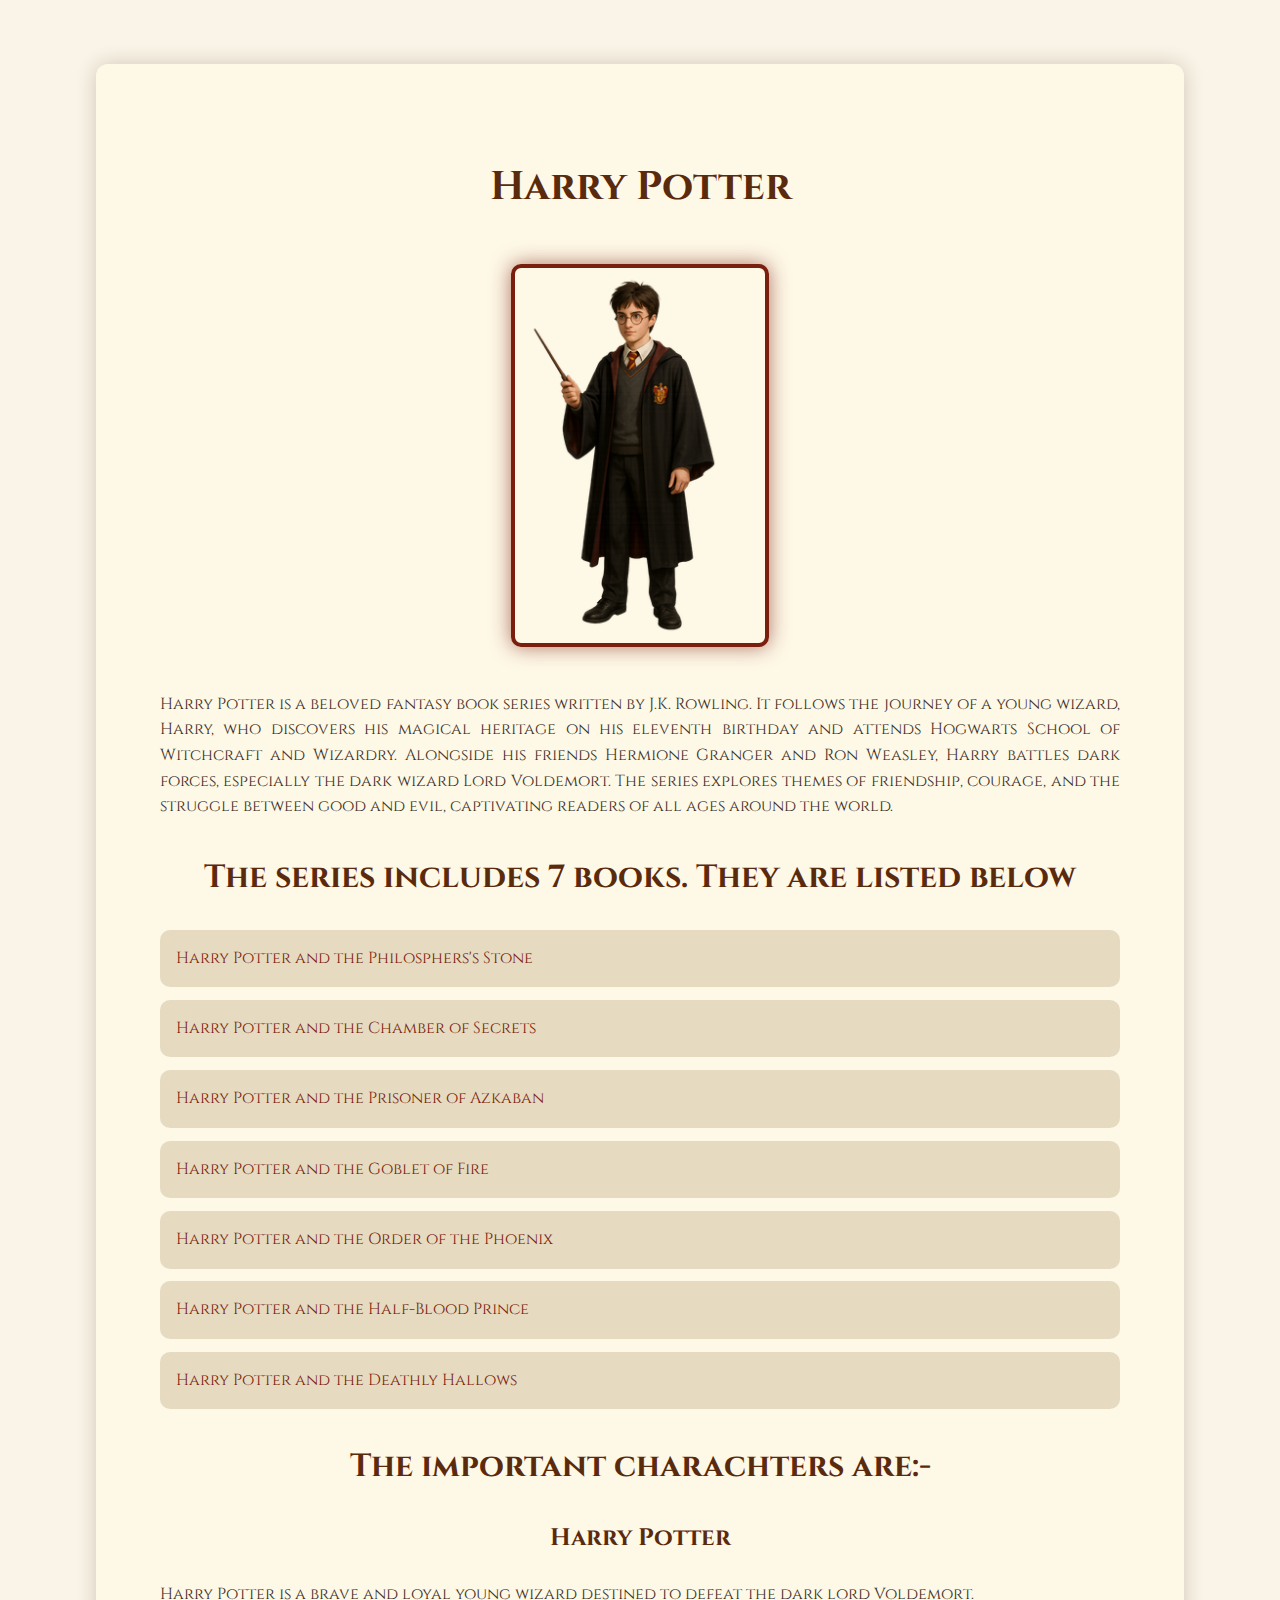
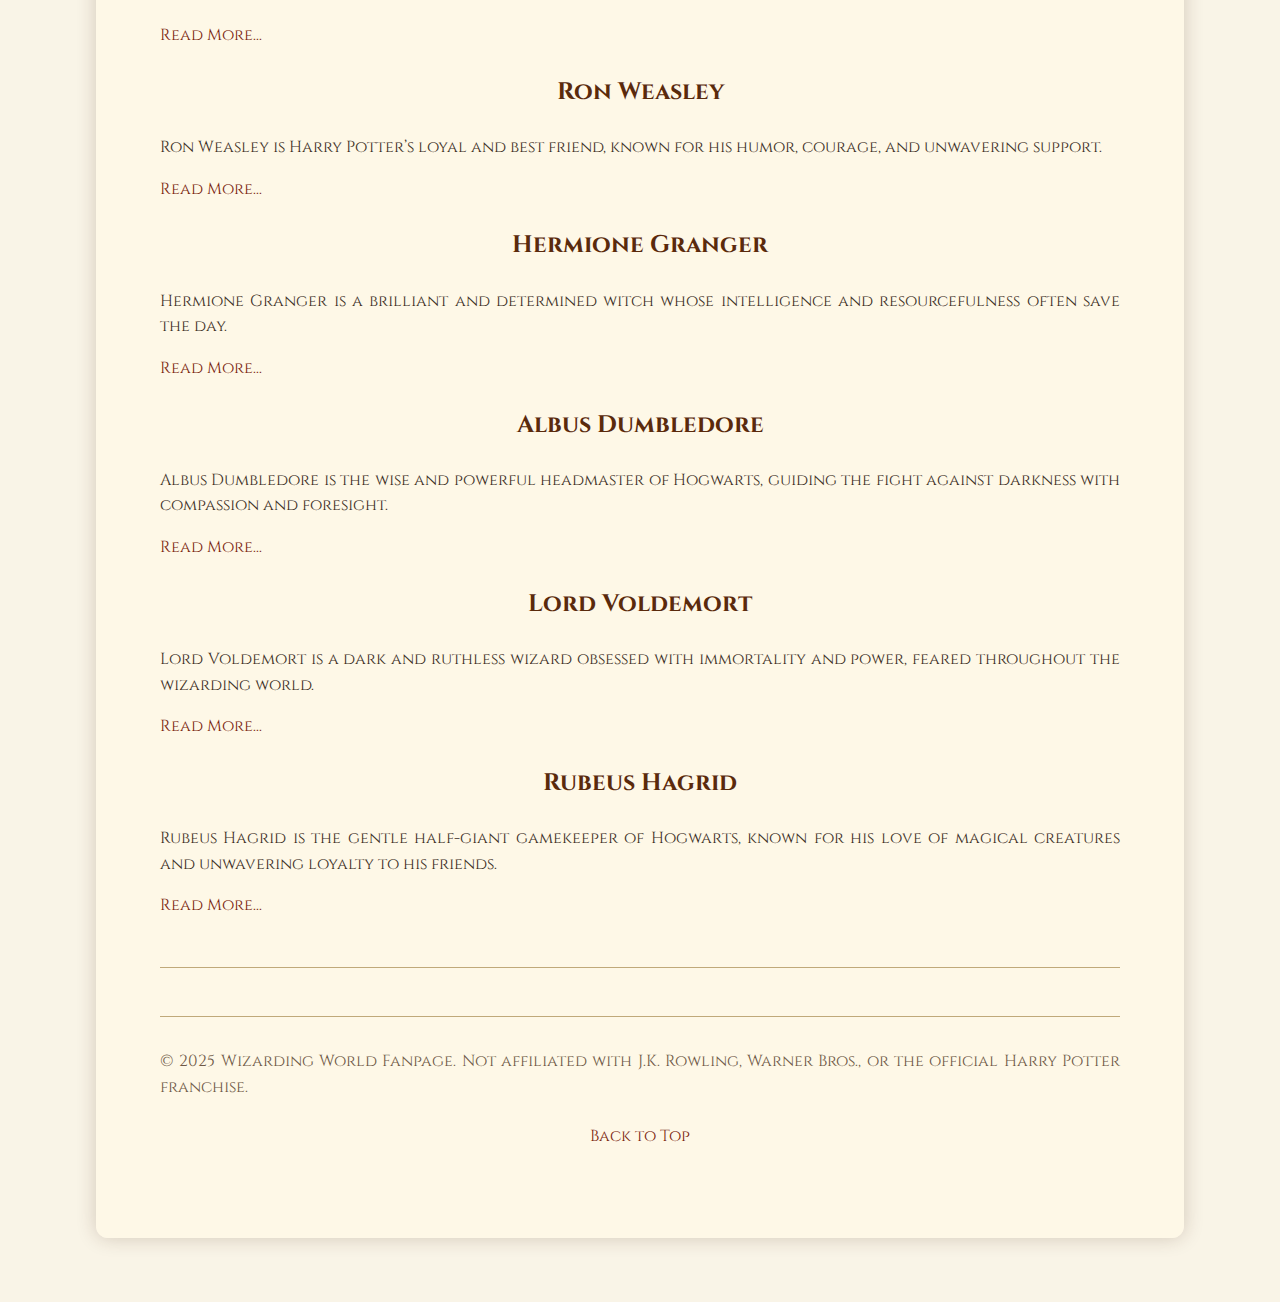
<file: index.html>
<!DOCTYPE>
  <html>
    <head>
      <title>Harry Potter Central</title>
      <link href="https://fonts.googleapis.com/css2?family=Cinzel&display=swap" rel="stylesheet">
      <link rel="stylesheet" href="style.css">
    </head>
    <body>
      <main>
       <header>
        <h1 id="h1">Harry Potter</h1>
        <img src="img/HarryPotter.png" class="profile-pic">
        <p>Harry Potter is a beloved fantasy book series written by J.K. Rowling. It follows the journey of a young wizard, Harry, who discovers his magical heritage on his eleventh birthday and attends Hogwarts School of Witchcraft and Wizardry. Alongside his friends Hermione Granger and Ron Weasley, Harry battles dark forces, especially the dark wizard Lord Voldemort. The series explores themes of friendship, courage, and the struggle between good and evil, captivating readers of all ages around the world.</p>
       </header>
          <h2>The series includes 7 books. They are listed below</h2>
          <ul id="ul">
            <li><a href="PhilosphersStone.html" target="_blank">Harry Potter and the Philosphers's Stone</a></li>
            <li><a href="ChamberofSecrects.html" target="_blank">Harry Potter and the Chamber of Secrets</a></li>
            <li><a href="Prisnor of Azkaban.html" target="_blank">Harry Potter and the Prisoner of Azkaban</a></li>
            <li><a href="Goblet of Fire.html" target="_blank">Harry Potter and the Goblet of Fire</a></li>
            <li><a href="Oder of Pheonix.html" target="_blank">Harry Potter and the Order of the Phoenix</a></li>
            <li><a href="Half-Blood Prince.html" target="_blank">Harry Potter and the Half-Blood Prince</a></li>
            <li><a href="Deathly Hallows.html" target="_blank">Harry Potter and the Deathly Hallows</a></li>
          </ul>
          <h2>The important charachters are:-</h2>
          <h3>Harry Potter</h3>
          <p>Harry Potter is a brave and loyal young wizard destined to defeat the dark lord Voldemort.</p>
          <a href="HarryPotter.html" target="_blank">Read More...</a>
          <h3>Ron Weasley</h3>
          <p>Ron Weasley is Harry Potter’s loyal and best friend, known for his humor, courage, and unwavering support.</p>
          <a href="RonWeasly.html" target="_blank">Read More...</a>
          <h3>Hermione Granger</h3>
          <p>Hermione Granger is a brilliant and determined witch whose intelligence and resourcefulness often save the day.</p>
          <a href="Hermione.html" target="_blank">Read More...</a>
          <h3>Albus Dumbledore</h3>
          <p>Albus Dumbledore is the wise and powerful headmaster of Hogwarts, guiding the fight against darkness with compassion and foresight.</p>
          <a href="DumbleDore.html" target="_blank">Read More...</a>
          <h3>Lord Voldemort</h3>
          <p>Lord Voldemort is a dark and ruthless wizard obsessed with immortality and power, feared throughout the wizarding world.</p>
          <a href="Voldemort.html" target="_blank">Read More...</a>
          <h3>Rubeus Hagrid</h3>
          <p>Rubeus Hagrid is the gentle half-giant gamekeeper of Hogwarts, known for his love of magical creatures and unwavering loyalty to his friends.</p>
          <a href="Hagrid.html" target="_blank">Read More...</a>
<hr>
        <footer>
          <p>&copy; 2025 Wizarding World Fanpage. Not affiliated with J.K. Rowling, Warner Bros., or the official Harry Potter franchise.</p>
        </footer>
          <a href="index.html">Back to Top</a>
      </main>
    </body>
  </html>
</file>
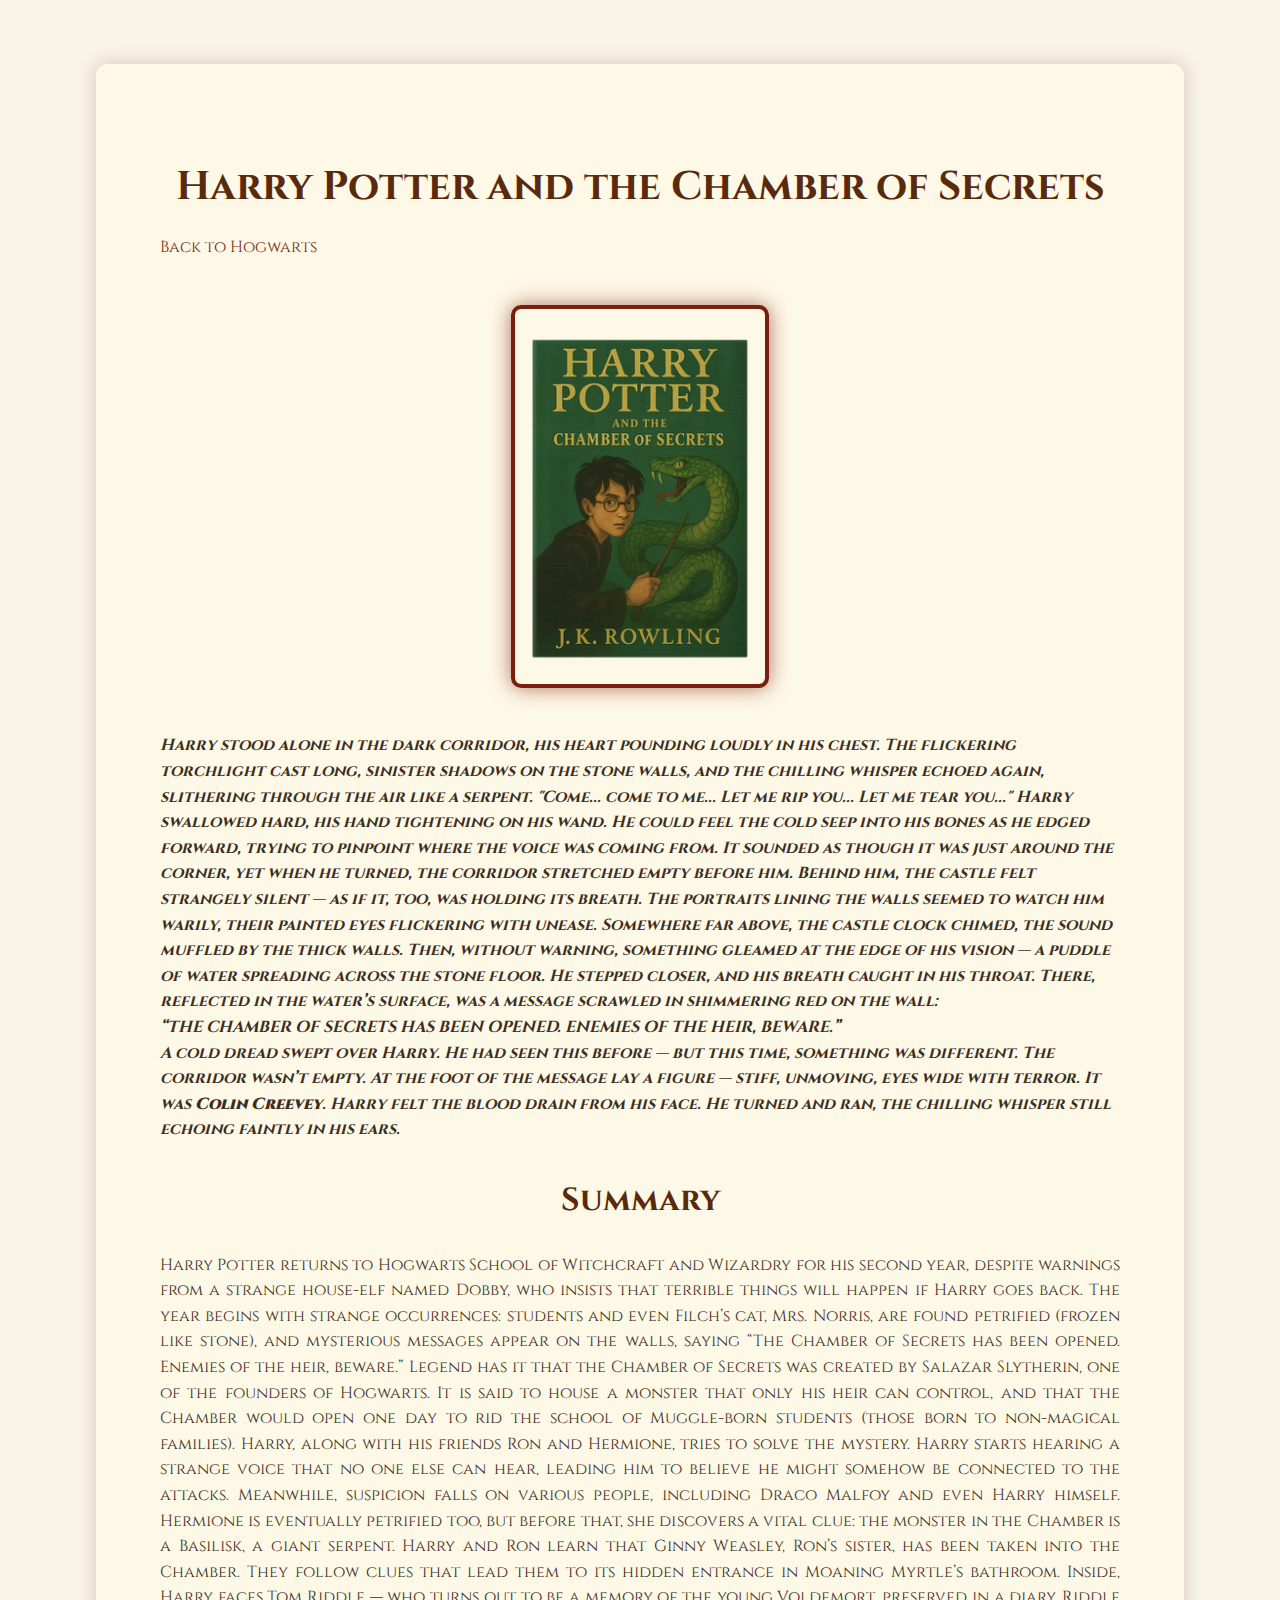
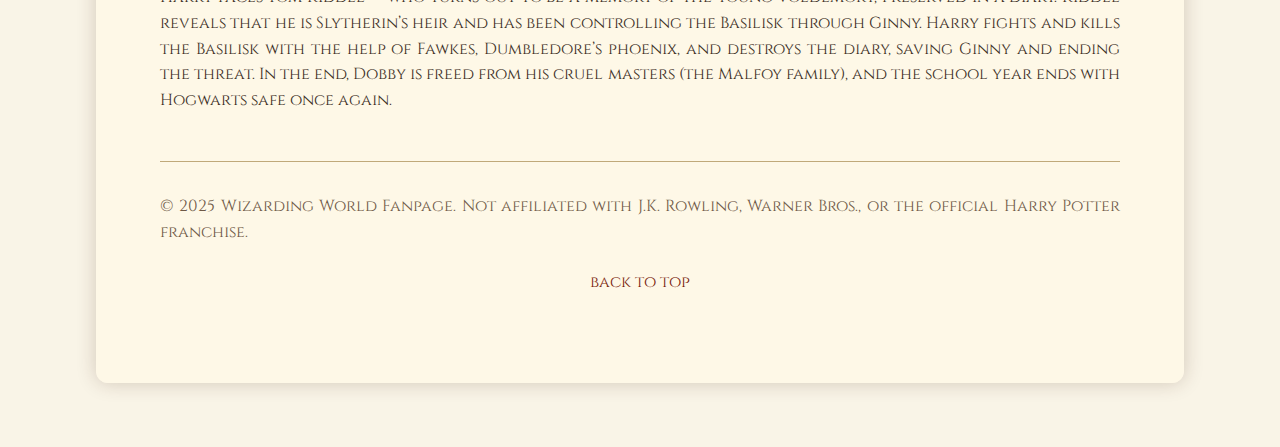
<file: ChamberofSecrects.html>
<!DOCTYPE>
  <html>
    <head>
      <title>Harry Potter and the Philosphers Stone</title>
      <link href="https://fonts.googleapis.com/css2?family=Cinzel&display=swap" rel="stylesheet">
      <link rel="stylesheet" href="style.css">
    </head>
    <body>
      <main>
          <h1>Harry Potter and the Chamber of Secrets</h1>
          <a href="index.html">Back to Hogwarts</a>
          <img src="img/CS.png">
          <address>
            <b>
              Harry stood alone in the dark corridor, his heart pounding loudly in his chest. The flickering torchlight cast long, sinister shadows on the stone walls, and the chilling whisper echoed again, slithering through the air like a serpent.
              "Come... come to me... Let me rip you... Let me tear you..."
              Harry swallowed hard, his hand tightening on his wand. He could feel the cold seep into his bones as he edged forward, trying to pinpoint where the voice was coming from. It sounded as though it was just around the corner, yet when he turned, the corridor stretched empty before him.
              Behind him, the castle felt strangely silent — as if it, too, was holding its breath. The portraits lining the walls seemed to watch him warily, their painted eyes flickering with unease. Somewhere far above, the castle clock chimed, the sound muffled by the thick walls.
              Then, without warning, something gleamed at the edge of his vision — a puddle of water spreading across the stone floor. He stepped closer, and his breath caught in his throat. There, reflected in the water’s surface, was a message scrawled in shimmering red on the wall:
<br>
              “THE CHAMBER OF SECRETS HAS BEEN OPENED. ENEMIES OF THE HEIR, BEWARE.”
<br>
              A cold dread swept over Harry. He had seen this before — but this time, something was different. The corridor wasn’t empty. At the foot of the message lay a figure — stiff, unmoving, eyes wide with terror.
              It was <strong>Colin Creevey</strong>.
              Harry felt the blood drain from his face. He turned and ran, the chilling whisper still echoing faintly in his ears.
            </b>
          </address>
          <h2>Summary</h2>
            <p>
              Harry Potter returns to Hogwarts School of Witchcraft and Wizardry for his second year, despite warnings from a strange house-elf named Dobby, who insists that terrible things will happen if Harry goes back. The year begins with strange occurrences: students and even Filch’s cat, Mrs. Norris, are found petrified (frozen like stone), and mysterious messages appear on the walls, saying “The Chamber of Secrets has been opened. Enemies of the heir, beware.”
    Legend has it that the Chamber of Secrets was created by Salazar Slytherin, one of the founders of Hogwarts. It is said to house a monster that only his heir can control, and that the Chamber would open one day to rid the school of Muggle-born students (those born to non-magical families).
    Harry, along with his friends Ron and Hermione, tries to solve the mystery. Harry starts hearing a strange voice that no one else can hear, leading him to believe he might somehow be connected to the attacks. Meanwhile, suspicion falls on various people, including Draco Malfoy and even Harry himself.
    Hermione is eventually petrified too, but before that, she discovers a vital clue: the monster in the Chamber is a Basilisk, a giant serpent. Harry and Ron learn that Ginny Weasley, Ron’s sister, has been taken into the Chamber. They follow clues that lead them to its hidden entrance in Moaning Myrtle’s bathroom.
    Inside, Harry faces Tom Riddle — who turns out to be a memory of the young Voldemort, preserved in a diary. Riddle reveals that he is Slytherin’s heir and has been controlling the Basilisk through Ginny. Harry fights and kills the Basilisk with the help of Fawkes, Dumbledore’s phoenix, and destroys the diary, saving Ginny and ending the threat.
    In the end, Dobby is freed from his cruel masters (the Malfoy family), and the school year ends with Hogwarts safe once again.
            </p>
            <footer>
              <p>&copy; 2025 Wizarding World Fanpage. Not affiliated with J.K. Rowling, Warner Bros., or the official Harry Potter franchise.</p>
            </footer>
            <a href="ChamberofSecrects.html">back to top</a>
      </main>
    </body>
  </html>
</file>
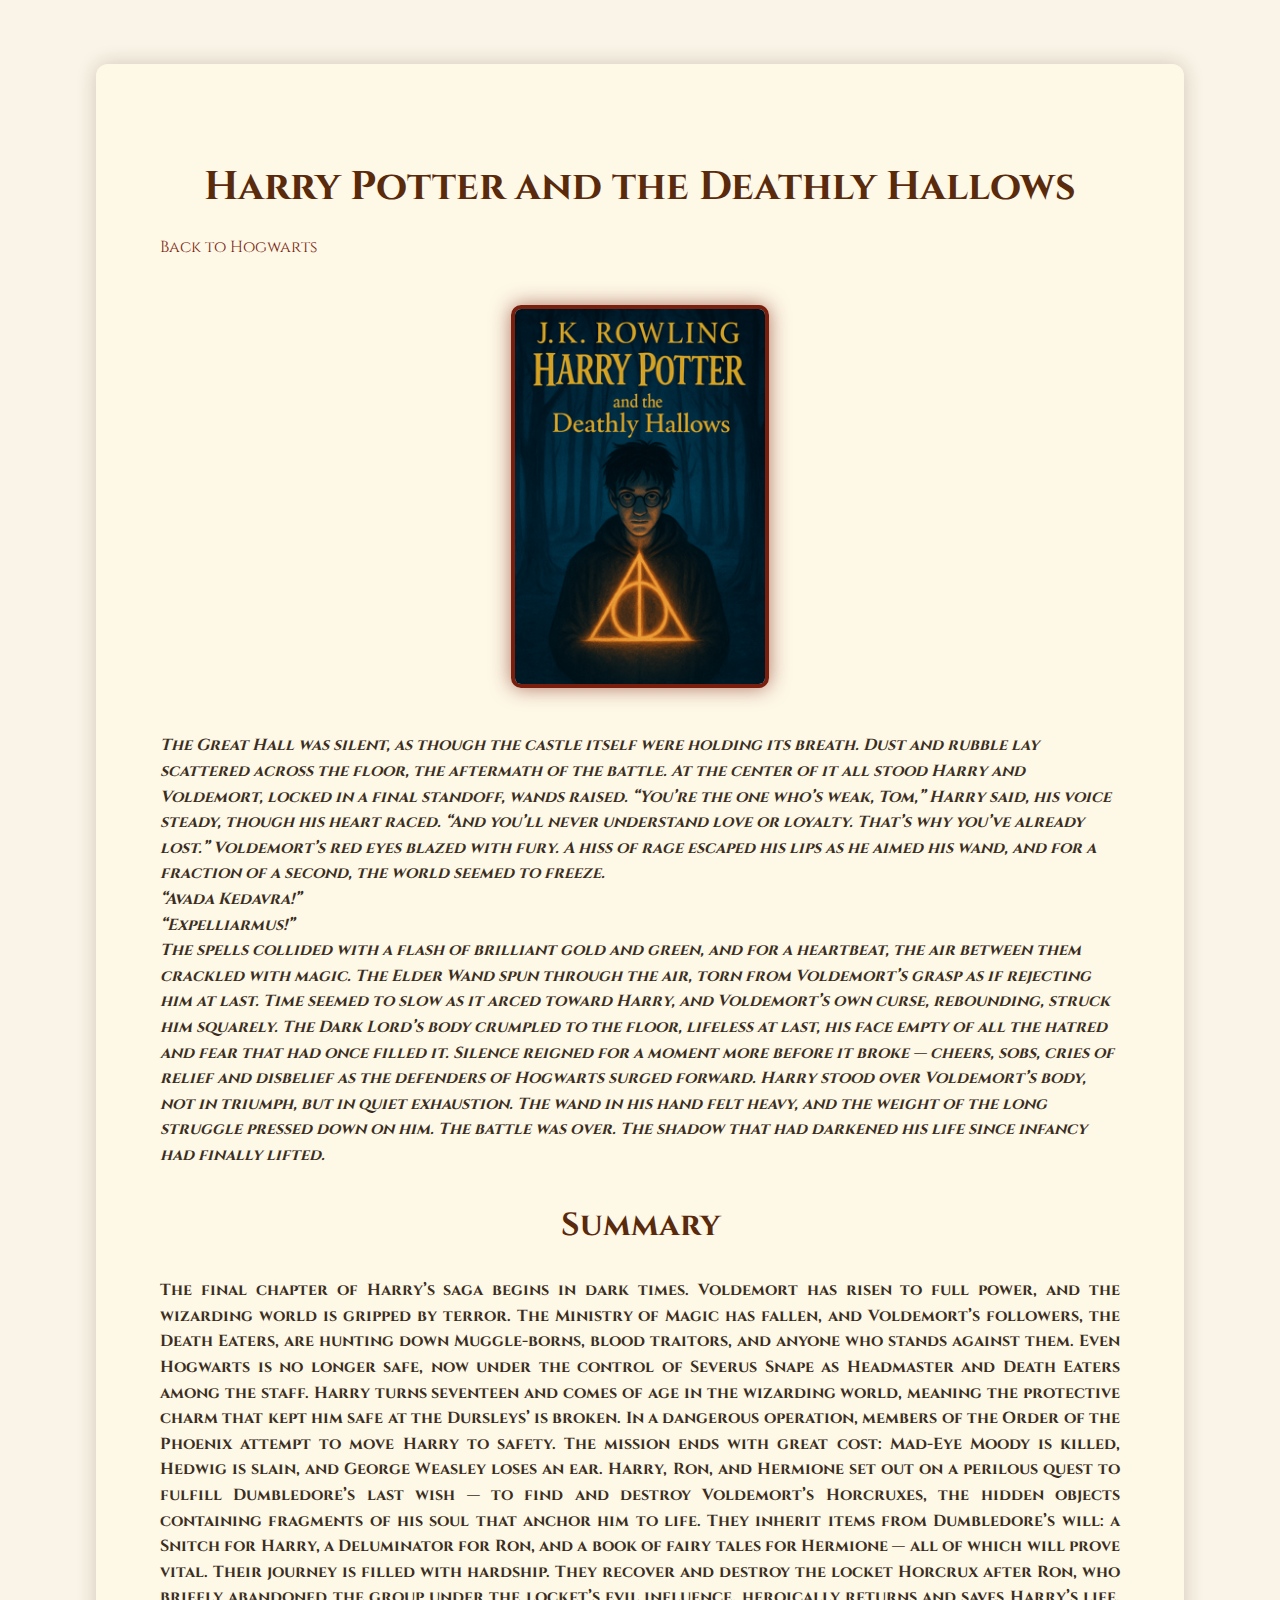
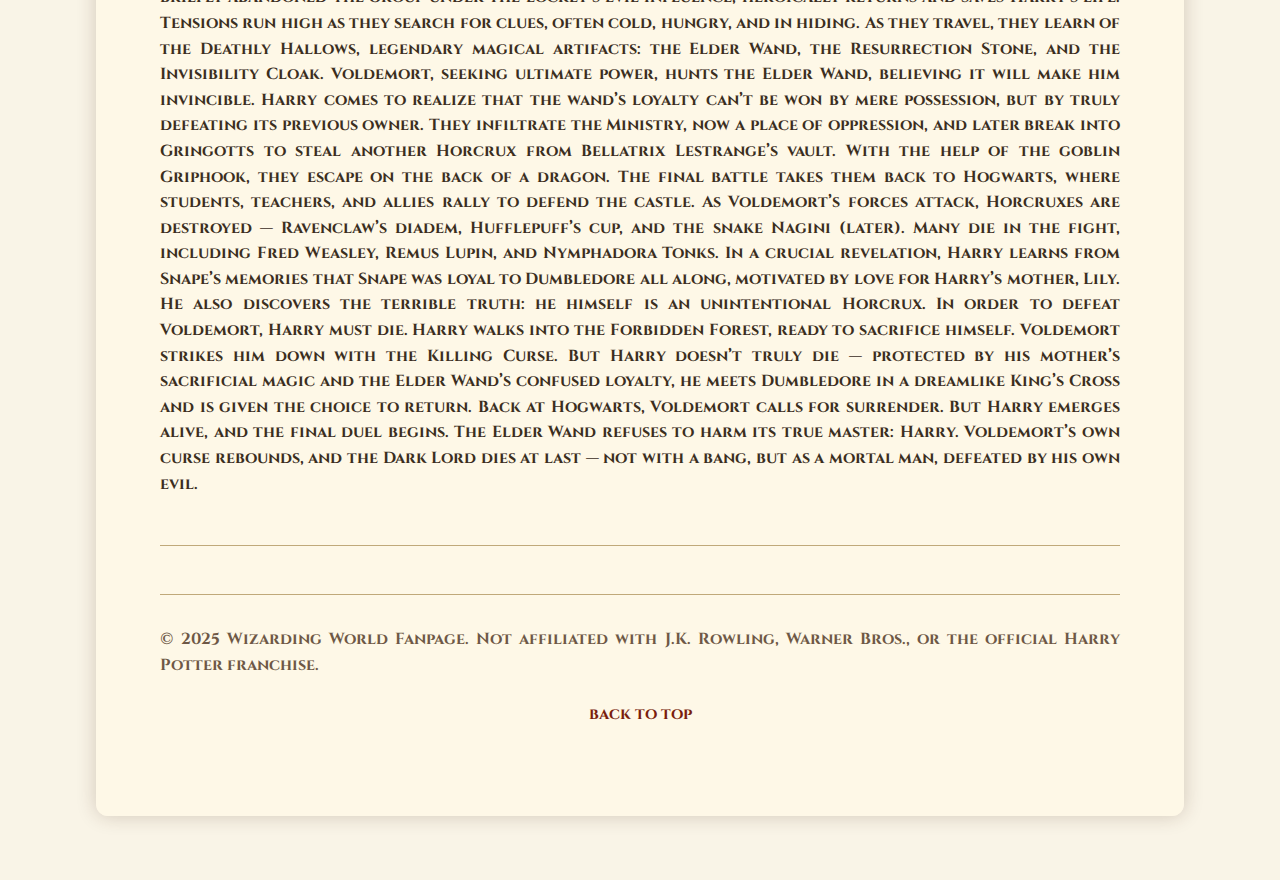
<file: Deathly Hallows.html>
<!DOCTYPE>
  <html>
    <head>
      <title>Harry Potter and the Philosphers Stone</title>
      <link href="https://fonts.googleapis.com/css2?family=Cinzel&display=swap" rel="stylesheet">
      <link rel="stylesheet" href="style.css">
    </head>
    <body>
      <main>
          <h1>Harry Potter and the Deathly Hallows</h1>
          <a href="index.html">Back to Hogwarts</a>
          <img src="img/DH.png" class="profile-pic">
          <address>
            <b>
              The Great Hall was silent, as though the castle itself were holding its breath. Dust and rubble lay scattered across the floor, the aftermath of the battle. At the center of it all stood Harry and Voldemort, locked in a final standoff, wands raised.
“You’re the one who’s weak, Tom,” Harry said, his voice steady, though his heart raced. “And you’ll never understand love or loyalty. That’s why you’ve already lost.”
Voldemort’s red eyes blazed with fury. A hiss of rage escaped his lips as he aimed his wand, and for a fraction of a second, the world seemed to freeze.
<br>
<e>“Avada Kedavra!”</e>
<br>
<e>“Expelliarmus!”</e>
<br>
The spells collided with a flash of brilliant gold and green, and for a heartbeat, the air between them crackled with magic. The Elder Wand spun through the air, torn from Voldemort’s grasp as if rejecting him at last. Time seemed to slow as it arced toward Harry, and Voldemort’s own curse, rebounding, struck him squarely.
The Dark Lord’s body crumpled to the floor, lifeless at last, his face empty of all the hatred and fear that had once filled it. Silence reigned for a moment more before it broke — cheers, sobs, cries of relief and disbelief as the defenders of Hogwarts surged forward.
Harry stood over Voldemort’s body, not in triumph, but in quiet exhaustion. The wand in his hand felt heavy, and the weight of the long struggle pressed down on him. The battle was over. The shadow that had darkened his life since infancy had finally lifted.
          </address>
          <h2>Summary</h2>
            <p>
            The final chapter of Harry’s saga begins in dark times. Voldemort has risen to full power, and the wizarding world is gripped by terror. The Ministry of Magic has fallen, and Voldemort’s followers, the Death Eaters, are hunting down Muggle-borns, blood traitors, and anyone who stands against them. Even Hogwarts is no longer safe, now under the control of Severus Snape as Headmaster and Death Eaters among the staff.
  Harry turns seventeen and comes of age in the wizarding world, meaning the protective charm that kept him safe at the Dursleys’ is broken. In a dangerous operation, members of the Order of the Phoenix attempt to move Harry to safety. The mission ends with great cost: Mad-Eye Moody is killed, Hedwig is slain, and George Weasley loses an ear.
  Harry, Ron, and Hermione set out on a perilous quest to fulfill Dumbledore’s last wish — to find and destroy Voldemort’s Horcruxes, the hidden objects containing fragments of his soul that anchor him to life. They inherit items from Dumbledore’s will: a Snitch for Harry, a Deluminator for Ron, and a book of fairy tales for Hermione — all of which will prove vital.
  Their journey is filled with hardship. They recover and destroy the locket Horcrux after Ron, who briefly abandoned the group under the locket’s evil influence, heroically returns and saves Harry’s life. Tensions run high as they search for clues, often cold, hungry, and in hiding.
  As they travel, they learn of the Deathly Hallows, legendary magical artifacts: the Elder Wand, the Resurrection Stone, and the Invisibility Cloak. Voldemort, seeking ultimate power, hunts the Elder Wand, believing it will make him invincible. Harry comes to realize that the wand’s loyalty can’t be won by mere possession, but by truly defeating its previous owner.
  They infiltrate the Ministry, now a place of oppression, and later break into Gringotts to steal another Horcrux from Bellatrix Lestrange’s vault. With the help of the goblin Griphook, they escape on the back of a dragon.
  The final battle takes them back to Hogwarts, where students, teachers, and allies rally to defend the castle. As Voldemort’s forces attack, Horcruxes are destroyed — Ravenclaw’s diadem, Hufflepuff’s cup, and the snake Nagini (later). Many die in the fight, including Fred Weasley, Remus Lupin, and Nymphadora Tonks.
  In a crucial revelation, Harry learns from Snape’s memories that Snape was loyal to Dumbledore all along, motivated by love for Harry’s mother, Lily. He also discovers the terrible truth: he himself is an unintentional Horcrux. In order to defeat Voldemort, Harry must die.
  Harry walks into the Forbidden Forest, ready to sacrifice himself. Voldemort strikes him down with the Killing Curse. But Harry doesn’t truly die — protected by his mother’s sacrificial magic and the Elder Wand’s confused loyalty, he meets Dumbledore in a dreamlike King’s Cross and is given the choice to return.
  Back at Hogwarts, Voldemort calls for surrender. But Harry emerges alive, and the final duel begins. The Elder Wand refuses to harm its true master: Harry. Voldemort’s own curse rebounds, and the Dark Lord dies at last — not with a bang, but as a mortal man, defeated by his own evil.
            </p>
<hr>
            <footer>
              <p>&copy; 2025 Wizarding World Fanpage. Not affiliated with J.K. Rowling, Warner Bros., or the official Harry Potter franchise.</p>
            </footer>
            <a href="Deathly Hallows.html">back to top</a>
      </main>
    </body>
  </html>
</file>
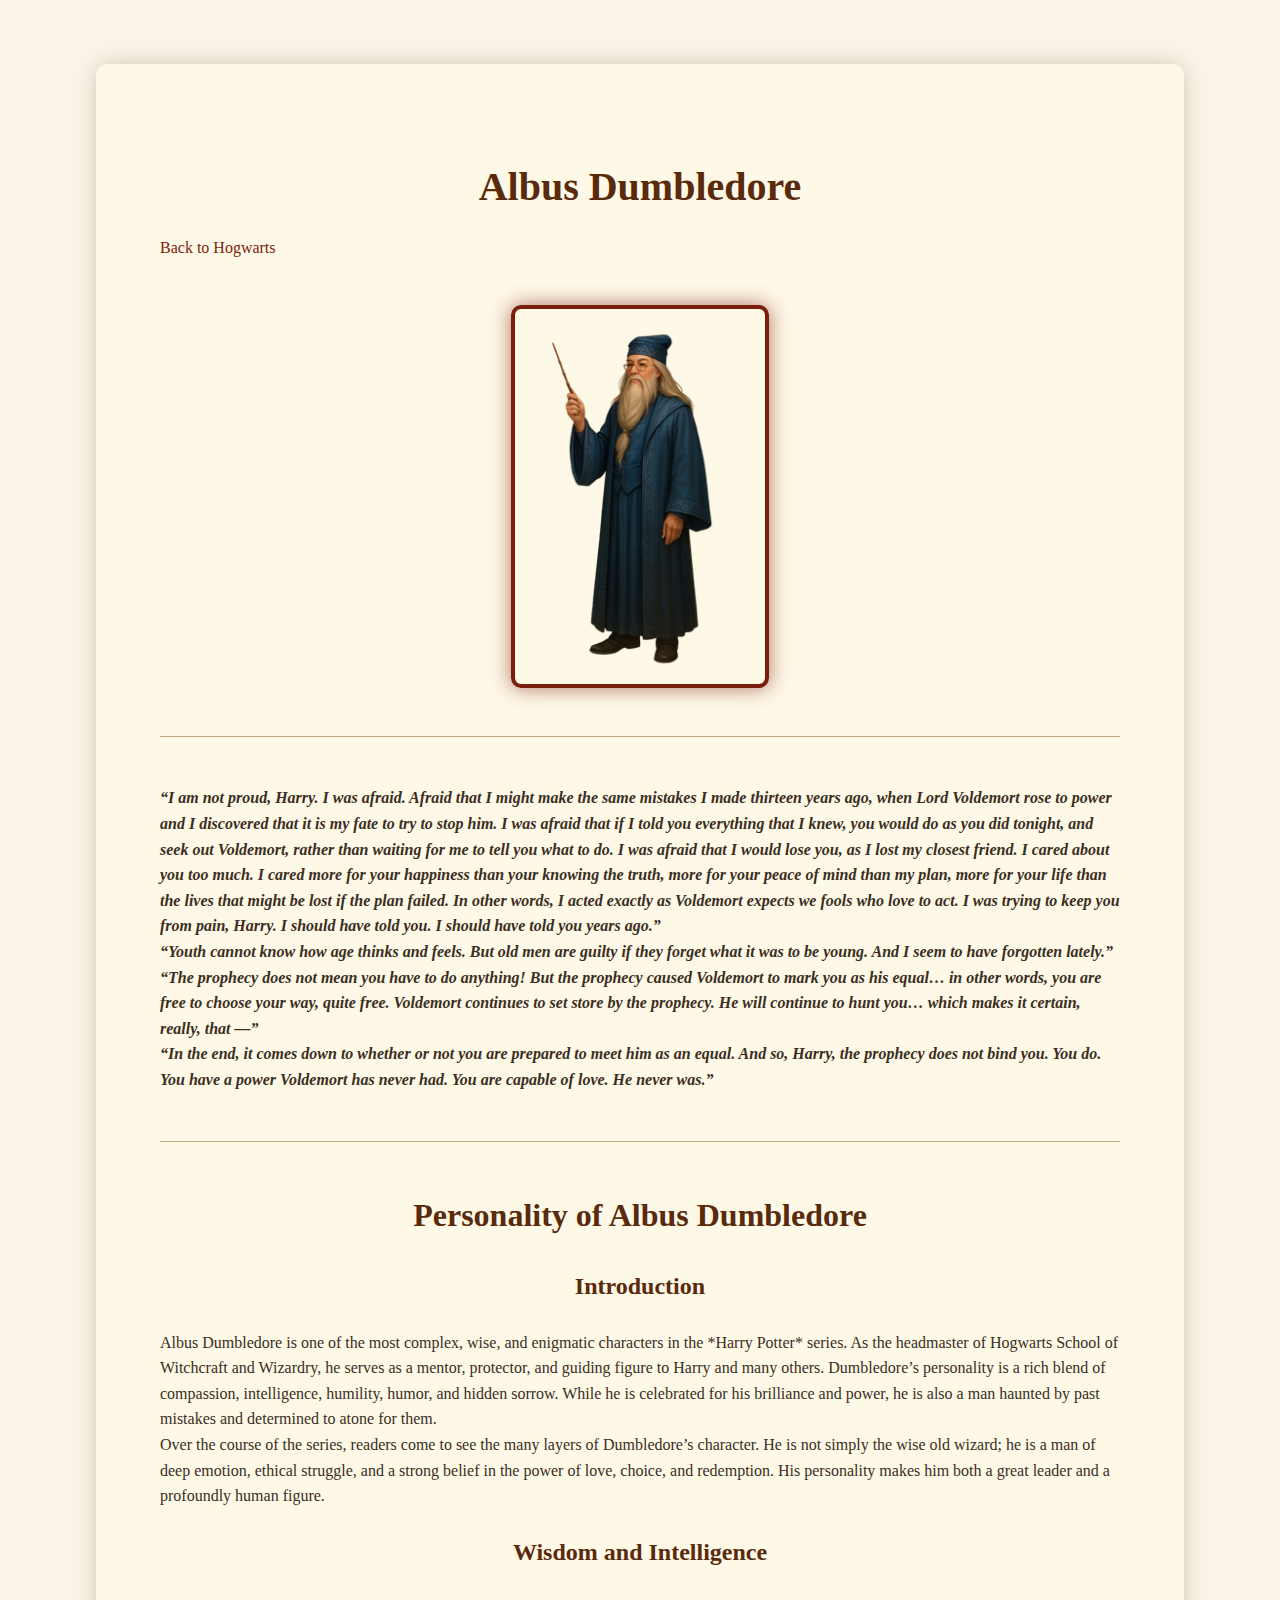
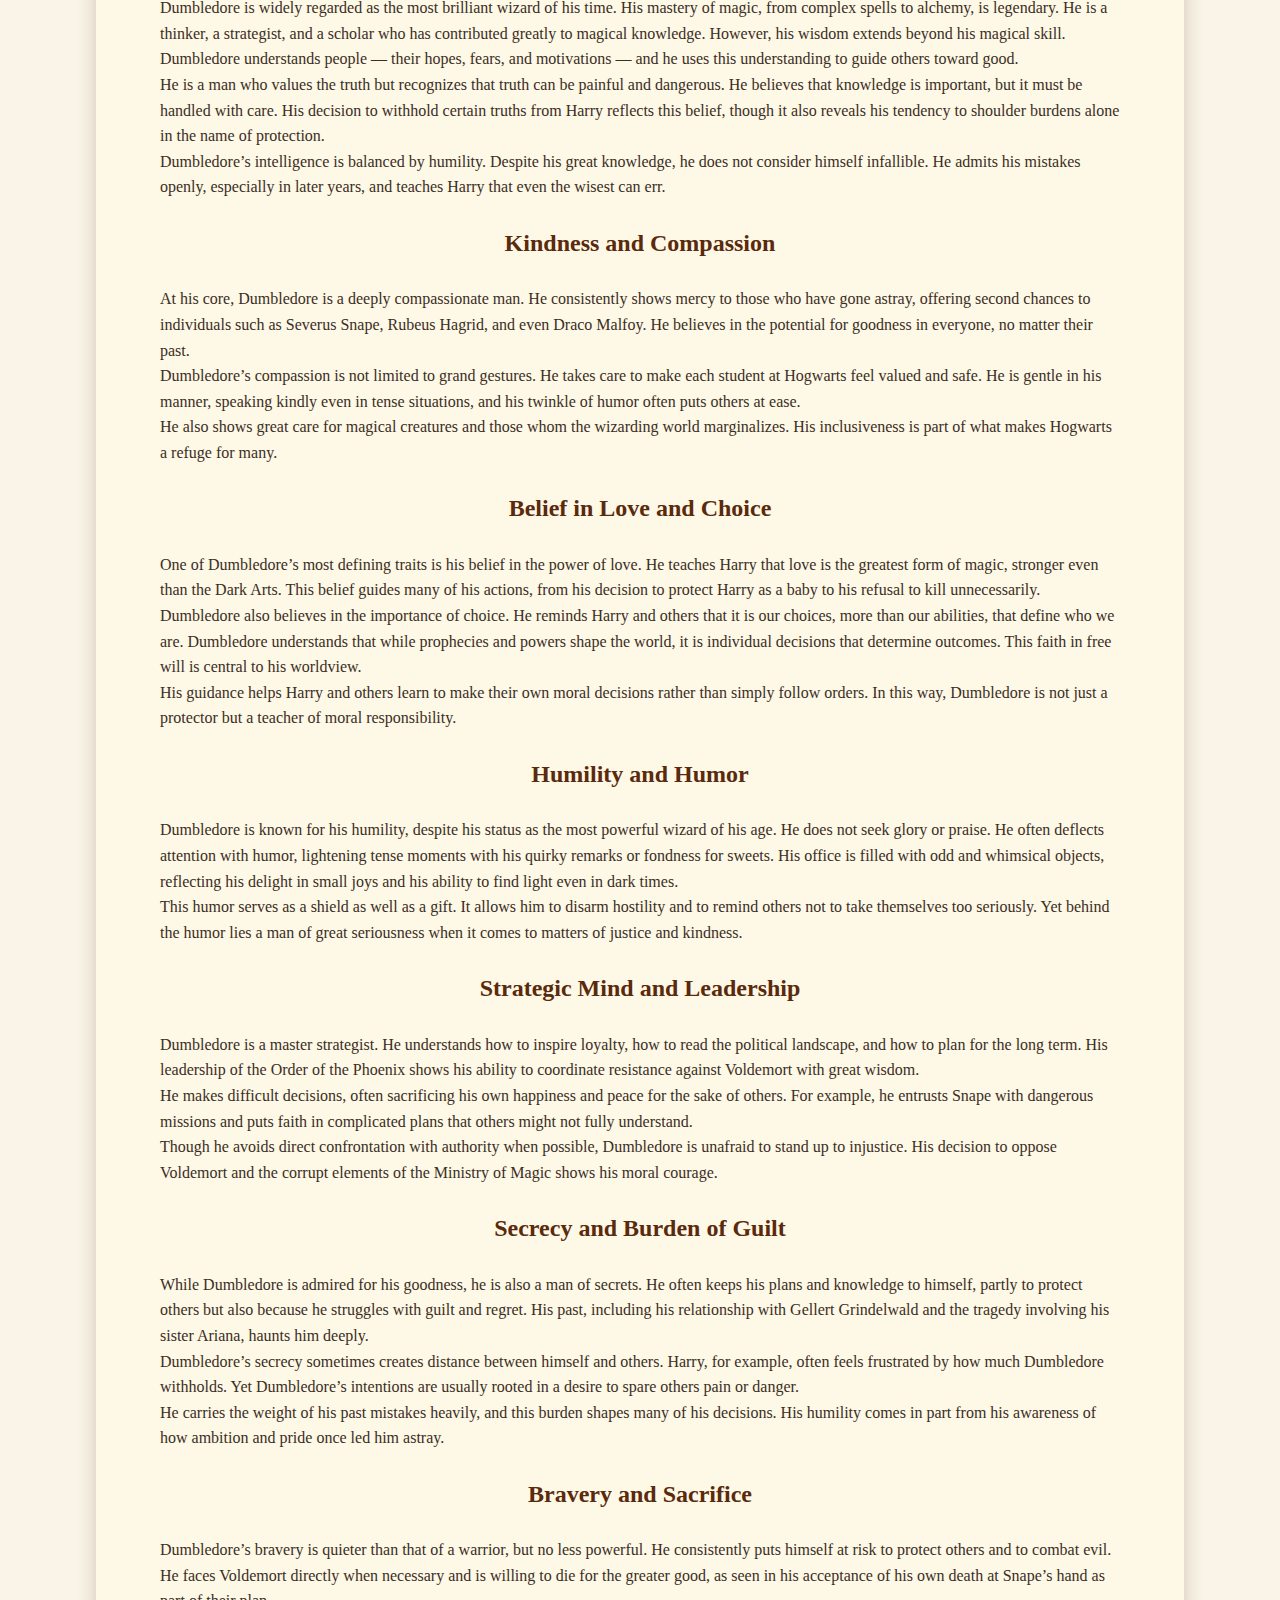
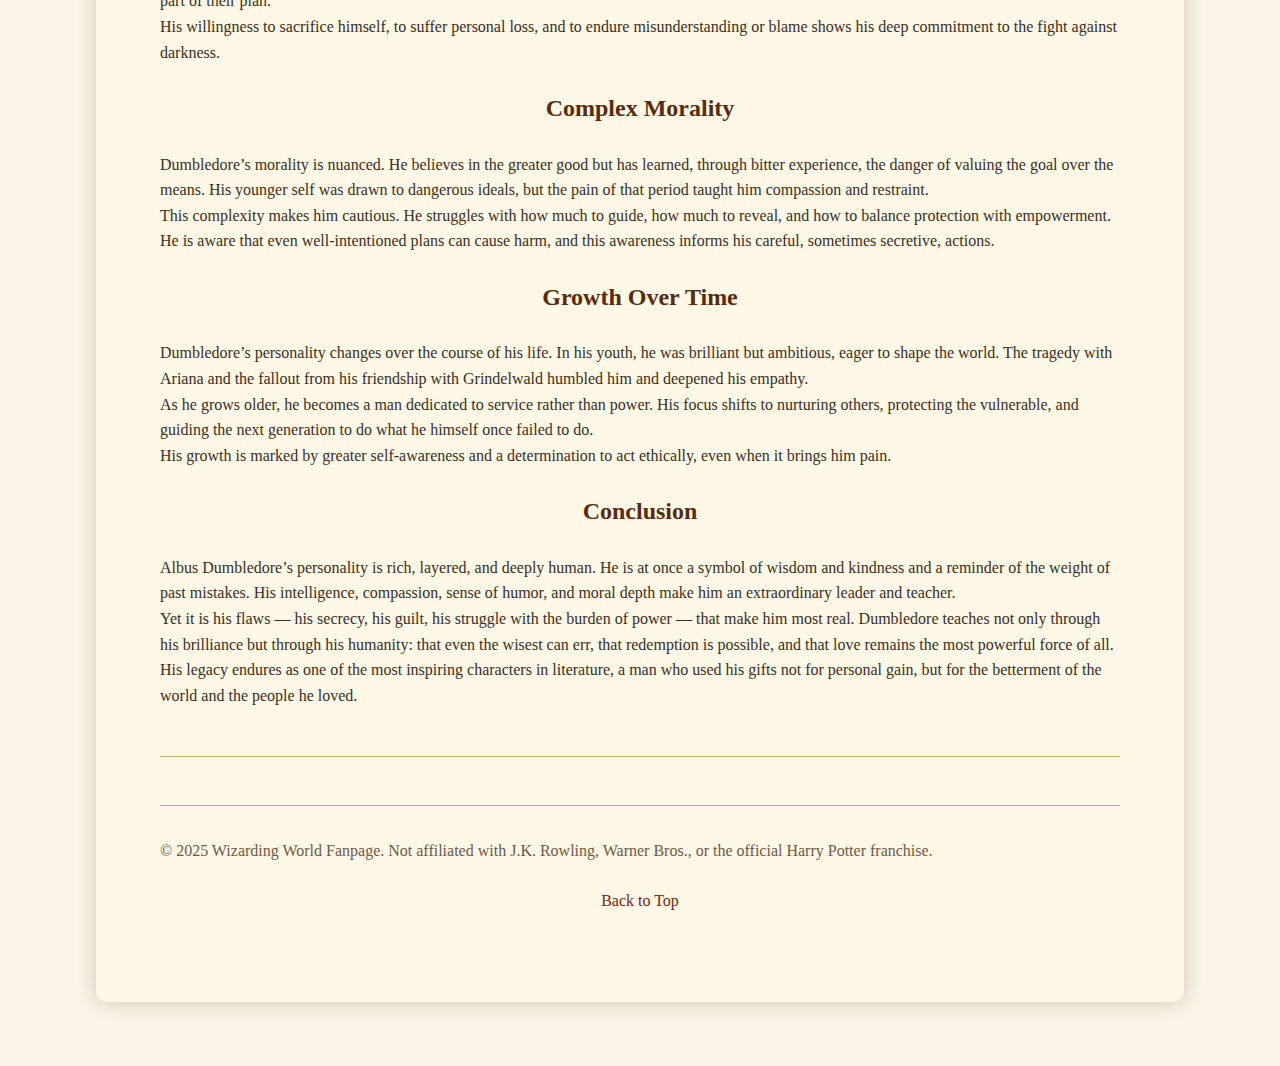
<file: DumbleDore.html>
<!doctype>
  <html lang="en" dir="ltr">
    <head>
      <meta charset="utf-8">
      <title>Albus Dumbledore</title>
      <link rel="stylesheet" href="style.css">
    </head>
    <body>
      <main>
            <h1>Albus Dumbledore</h1>
              <a href="index.html">Back to Hogwarts</a>
            <img src="img/AD.png" class="profile-pic">
            <address>
              <b>
<hr>
“I am not proud, Harry. I was afraid. Afraid that I might make the same mistakes I made thirteen years ago, when Lord Voldemort rose to power and I discovered that it is my fate to try to stop him. I was afraid that if I told you everything that I knew, you would do as you did tonight, and seek out Voldemort, rather than waiting for me to tell you what to do. I was afraid that I would lose you, as I lost my closest friend. I cared about you too much. I cared more for your happiness than your knowing the truth, more for your peace of mind than my plan, more for your life than the lives that might be lost if the plan failed. In other words, I acted exactly as Voldemort expects we fools who love to act. I was trying to keep you from pain, Harry. I should have told you. I should have told you years ago.”
<br>
“Youth cannot know how age thinks and feels. But old men are guilty if they forget what it was to be young. And I seem to have forgotten lately.”
<br>
“The prophecy does not mean you have to do anything! But the prophecy caused Voldemort to mark you as his equal… in other words, you are free to choose your way, quite free. Voldemort continues to set store by the prophecy. He will continue to hunt you… which makes it certain, really, that —”
<br>
“In the end, it comes down to whether or not you are prepared to meet him as an equal. And so, Harry, the prophecy does not bind you. You do. You have a power Voldemort has never had. You are capable of love. He never was.”
<hr>
              </b>
            </address>
            <h2>Personality of Albus Dumbledore</h2>
<h3>Introduction</h3> Albus Dumbledore is one of the most complex, wise, and enigmatic characters in the *Harry Potter* series. As the headmaster of Hogwarts School of Witchcraft and Wizardry, he serves as a mentor, protector, and guiding figure to Harry and many others. Dumbledore’s personality is a rich blend of compassion, intelligence, humility, humor, and hidden sorrow. While he is celebrated for his brilliance and power, he is also a man haunted by past mistakes and determined to atone for them.
<br>
Over the course of the series, readers come to see the many layers of Dumbledore’s character. He is not simply the wise old wizard; he is a man of deep emotion, ethical struggle, and a strong belief in the power of love, choice, and redemption. His personality makes him both a great leader and a profoundly human figure.
<br>

<h3>Wisdom and Intelligence</h3> Dumbledore is widely regarded as the most brilliant wizard of his time. His mastery of magic, from complex spells to alchemy, is legendary. He is a thinker, a strategist, and a scholar who has contributed greatly to magical knowledge. However, his wisdom extends beyond his magical skill. Dumbledore understands people — their hopes, fears, and motivations — and he uses this understanding to guide others toward good. <br>
He is a man who values the truth but recognizes that truth can be painful and dangerous. He believes that knowledge is important, but it must be handled with care. His decision to withhold certain truths from Harry reflects this belief, though it also reveals his tendency to shoulder burdens alone in the name of protection.
<br>

Dumbledore’s intelligence is balanced by humility. Despite his great knowledge, he does not consider himself infallible. He admits his mistakes openly, especially in later years, and teaches Harry that even the wisest can err.
<br>

<h3>Kindness and Compassion</h3> At his core, Dumbledore is a deeply compassionate man. He consistently shows mercy to those who have gone astray, offering second chances to individuals such as Severus Snape, Rubeus Hagrid, and even Draco Malfoy. He believes in the potential for goodness in everyone, no matter their past. <br>
Dumbledore’s compassion is not limited to grand gestures. He takes care to make each student at Hogwarts feel valued and safe. He is gentle in his manner, speaking kindly even in tense situations, and his twinkle of humor often puts others at ease.
<br>

He also shows great care for magical creatures and those whom the wizarding world marginalizes. His inclusiveness is part of what makes Hogwarts a refuge for many.
<br>

<h3>Belief in Love and Choice</h3> One of Dumbledore’s most defining traits is his belief in the power of love. He teaches Harry that love is the greatest form of magic, stronger even than the Dark Arts. This belief guides many of his actions, from his decision to protect Harry as a baby to his refusal to kill unnecessarily. <br>
Dumbledore also believes in the importance of choice. He reminds Harry and others that it is our choices, more than our abilities, that define who we are. Dumbledore understands that while prophecies and powers shape the world, it is individual decisions that determine outcomes. This faith in free will is central to his worldview.
<br>

His guidance helps Harry and others learn to make their own moral decisions rather than simply follow orders. In this way, Dumbledore is not just a protector but a teacher of moral responsibility.
<br>

<h3>Humility and Humor</h3> Dumbledore is known for his humility, despite his status as the most powerful wizard of his age. He does not seek glory or praise. He often deflects attention with humor, lightening tense moments with his quirky remarks or fondness for sweets. His office is filled with odd and whimsical objects, reflecting his delight in small joys and his ability to find light even in dark times. <br>
This humor serves as a shield as well as a gift. It allows him to disarm hostility and to remind others not to take themselves too seriously. Yet behind the humor lies a man of great seriousness when it comes to matters of justice and kindness.
<br>

<h3>Strategic Mind and Leadership</h3> Dumbledore is a master strategist. He understands how to inspire loyalty, how to read the political landscape, and how to plan for the long term. His leadership of the Order of the Phoenix shows his ability to coordinate resistance against Voldemort with great wisdom. <br>
He makes difficult decisions, often sacrificing his own happiness and peace for the sake of others. For example, he entrusts Snape with dangerous missions and puts faith in complicated plans that others might not fully understand.
<br>

Though he avoids direct confrontation with authority when possible, Dumbledore is unafraid to stand up to injustice. His decision to oppose Voldemort and the corrupt elements of the Ministry of Magic shows his moral courage.
<br>

<h3>Secrecy and Burden of Guilt</h3> While Dumbledore is admired for his goodness, he is also a man of secrets. He often keeps his plans and knowledge to himself, partly to protect others but also because he struggles with guilt and regret. His past, including his relationship with Gellert Grindelwald and the tragedy involving his sister Ariana, haunts him deeply. <br>
Dumbledore’s secrecy sometimes creates distance between himself and others. Harry, for example, often feels frustrated by how much Dumbledore withholds. Yet Dumbledore’s intentions are usually rooted in a desire to spare others pain or danger.
<br>

He carries the weight of his past mistakes heavily, and this burden shapes many of his decisions. His humility comes in part from his awareness of how ambition and pride once led him astray.
<br>

<h3>Bravery and Sacrifice</h3> Dumbledore’s bravery is quieter than that of a warrior, but no less powerful. He consistently puts himself at risk to protect others and to combat evil. He faces Voldemort directly when necessary and is willing to die for the greater good, as seen in his acceptance of his own death at Snape’s hand as part of their plan. <br>
His willingness to sacrifice himself, to suffer personal loss, and to endure misunderstanding or blame shows his deep commitment to the fight against darkness.
<br>

<h3>Complex Morality</h3> Dumbledore’s morality is nuanced. He believes in the greater good but has learned, through bitter experience, the danger of valuing the goal over the means. His younger self was drawn to dangerous ideals, but the pain of that period taught him compassion and restraint. <br>
This complexity makes him cautious. He struggles with how much to guide, how much to reveal, and how to balance protection with empowerment. He is aware that even well-intentioned plans can cause harm, and this awareness informs his careful, sometimes secretive, actions.
<br>

<h3>Growth Over Time</h3> Dumbledore’s personality changes over the course of his life. In his youth, he was brilliant but ambitious, eager to shape the world. The tragedy with Ariana and the fallout from his friendship with Grindelwald humbled him and deepened his empathy. <br>
As he grows older, he becomes a man dedicated to service rather than power. His focus shifts to nurturing others, protecting the vulnerable, and guiding the next generation to do what he himself once failed to do.
<br>

His growth is marked by greater self-awareness and a determination to act ethically, even when it brings him pain.
<br>

<h3>Conclusion</h3> Albus Dumbledore’s personality is rich, layered, and deeply human. He is at once a symbol of wisdom and kindness and a reminder of the weight of past mistakes. His intelligence, compassion, sense of humor, and moral depth make him an extraordinary leader and teacher. <br>
Yet it is his flaws — his secrecy, his guilt, his struggle with the burden of power — that make him most real. Dumbledore teaches not only through his brilliance but through his humanity: that even the wisest can err, that redemption is possible, and that love remains the most powerful force of all.
<br>

His legacy endures as one of the most inspiring characters in literature, a man who used his gifts not for personal gain, but for the betterment of the world and the people he loved.
<br>
<hr>
            <footer>
              <p>&copy; 2025 Wizarding World Fanpage. Not affiliated with J.K. Rowling, Warner Bros., or the official Harry Potter franchise.</p>
            </footer>
            <a href="DumbleDore.html">Back to Top</a>
      </main>
    </body>
  </html>
</file>
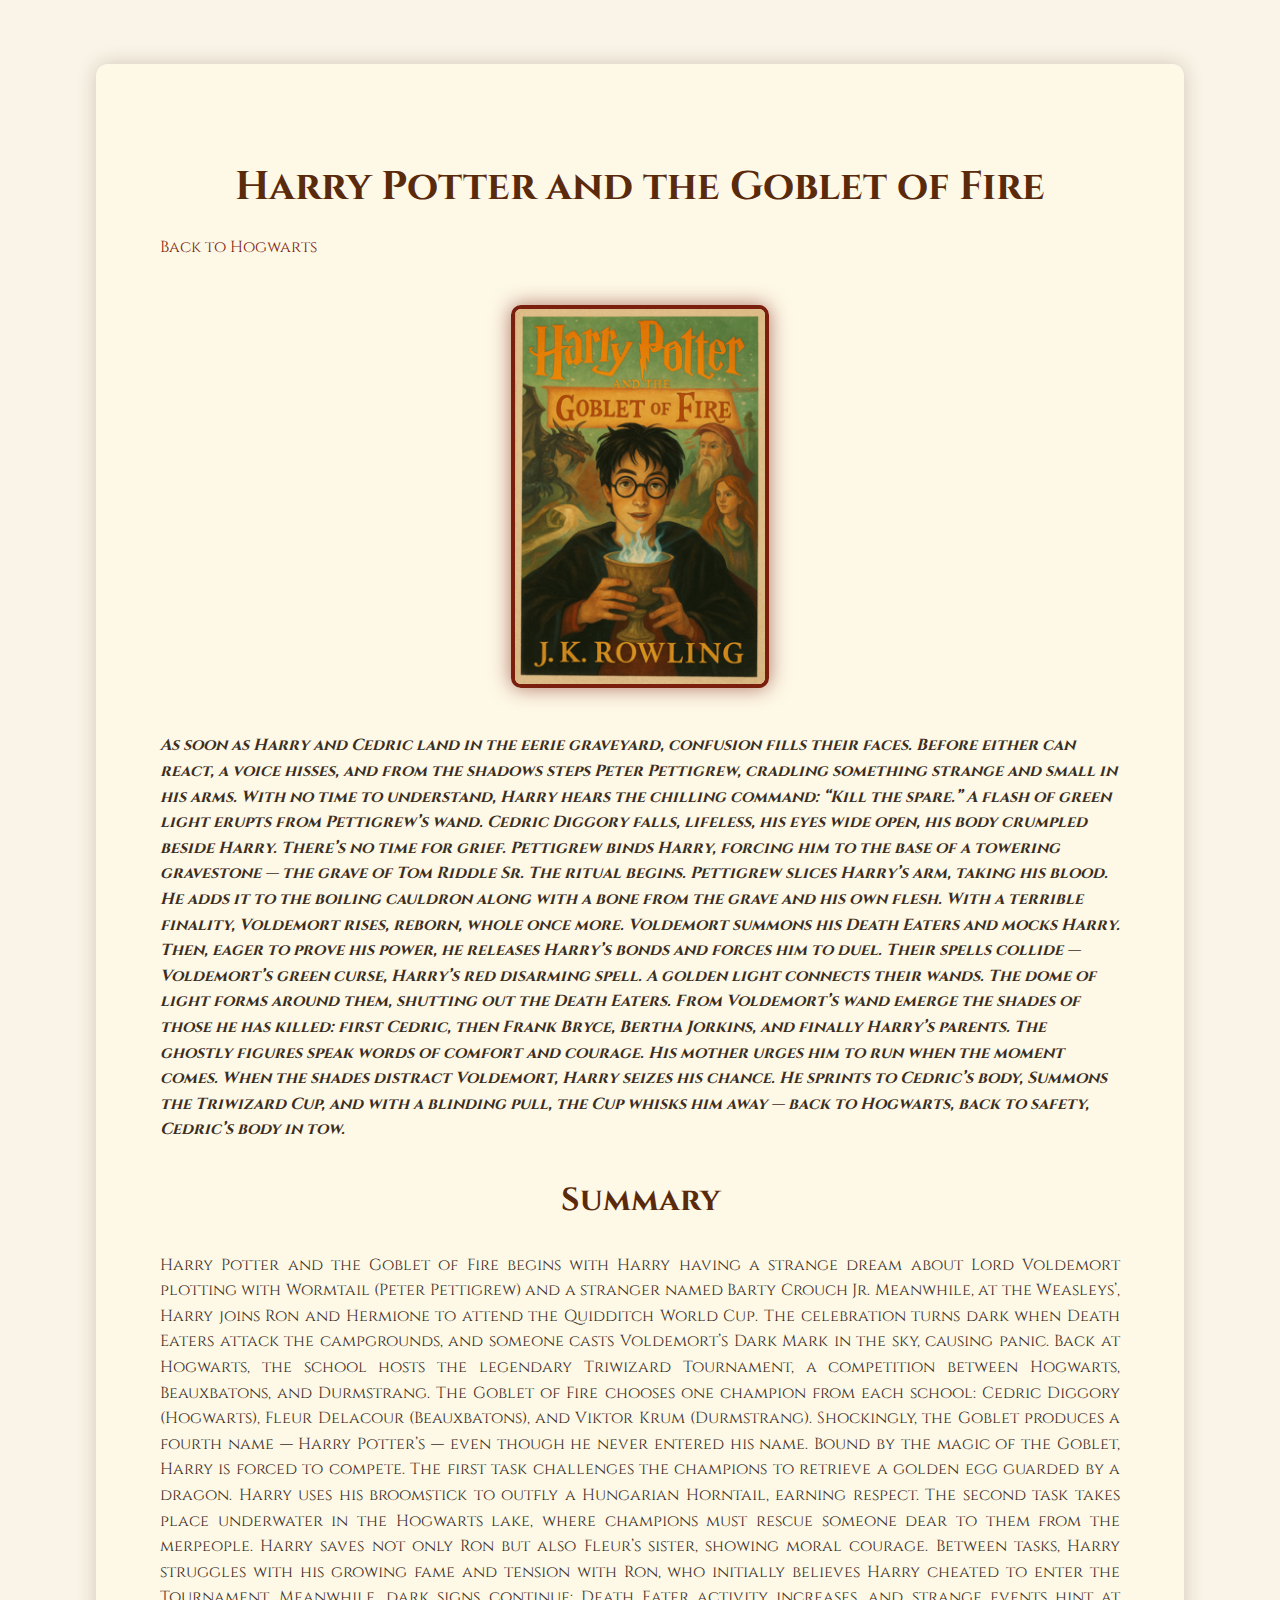
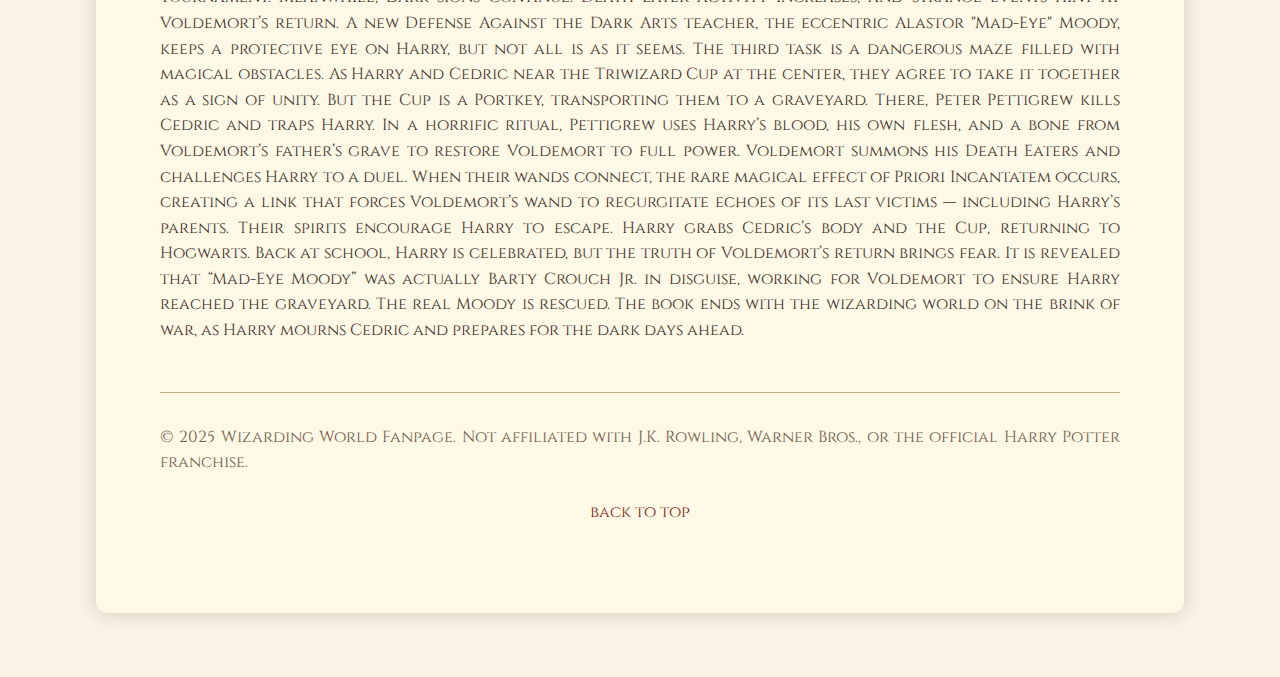
<file: Goblet of Fire.html>
<!DOCTYPE>
  <html>
    <head>
      <title>Harry Potter and the Philosphers Stone</title>
      <link href="https://fonts.googleapis.com/css2?family=Cinzel&display=swap" rel="stylesheet">
      <link rel="stylesheet" href="style.css">
    </head>
    <body>
      <main>
          <h1>Harry Potter and the Goblet of Fire</h1>
          <a href="index.html">Back to Hogwarts</a>
          <img src="img/G.png" class="profile-pic">
          <address>
            <b>
              As soon as Harry and Cedric land in the eerie graveyard, confusion fills their faces. Before either can react, a voice hisses, and from the shadows steps Peter Pettigrew, cradling something strange and small in his arms. With no time to understand, Harry hears the chilling command: “Kill the spare.”
A flash of green light erupts from Pettigrew’s wand. Cedric Diggory falls, lifeless, his eyes wide open, his body crumpled beside Harry. There’s no time for grief. Pettigrew binds Harry, forcing him to the base of a towering gravestone — the grave of Tom Riddle Sr.
The ritual begins. Pettigrew slices Harry’s arm, taking his blood. He adds it to the boiling cauldron along with a bone from the grave and his own flesh. With a terrible finality, Voldemort rises, reborn, whole once more.
Voldemort summons his Death Eaters and mocks Harry. Then, eager to prove his power, he releases Harry’s bonds and forces him to duel. Their spells collide — Voldemort’s green curse, Harry’s red disarming spell. A golden light connects their wands. The dome of light forms around them, shutting out the Death Eaters.
From Voldemort’s wand emerge the shades of those he has killed: first Cedric, then Frank Bryce, Bertha Jorkins, and finally Harry’s parents. The ghostly figures speak words of comfort and courage. His mother urges him to run when the moment comes.
When the shades distract Voldemort, Harry seizes his chance. He sprints to Cedric’s body, Summons the Triwizard Cup, and with a blinding pull, the Cup whisks him away — back to Hogwarts, back to safety, Cedric’s body in tow.
            </b>
          </address>
          <h2>Summary</h2>
            <p>
              Harry Potter and the Goblet of Fire begins with Harry having a strange dream about Lord Voldemort plotting with Wormtail (Peter Pettigrew) and a stranger named Barty Crouch Jr. Meanwhile, at the Weasleys’, Harry joins Ron and Hermione to attend the Quidditch World Cup. The celebration turns dark when Death Eaters attack the campgrounds, and someone casts Voldemort’s Dark Mark in the sky, causing panic.
Back at Hogwarts, the school hosts the legendary Triwizard Tournament, a competition between Hogwarts, Beauxbatons, and Durmstrang. The Goblet of Fire chooses one champion from each school: Cedric Diggory (Hogwarts), Fleur Delacour (Beauxbatons), and Viktor Krum (Durmstrang). Shockingly, the Goblet produces a fourth name — Harry Potter’s — even though he never entered his name. Bound by the magic of the Goblet, Harry is forced to compete.
The first task challenges the champions to retrieve a golden egg guarded by a dragon. Harry uses his broomstick to outfly a Hungarian Horntail, earning respect. The second task takes place underwater in the Hogwarts lake, where champions must rescue someone dear to them from the merpeople. Harry saves not only Ron but also Fleur’s sister, showing moral courage.
Between tasks, Harry struggles with his growing fame and tension with Ron, who initially believes Harry cheated to enter the Tournament. Meanwhile, dark signs continue: Death Eater activity increases, and strange events hint at Voldemort’s return. A new Defense Against the Dark Arts teacher, the eccentric Alastor "Mad-Eye" Moody, keeps a protective eye on Harry, but not all is as it seems.
The third task is a dangerous maze filled with magical obstacles. As Harry and Cedric near the Triwizard Cup at the center, they agree to take it together as a sign of unity. But the Cup is a Portkey, transporting them to a graveyard. There, Peter Pettigrew kills Cedric and traps Harry. In a horrific ritual, Pettigrew uses Harry’s blood, his own flesh, and a bone from Voldemort’s father’s grave to restore Voldemort to full power.
Voldemort summons his Death Eaters and challenges Harry to a duel. When their wands connect, the rare magical effect of Priori Incantatem occurs, creating a link that forces Voldemort’s wand to regurgitate echoes of its last victims — including Harry’s parents. Their spirits encourage Harry to escape. Harry grabs Cedric’s body and the Cup, returning to Hogwarts.
Back at school, Harry is celebrated, but the truth of Voldemort’s return brings fear. It is revealed that “Mad-Eye Moody” was actually Barty Crouch Jr. in disguise, working for Voldemort to ensure Harry reached the graveyard. The real Moody is rescued. The book ends with the wizarding world on the brink of war, as Harry mourns Cedric and prepares for the dark days ahead.
            </p>
            <footer>
              <p>&copy; 2025 Wizarding World Fanpage. Not affiliated with J.K. Rowling, Warner Bros., or the official Harry Potter franchise.</p>
            </footer>
            <a href="Goblet of Fire.html">back to top</a>
      </main>
    </body>
  </html>
</file>
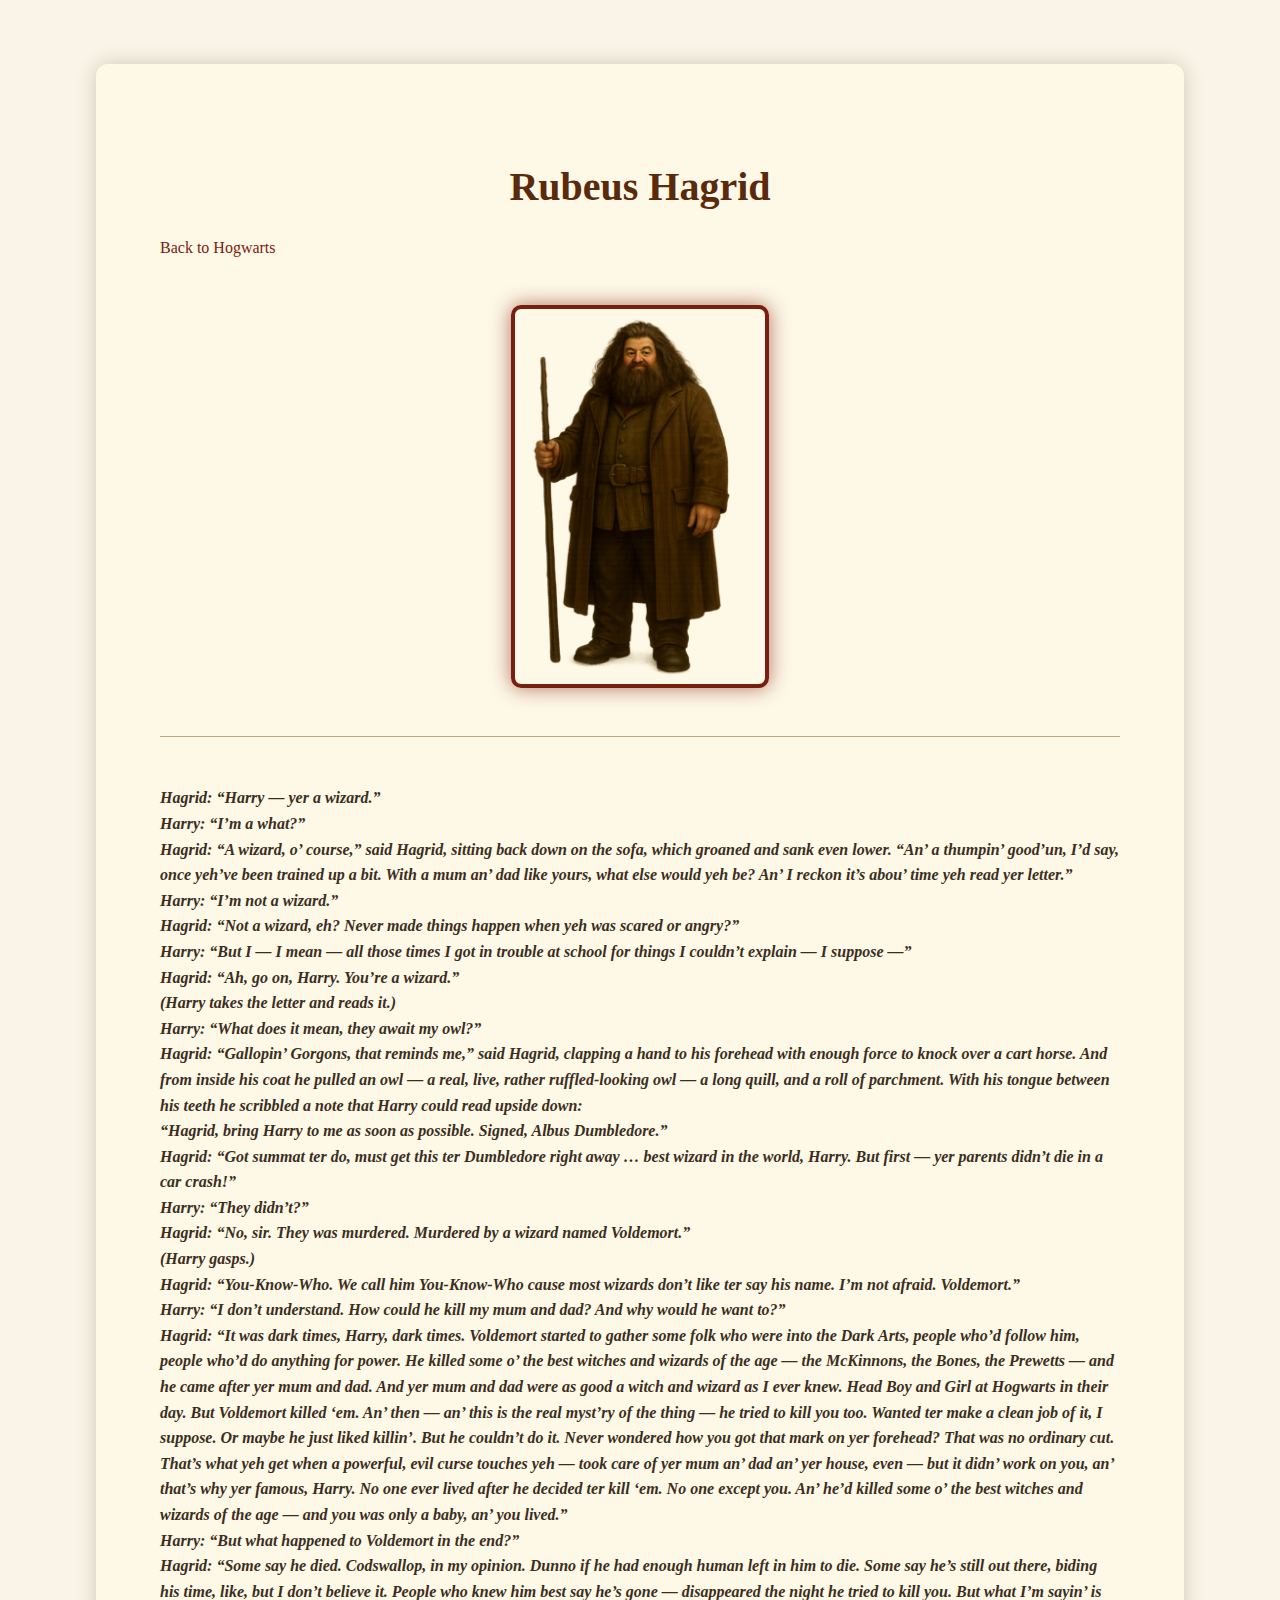
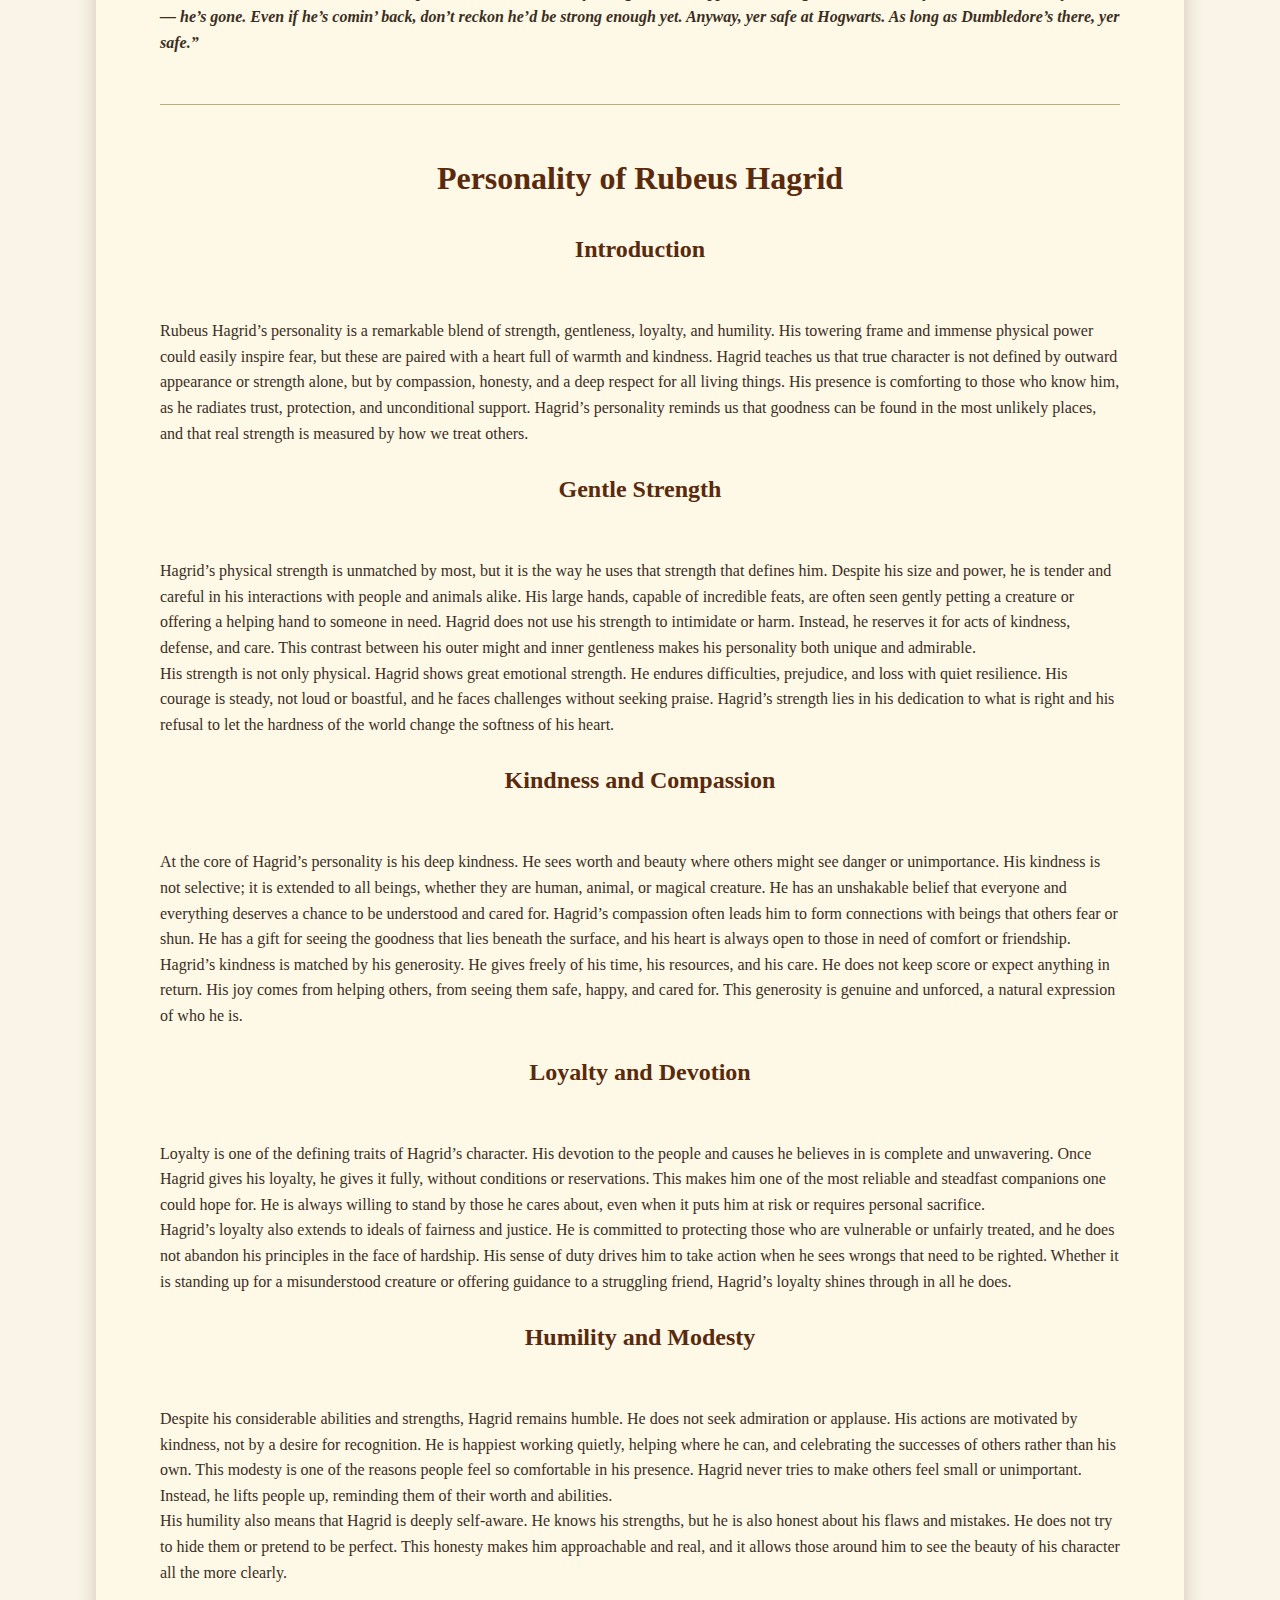
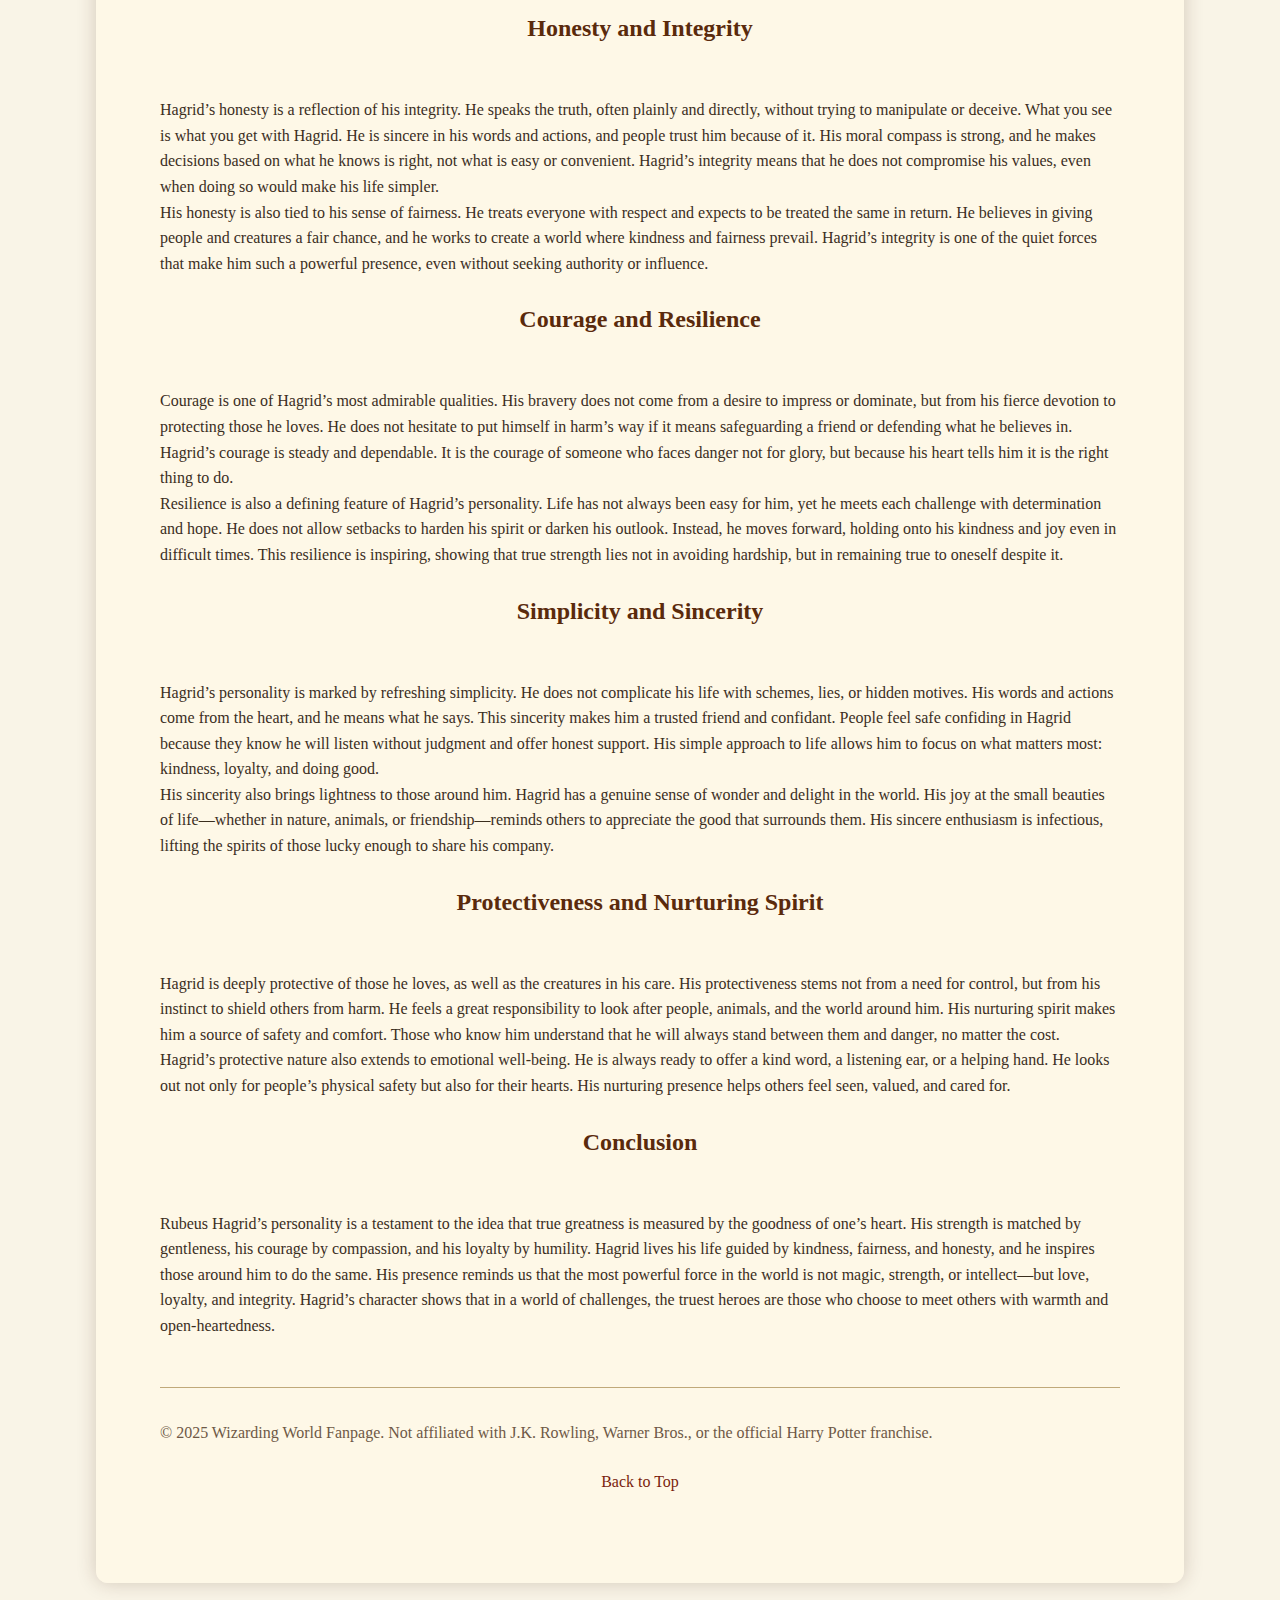
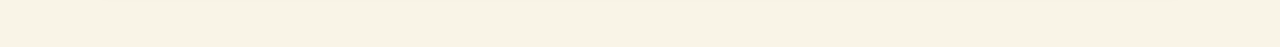
<file: Hagrid.html>
<!doctype>
  <html lang="en" dir="ltr">
    <head>
      <meta charset="utf-8">
      <title>Rubeus Hagrid</title>
      <link rel="stylesheet" href="style.css">
    </head>
    <body>
      <main>
            <h1>Rubeus Hagrid</h1>
              <a href="index.html">Back to Hogwarts</a>
            <img src="img/H.png" class="profile-pic">
            <address>
              <b>
<hr>
Hagrid:
“Harry — yer a wizard.”
<br>
Harry:
“I’m a what?”
<br>
Hagrid:
“A wizard, o’ course,” said Hagrid, sitting back down on the sofa, which groaned and sank even lower. “An’ a thumpin’ good’un, I’d say, once yeh’ve been trained up a bit. With a mum an’ dad like yours, what else would yeh be? An’ I reckon it’s abou’ time yeh read yer letter.”
<br>
Harry:
“I’m not a wizard.”
<br>
Hagrid:
“Not a wizard, eh? Never made things happen when yeh was scared or angry?”
<br>
Harry:
“But I — I mean — all those times I got in trouble at school for things I couldn’t explain — I suppose —”
<br>
Hagrid:
“Ah, go on, Harry. You’re a wizard.”
<br>
(Harry takes the letter and reads it.)
<br>
Harry:
“What does it mean, they await my owl?”
<br>
Hagrid:
“Gallopin’ Gorgons, that reminds me,” said Hagrid, clapping a hand to his forehead with enough force to knock over a cart horse. And from inside his coat he pulled an owl — a real, live, rather ruffled-looking owl — a long quill, and a roll of parchment. With his tongue between his teeth he scribbled a note that Harry could read upside down:
<br>
“Hagrid, bring Harry to me as soon as possible. Signed, Albus Dumbledore.”
<br>
Hagrid:
“Got summat ter do, must get this ter Dumbledore right away … best wizard in the world, Harry. But first — yer parents didn’t die in a car crash!”
<br>
Harry:
“They didn’t?”
<br>
Hagrid:
“No, sir. They was murdered. Murdered by a wizard named Voldemort.”
<br>
(Harry gasps.)
<br>
Hagrid:
“You-Know-Who. We call him You-Know-Who cause most wizards don’t like ter say his name. I’m not afraid. Voldemort.”
<br>
Harry:
“I don’t understand. How could he kill my mum and dad? And why would he want to?”
<br>
Hagrid:
“It was dark times, Harry, dark times. Voldemort started to gather some folk who were into the Dark Arts, people who’d follow him, people who’d do anything for power. He killed some o’ the best witches and wizards of the age — the McKinnons, the Bones, the Prewetts — and he came after yer mum and dad. And yer mum and dad were as good a witch and wizard as I ever knew. Head Boy and Girl at Hogwarts in their day.
But Voldemort killed ‘em. An’ then — an’ this is the real myst’ry of the thing — he tried to kill you too. Wanted ter make a clean job of it, I suppose. Or maybe he just liked killin’. But he couldn’t do it. Never wondered how you got that mark on yer forehead? That was no ordinary cut. That’s what yeh get when a powerful, evil curse touches yeh — took care of yer mum an’ dad an’ yer house, even — but it didn’ work on you, an’ that’s why yer famous, Harry.
No one ever lived after he decided ter kill ‘em. No one except you. An’ he’d killed some o’ the best witches and wizards of the age — and you was only a baby, an’ you lived.”
<br>
Harry:
“But what happened to Voldemort in the end?”
<br>
Hagrid:
“Some say he died. Codswallop, in my opinion. Dunno if he had enough human left in him to die. Some say he’s still out there, biding his time, like, but I don’t believe it. People who knew him best say he’s gone — disappeared the night he tried to kill you. But what I’m sayin’ is — he’s gone. Even if he’s comin’ back, don’t reckon he’d be strong enough yet. Anyway, yer safe at Hogwarts. As long as Dumbledore’s there, yer safe.”
<hr>
              </b>
            </address>
            <h2>Personality of Rubeus Hagrid</h2>
            <h3>Introduction</h3><br>
        Rubeus Hagrid’s personality is a remarkable blend of strength, gentleness, loyalty, and humility. His towering frame and immense physical power could easily inspire fear, but these are paired with a heart full of warmth and kindness. Hagrid teaches us that true character is not defined by outward appearance or strength alone, but by compassion, honesty, and a deep respect for all living things. His presence is comforting to those who know him, as he radiates trust, protection, and unconditional support. Hagrid’s personality reminds us that goodness can be found in the most unlikely places, and that real strength is measured by how we treat others.<br>

        <h3>Gentle Strength</h3><br>
        Hagrid’s physical strength is unmatched by most, but it is the way he uses that strength that defines him. Despite his size and power, he is tender and careful in his interactions with people and animals alike. His large hands, capable of incredible feats, are often seen gently petting a creature or offering a helping hand to someone in need. Hagrid does not use his strength to intimidate or harm. Instead, he reserves it for acts of kindness, defense, and care. This contrast between his outer might and inner gentleness makes his personality both unique and admirable.<br>

        His strength is not only physical. Hagrid shows great emotional strength. He endures difficulties, prejudice, and loss with quiet resilience. His courage is steady, not loud or boastful, and he faces challenges without seeking praise. Hagrid’s strength lies in his dedication to what is right and his refusal to let the hardness of the world change the softness of his heart.<br>

        <h3>Kindness and Compassion</h3><br>
        At the core of Hagrid’s personality is his deep kindness. He sees worth and beauty where others might see danger or unimportance. His kindness is not selective; it is extended to all beings, whether they are human, animal, or magical creature. He has an unshakable belief that everyone and everything deserves a chance to be understood and cared for. Hagrid’s compassion often leads him to form connections with beings that others fear or shun. He has a gift for seeing the goodness that lies beneath the surface, and his heart is always open to those in need of comfort or friendship.<br>

        Hagrid’s kindness is matched by his generosity. He gives freely of his time, his resources, and his care. He does not keep score or expect anything in return. His joy comes from helping others, from seeing them safe, happy, and cared for. This generosity is genuine and unforced, a natural expression of who he is.<br>

        <h3>Loyalty and Devotion</h3><br>
        Loyalty is one of the defining traits of Hagrid’s character. His devotion to the people and causes he believes in is complete and unwavering. Once Hagrid gives his loyalty, he gives it fully, without conditions or reservations. This makes him one of the most reliable and steadfast companions one could hope for. He is always willing to stand by those he cares about, even when it puts him at risk or requires personal sacrifice.<br>

        Hagrid’s loyalty also extends to ideals of fairness and justice. He is committed to protecting those who are vulnerable or unfairly treated, and he does not abandon his principles in the face of hardship. His sense of duty drives him to take action when he sees wrongs that need to be righted. Whether it is standing up for a misunderstood creature or offering guidance to a struggling friend, Hagrid’s loyalty shines through in all he does.<br>

        <h3>Humility and Modesty</h3><br>
        Despite his considerable abilities and strengths, Hagrid remains humble. He does not seek admiration or applause. His actions are motivated by kindness, not by a desire for recognition. He is happiest working quietly, helping where he can, and celebrating the successes of others rather than his own. This modesty is one of the reasons people feel so comfortable in his presence. Hagrid never tries to make others feel small or unimportant. Instead, he lifts people up, reminding them of their worth and abilities.<br>

        His humility also means that Hagrid is deeply self-aware. He knows his strengths, but he is also honest about his flaws and mistakes. He does not try to hide them or pretend to be perfect. This honesty makes him approachable and real, and it allows those around him to see the beauty of his character all the more clearly.<br>

        <h3>Honesty and Integrity</h3><br>
        Hagrid’s honesty is a reflection of his integrity. He speaks the truth, often plainly and directly, without trying to manipulate or deceive. What you see is what you get with Hagrid. He is sincere in his words and actions, and people trust him because of it. His moral compass is strong, and he makes decisions based on what he knows is right, not what is easy or convenient. Hagrid’s integrity means that he does not compromise his values, even when doing so would make his life simpler.<br>

        His honesty is also tied to his sense of fairness. He treats everyone with respect and expects to be treated the same in return. He believes in giving people and creatures a fair chance, and he works to create a world where kindness and fairness prevail. Hagrid’s integrity is one of the quiet forces that make him such a powerful presence, even without seeking authority or influence.<br>

        <h3>Courage and Resilience</h3><br>
        Courage is one of Hagrid’s most admirable qualities. His bravery does not come from a desire to impress or dominate, but from his fierce devotion to protecting those he loves. He does not hesitate to put himself in harm’s way if it means safeguarding a friend or defending what he believes in. Hagrid’s courage is steady and dependable. It is the courage of someone who faces danger not for glory, but because his heart tells him it is the right thing to do.<br>

        Resilience is also a defining feature of Hagrid’s personality. Life has not always been easy for him, yet he meets each challenge with determination and hope. He does not allow setbacks to harden his spirit or darken his outlook. Instead, he moves forward, holding onto his kindness and joy even in difficult times. This resilience is inspiring, showing that true strength lies not in avoiding hardship, but in remaining true to oneself despite it.<br>

        <h3>Simplicity and Sincerity</h3><br>
        Hagrid’s personality is marked by refreshing simplicity. He does not complicate his life with schemes, lies, or hidden motives. His words and actions come from the heart, and he means what he says. This sincerity makes him a trusted friend and confidant. People feel safe confiding in Hagrid because they know he will listen without judgment and offer honest support. His simple approach to life allows him to focus on what matters most: kindness, loyalty, and doing good.<br>

        His sincerity also brings lightness to those around him. Hagrid has a genuine sense of wonder and delight in the world. His joy at the small beauties of life—whether in nature, animals, or friendship—reminds others to appreciate the good that surrounds them. His sincere enthusiasm is infectious, lifting the spirits of those lucky enough to share his company.<br>

        <h3>Protectiveness and Nurturing Spirit</h3><br>
        Hagrid is deeply protective of those he loves, as well as the creatures in his care. His protectiveness stems not from a need for control, but from his instinct to shield others from harm. He feels a great responsibility to look after people, animals, and the world around him. His nurturing spirit makes him a source of safety and comfort. Those who know him understand that he will always stand between them and danger, no matter the cost.<br>

        Hagrid’s protective nature also extends to emotional well-being. He is always ready to offer a kind word, a listening ear, or a helping hand. He looks out not only for people’s physical safety but also for their hearts. His nurturing presence helps others feel seen, valued, and cared for.<br>

        <h3>Conclusion</h3><br>
        Rubeus Hagrid’s personality is a testament to the idea that true greatness is measured by the goodness of one’s heart. His strength is matched by gentleness, his courage by compassion, and his loyalty by humility. Hagrid lives his life guided by kindness, fairness, and honesty, and he inspires those around him to do the same. His presence reminds us that the most powerful force in the world is not magic, strength, or intellect—but love, loyalty, and integrity. Hagrid’s character shows that in a world of challenges, the truest heroes are those who choose to meet others with warmth and open-heartedness.<br>
            <footer>
              <p>&copy; 2025 Wizarding World Fanpage. Not affiliated with J.K. Rowling, Warner Bros., or the official Harry Potter franchise.</p>
            </footer>
            <a href="Hagrid.html">Back to Top</a>
      </main>
    </body>
  </html>
</file>
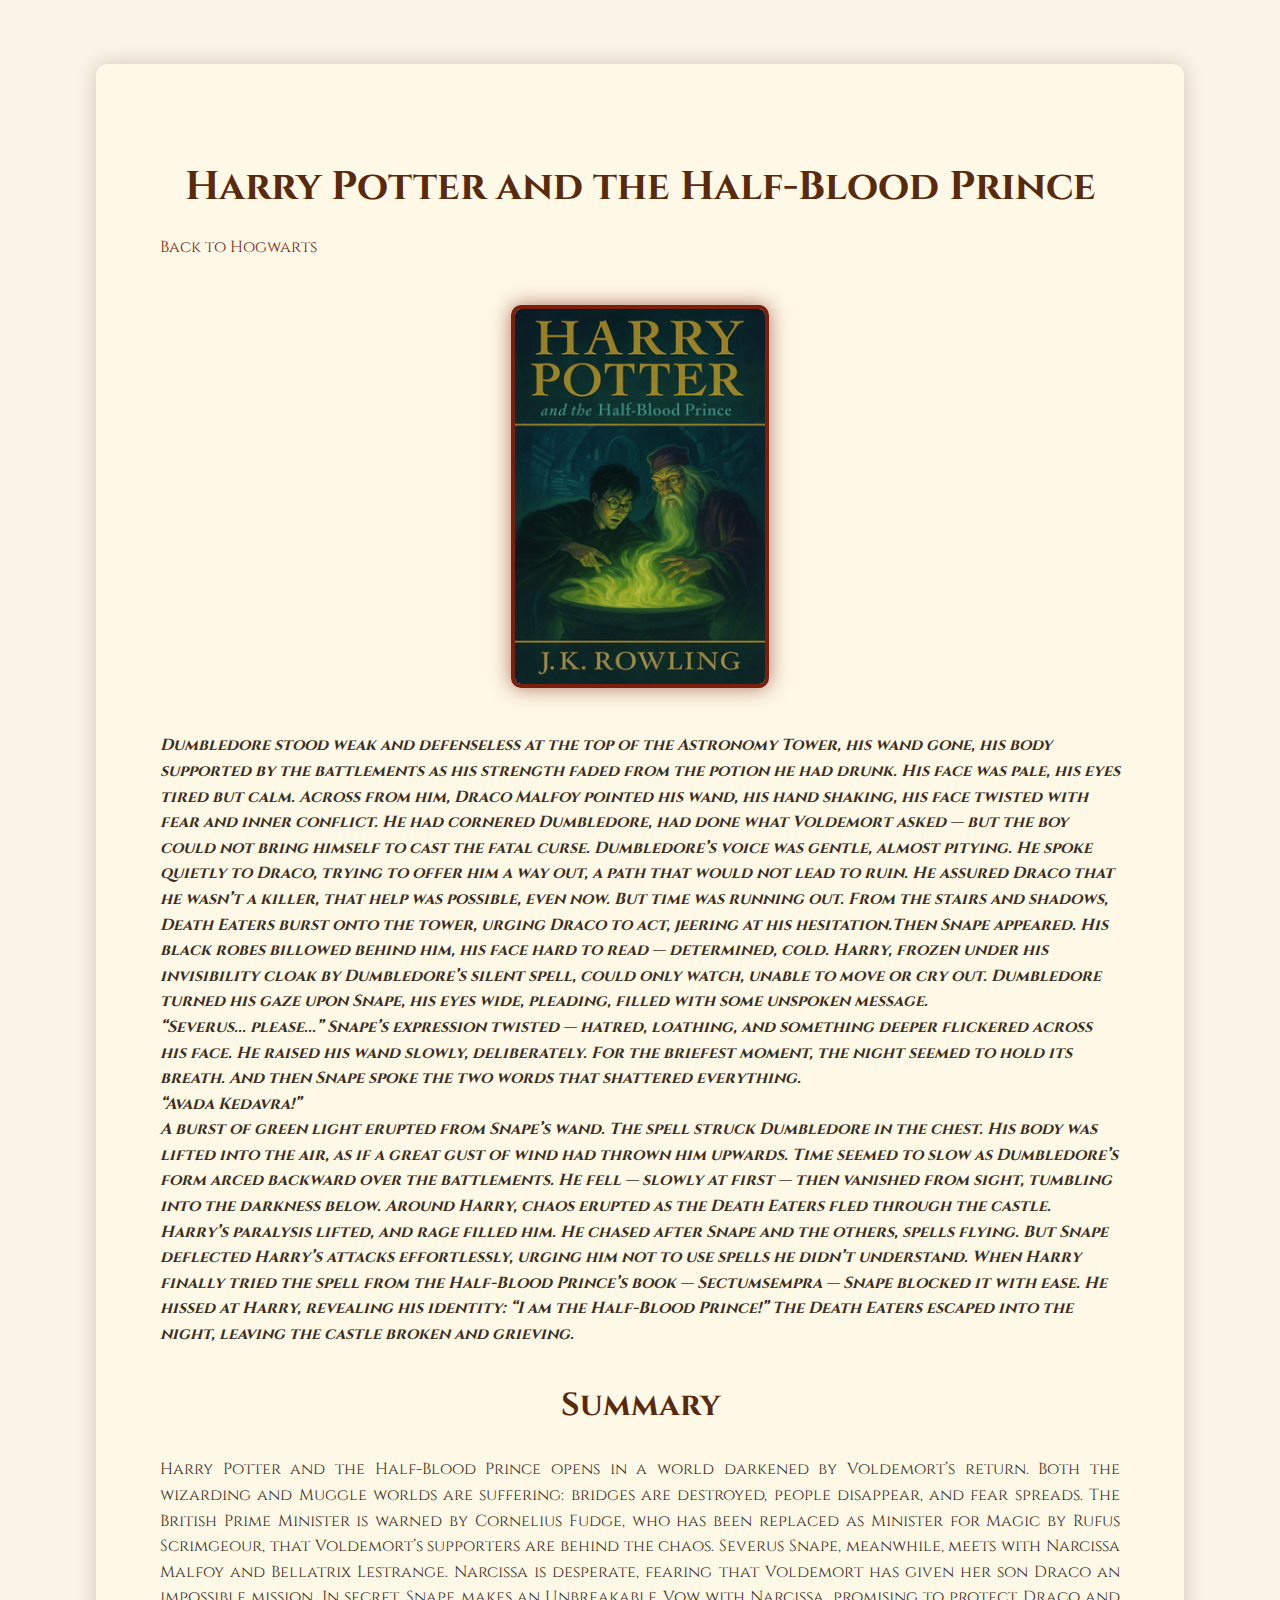
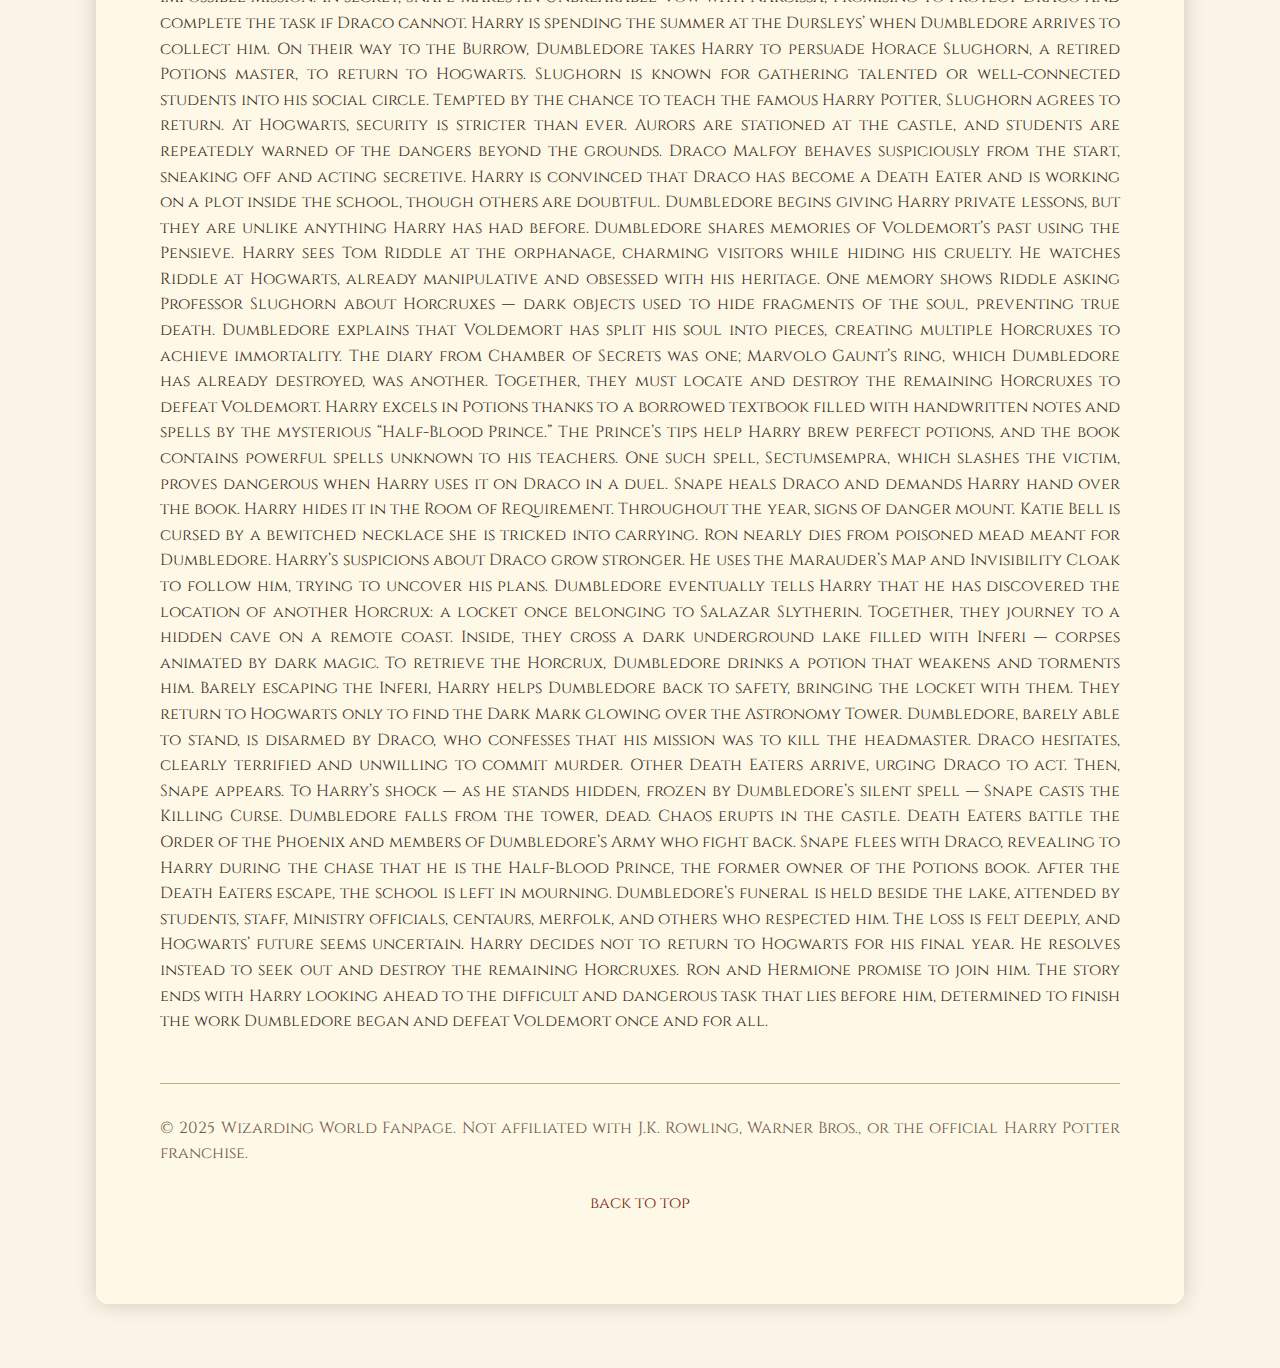
<file: Half-Blood Prince.html>
<!DOCTYPE>
  <html>
    <head>
      <title>Harry Potter and the Philosphers Stone</title>
      <link href="https://fonts.googleapis.com/css2?family=Cinzel&display=swap" rel="stylesheet">
      <link rel="stylesheet" href="style.css">
    </head>
    <body>
      <main>
          <h1>Harry Potter and the Half-Blood Prince</h1>
          <a href="index.html">Back to Hogwarts</a>
          <img src="img/HB.png" class="profile-pic"s>
          <address>
            <b>
              Dumbledore stood weak and defenseless at the top of the Astronomy Tower, his wand gone, his body supported by the battlements as his strength faded from the potion he had drunk. His face was pale, his eyes tired but calm. Across from him, Draco Malfoy pointed his wand, his hand shaking, his face twisted with fear and inner conflict. He had cornered Dumbledore, had done what Voldemort asked — but the boy could not bring himself to cast the fatal curse.
Dumbledore’s voice was gentle, almost pitying. He spoke quietly to Draco, trying to offer him a way out, a path that would not lead to ruin. He assured Draco that he wasn’t a killer, that help was possible, even now. But time was running out. From the stairs and shadows, Death Eaters burst onto the tower, urging Draco to act, jeering at his hesitation.Then Snape appeared. His black robes billowed behind him, his face hard to read — determined, cold. Harry, frozen under his invisibility cloak by Dumbledore’s silent spell, could only watch, unable to move or cry out. Dumbledore turned his gaze upon Snape, his eyes wide, pleading, filled with some unspoken message.
<br>
“Severus... please...”
Snape’s expression twisted — hatred, loathing, and something deeper flickered across his face. He raised his wand slowly, deliberately. For the briefest moment, the night seemed to hold its breath. And then Snape spoke the two words that shattered everything.
<br>
“Avada Kedavra!”
<br>
A burst of green light erupted from Snape’s wand. The spell struck Dumbledore in the chest. His body was lifted into the air, as if a great gust of wind had thrown him upwards. Time seemed to slow as Dumbledore’s form arced backward over the battlements. He fell — slowly at first — then vanished from sight, tumbling into the darkness below.
Around Harry, chaos erupted as the Death Eaters fled through the castle. Harry’s paralysis lifted, and rage filled him. He chased after Snape and the others, spells flying. But Snape deflected Harry’s attacks effortlessly, urging him not to use spells he didn’t understand. When Harry finally tried the spell from the Half-Blood Prince’s book — Sectumsempra — Snape blocked it with ease. He hissed at Harry, revealing his identity: “I am the Half-Blood Prince!”
The Death Eaters escaped into the night, leaving the castle broken and grieving.
            </b>
          </address>
          <h2>Summary</h2>
            <p>
              Harry Potter and the Half-Blood Prince opens in a world darkened by Voldemort’s return. Both the wizarding and Muggle worlds are suffering: bridges are destroyed, people disappear, and fear spreads. The British Prime Minister is warned by Cornelius Fudge, who has been replaced as Minister for Magic by Rufus Scrimgeour, that Voldemort’s supporters are behind the chaos.
  Severus Snape, meanwhile, meets with Narcissa Malfoy and Bellatrix Lestrange. Narcissa is desperate, fearing that Voldemort has given her son Draco an impossible mission. In secret, Snape makes an Unbreakable Vow with Narcissa, promising to protect Draco and complete the task if Draco cannot.
  Harry is spending the summer at the Dursleys’ when Dumbledore arrives to collect him. On their way to the Burrow, Dumbledore takes Harry to persuade Horace Slughorn, a retired Potions master, to return to Hogwarts. Slughorn is known for gathering talented or well-connected students into his social circle. Tempted by the chance to teach the famous Harry Potter, Slughorn agrees to return.
  At Hogwarts, security is stricter than ever. Aurors are stationed at the castle, and students are repeatedly warned of the dangers beyond the grounds. Draco Malfoy behaves suspiciously from the start, sneaking off and acting secretive. Harry is convinced that Draco has become a Death Eater and is working on a plot inside the school, though others are doubtful.
  Dumbledore begins giving Harry private lessons, but they are unlike anything Harry has had before. Dumbledore shares memories of Voldemort’s past using the Pensieve. Harry sees Tom Riddle at the orphanage, charming visitors while hiding his cruelty. He watches Riddle at Hogwarts, already manipulative and obsessed with his heritage. One memory shows Riddle asking Professor Slughorn about Horcruxes — dark objects used to hide fragments of the soul, preventing true death.
  Dumbledore explains that Voldemort has split his soul into pieces, creating multiple Horcruxes to achieve immortality. The diary from Chamber of Secrets was one; Marvolo Gaunt’s ring, which Dumbledore has already destroyed, was another. Together, they must locate and destroy the remaining Horcruxes to defeat Voldemort.
  Harry excels in Potions thanks to a borrowed textbook filled with handwritten notes and spells by the mysterious “Half-Blood Prince.” The Prince’s tips help Harry brew perfect potions, and the book contains powerful spells unknown to his teachers. One such spell, Sectumsempra, which slashes the victim, proves dangerous when Harry uses it on Draco in a duel. Snape heals Draco and demands Harry hand over the book. Harry hides it in the Room of Requirement.
  Throughout the year, signs of danger mount. Katie Bell is cursed by a bewitched necklace she is tricked into carrying. Ron nearly dies from poisoned mead meant for Dumbledore. Harry’s suspicions about Draco grow stronger. He uses the Marauder’s Map and Invisibility Cloak to follow him, trying to uncover his plans.
  Dumbledore eventually tells Harry that he has discovered the location of another Horcrux: a locket once belonging to Salazar Slytherin. Together, they journey to a hidden cave on a remote coast. Inside, they cross a dark underground lake filled with Inferi — corpses animated by dark magic. To retrieve the Horcrux, Dumbledore drinks a potion that weakens and torments him. Barely escaping the Inferi, Harry helps Dumbledore back to safety, bringing the locket with them.
  They return to Hogwarts only to find the Dark Mark glowing over the Astronomy Tower. Dumbledore, barely able to stand, is disarmed by Draco, who confesses that his mission was to kill the headmaster. Draco hesitates, clearly terrified and unwilling to commit murder. Other Death Eaters arrive, urging Draco to act.
  Then, Snape appears. To Harry’s shock — as he stands hidden, frozen by Dumbledore’s silent spell — Snape casts the Killing Curse. Dumbledore falls from the tower, dead. Chaos erupts in the castle. Death Eaters battle the Order of the Phoenix and members of Dumbledore’s Army who fight back. Snape flees with Draco, revealing to Harry during the chase that he is the Half-Blood Prince, the former owner of the Potions book.
  After the Death Eaters escape, the school is left in mourning. Dumbledore’s funeral is held beside the lake, attended by students, staff, Ministry officials, centaurs, merfolk, and others who respected him. The loss is felt deeply, and Hogwarts’ future seems uncertain.
  Harry decides not to return to Hogwarts for his final year. He resolves instead to seek out and destroy the remaining Horcruxes. Ron and Hermione promise to join him. The story ends with Harry looking ahead to the difficult and dangerous task that lies before him, determined to finish the work Dumbledore began and defeat Voldemort once and for all.
            </p>
            <footer>
              <p>&copy; 2025 Wizarding World Fanpage. Not affiliated with J.K. Rowling, Warner Bros., or the official Harry Potter franchise.</p>
            </footer>
            <a href="Half-Blood Prince.html">back to top</a>
      </main>
    </body>
  </html>
</file>
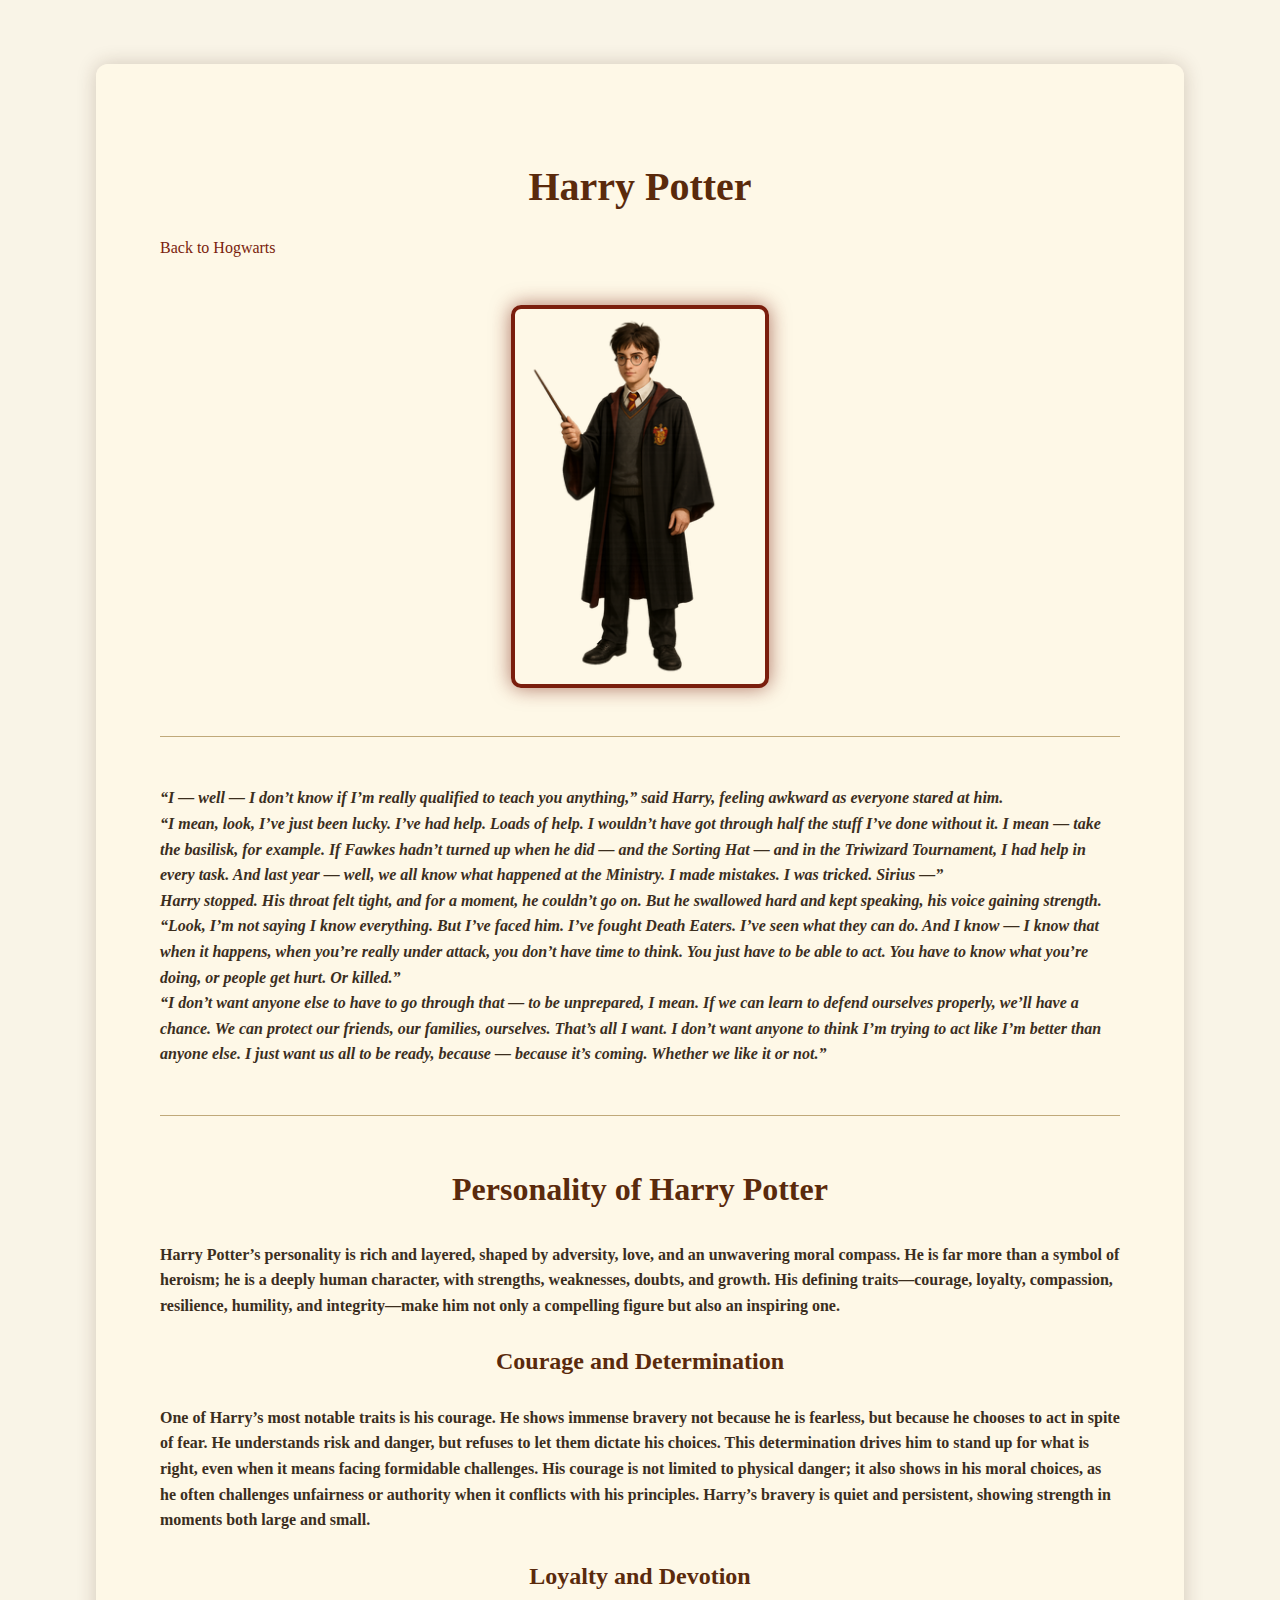
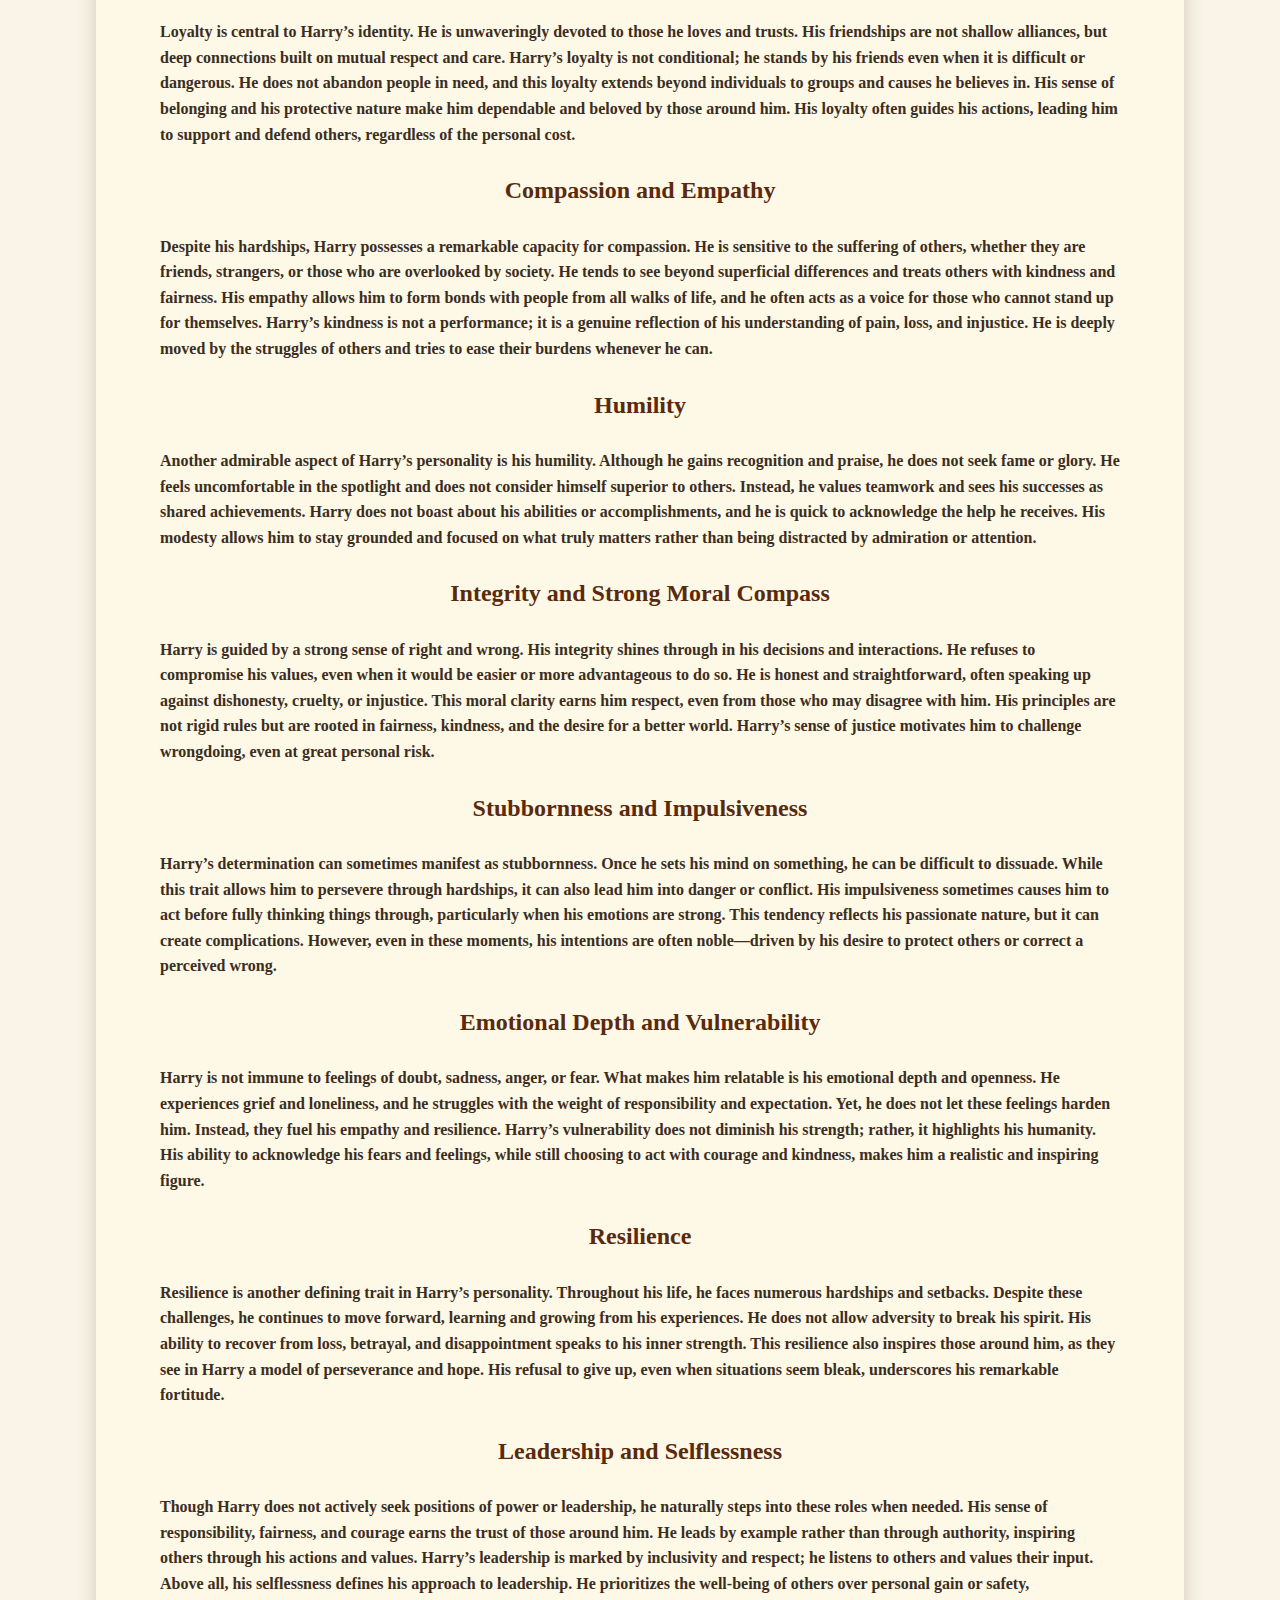
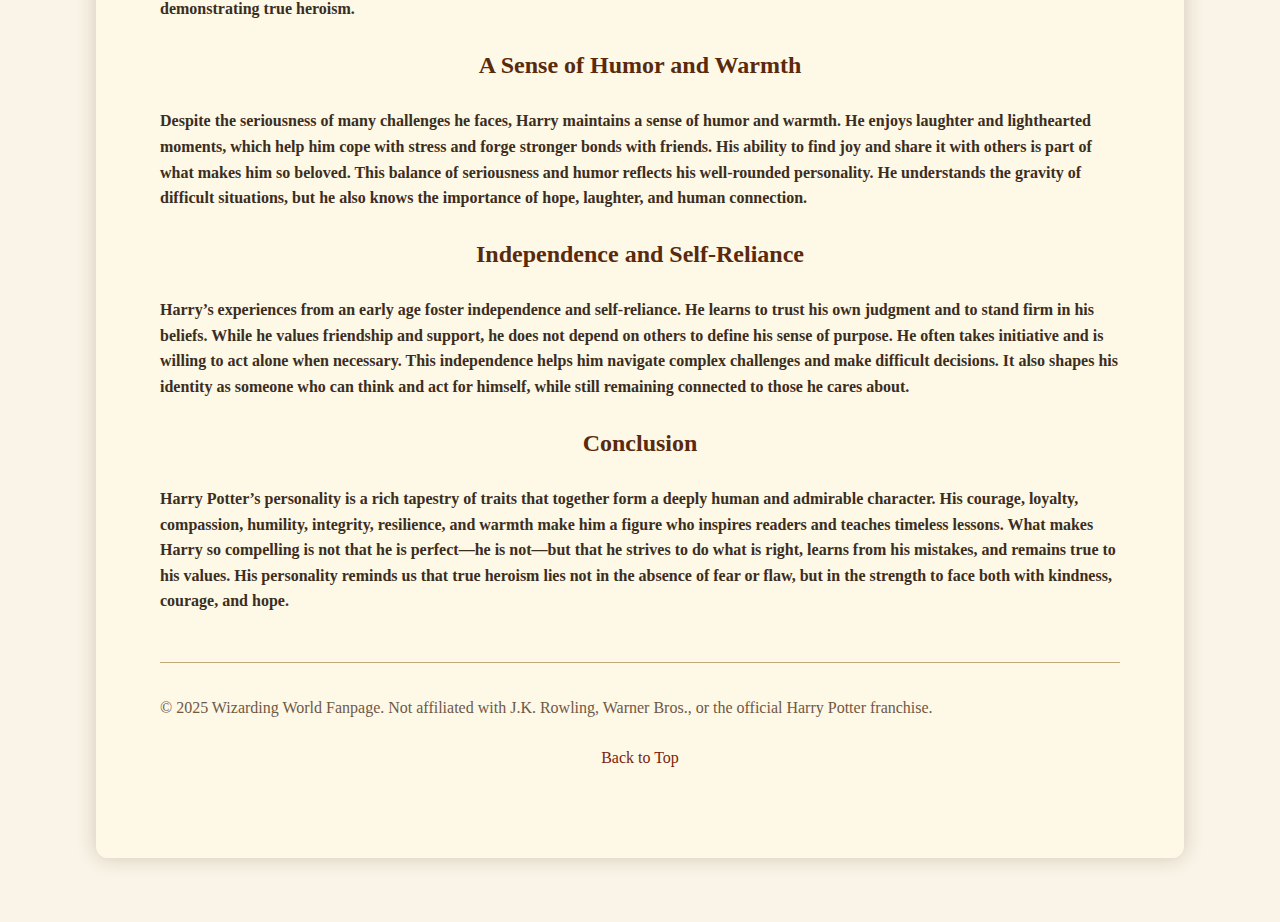
<file: HarryPotter.html>
<!doctype>
  <html lang="en" dir="ltr">
    <head>
      <meta charset="utf-8">
      <title>Harry Potter</title>
      <link rel="stylesheet" href="style.css">
    </head>
    <body>
      <main>
            <h1>Harry Potter</h1>
              <a href="index.html">Back to Hogwarts</a>
            <img src="img/HarryPotter.png">
            <address>
              <b>
<hr>
“I — well — I don’t know if I’m really qualified to teach you anything,” said Harry, feeling awkward as everyone stared at him.
<br>
“I mean, look, I’ve just been lucky. I’ve had help. Loads of help. I wouldn’t have got through half the stuff I’ve done without it. I mean — take the basilisk, for example. If Fawkes hadn’t turned up when he did — and the Sorting Hat — and in the Triwizard Tournament, I had help in every task. And last year — well, we all know what happened at the Ministry. I made mistakes. I was tricked. Sirius —”
<br>
Harry stopped. His throat felt tight, and for a moment, he couldn’t go on. But he swallowed hard and kept speaking, his voice gaining strength.
<br>
“Look, I’m not saying I know everything. But I’ve faced him. I’ve fought Death Eaters. I’ve seen what they can do. And I know — I know that when it happens, when you’re really under attack, you don’t have time to think. You just have to be able to act. You have to know what you’re doing, or people get hurt. Or killed.”
<br>
“I don’t want anyone else to have to go through that — to be unprepared, I mean. If we can learn to defend ourselves properly, we’ll have a chance. We can protect our friends, our families, ourselves. That’s all I want. I don’t want anyone to think I’m trying to act like I’m better than anyone else. I just want us all to be ready, because — because it’s coming. Whether we like it or not.”
<hr>
              </b>
            </address>
            <h2>Personality of Harry Potter</h2>
            <b>
      Harry Potter’s personality is rich and layered, shaped by adversity, love, and an unwavering moral compass. He is far more than a symbol of heroism; he is a deeply human character, with strengths, weaknesses, doubts, and growth. His defining traits—courage, loyalty, compassion, resilience, humility, and integrity—make him not only a compelling figure but also an inspiring one.
      <br>
      <h3>Courage and Determination</h3>
      One of Harry’s most notable traits is his courage. He shows immense bravery not because he is fearless, but because he chooses to act in spite of fear. He understands risk and danger, but refuses to let them dictate his choices. This determination drives him to stand up for what is right, even when it means facing formidable challenges. His courage is not limited to physical danger; it also shows in his moral choices, as he often challenges unfairness or authority when it conflicts with his principles. Harry’s bravery is quiet and persistent, showing strength in moments both large and small.
      <br>
      <h3>Loyalty and Devotion</h3>
      Loyalty is central to Harry’s identity. He is unwaveringly devoted to those he loves and trusts. His friendships are not shallow alliances, but deep connections built on mutual respect and care. Harry’s loyalty is not conditional; he stands by his friends even when it is difficult or dangerous. He does not abandon people in need, and this loyalty extends beyond individuals to groups and causes he believes in. His sense of belonging and his protective nature make him dependable and beloved by those around him. His loyalty often guides his actions, leading him to support and defend others, regardless of the personal cost.
      <br>
      <h3>Compassion and Empathy</h3>
      Despite his hardships, Harry possesses a remarkable capacity for compassion. He is sensitive to the suffering of others, whether they are friends, strangers, or those who are overlooked by society. He tends to see beyond superficial differences and treats others with kindness and fairness. His empathy allows him to form bonds with people from all walks of life, and he often acts as a voice for those who cannot stand up for themselves. Harry’s kindness is not a performance; it is a genuine reflection of his understanding of pain, loss, and injustice. He is deeply moved by the struggles of others and tries to ease their burdens whenever he can.
      <br>
      <h3>Humility</h3>
      Another admirable aspect of Harry’s personality is his humility. Although he gains recognition and praise, he does not seek fame or glory. He feels uncomfortable in the spotlight and does not consider himself superior to others. Instead, he values teamwork and sees his successes as shared achievements. Harry does not boast about his abilities or accomplishments, and he is quick to acknowledge the help he receives. His modesty allows him to stay grounded and focused on what truly matters rather than being distracted by admiration or attention.
      <br>
      <h3>Integrity and Strong Moral Compass</h3>
      Harry is guided by a strong sense of right and wrong. His integrity shines through in his decisions and interactions. He refuses to compromise his values, even when it would be easier or more advantageous to do so. He is honest and straightforward, often speaking up against dishonesty, cruelty, or injustice. This moral clarity earns him respect, even from those who may disagree with him. His principles are not rigid rules but are rooted in fairness, kindness, and the desire for a better world. Harry’s sense of justice motivates him to challenge wrongdoing, even at great personal risk.
      <br>
      <h3>Stubbornness and Impulsiveness</h3>
      Harry’s determination can sometimes manifest as stubbornness. Once he sets his mind on something, he can be difficult to dissuade. While this trait allows him to persevere through hardships, it can also lead him into danger or conflict. His impulsiveness sometimes causes him to act before fully thinking things through, particularly when his emotions are strong. This tendency reflects his passionate nature, but it can create complications. However, even in these moments, his intentions are often noble—driven by his desire to protect others or correct a perceived wrong.
      <br>
      <h3>Emotional Depth and Vulnerability</h3>
      Harry is not immune to feelings of doubt, sadness, anger, or fear. What makes him relatable is his emotional depth and openness. He experiences grief and loneliness, and he struggles with the weight of responsibility and expectation. Yet, he does not let these feelings harden him. Instead, they fuel his empathy and resilience. Harry’s vulnerability does not diminish his strength; rather, it highlights his humanity. His ability to acknowledge his fears and feelings, while still choosing to act with courage and kindness, makes him a realistic and inspiring figure.
      <br>
      <h3>Resilience</h3>
      Resilience is another defining trait in Harry’s personality. Throughout his life, he faces numerous hardships and setbacks. Despite these challenges, he continues to move forward, learning and growing from his experiences. He does not allow adversity to break his spirit. His ability to recover from loss, betrayal, and disappointment speaks to his inner strength. This resilience also inspires those around him, as they see in Harry a model of perseverance and hope. His refusal to give up, even when situations seem bleak, underscores his remarkable fortitude.
      <br>
      <h3>Leadership and Selflessness</h3>
      Though Harry does not actively seek positions of power or leadership, he naturally steps into these roles when needed. His sense of responsibility, fairness, and courage earns the trust of those around him. He leads by example rather than through authority, inspiring others through his actions and values. Harry’s leadership is marked by inclusivity and respect; he listens to others and values their input. Above all, his selflessness defines his approach to leadership. He prioritizes the well-being of others over personal gain or safety, demonstrating true heroism.
      <br>
      <h3>A Sense of Humor and Warmth</h3>
      Despite the seriousness of many challenges he faces, Harry maintains a sense of humor and warmth. He enjoys laughter and lighthearted moments, which help him cope with stress and forge stronger bonds with friends. His ability to find joy and share it with others is part of what makes him so beloved. This balance of seriousness and humor reflects his well-rounded personality. He understands the gravity of difficult situations, but he also knows the importance of hope, laughter, and human connection.
      <br>
      <h3>Independence and Self-Reliance</h3>
      Harry’s experiences from an early age foster independence and self-reliance. He learns to trust his own judgment and to stand firm in his beliefs. While he values friendship and support, he does not depend on others to define his sense of purpose. He often takes initiative and is willing to act alone when necessary. This independence helps him navigate complex challenges and make difficult decisions. It also shapes his identity as someone who can think and act for himself, while still remaining connected to those he cares about.
      <br>
      <h3>Conclusion</h3>
      Harry Potter’s personality is a rich tapestry of traits that together form a deeply human and admirable character. His courage, loyalty, compassion, humility, integrity, resilience, and warmth make him a figure who inspires readers and teaches timeless lessons. What makes Harry so compelling is not that he is perfect—he is not—but that he strives to do what is right, learns from his mistakes, and remains true to his values. His personality reminds us that true heroism lies not in the absence of fear or flaw, but in the strength to face both with kindness, courage, and hope.
            </b>
            <footer>
              <p>&copy; 2025 Wizarding World Fanpage. Not affiliated with J.K. Rowling, Warner Bros., or the official Harry Potter franchise.</p>
            </footer>
            <a href="HarryPotter.html">Back to Top</a>
      </main>
    </body>
  </html>
</file>
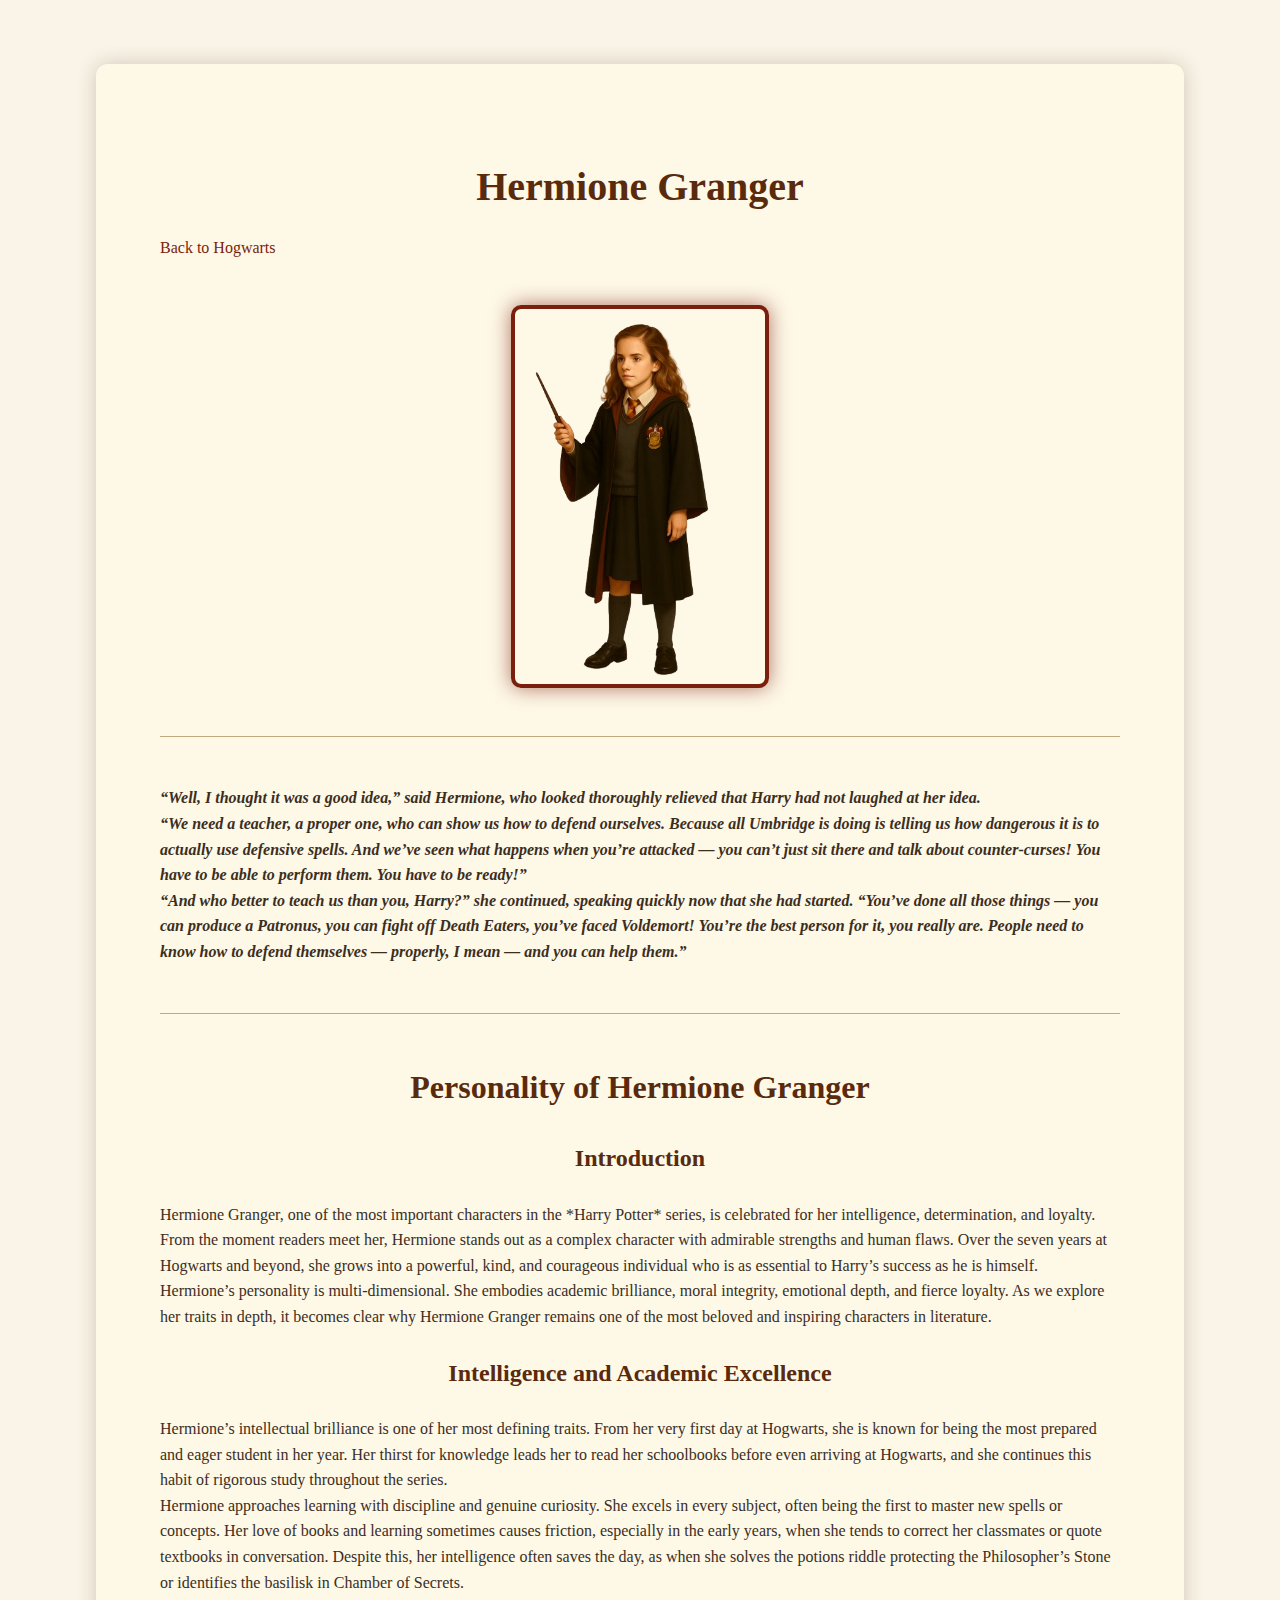
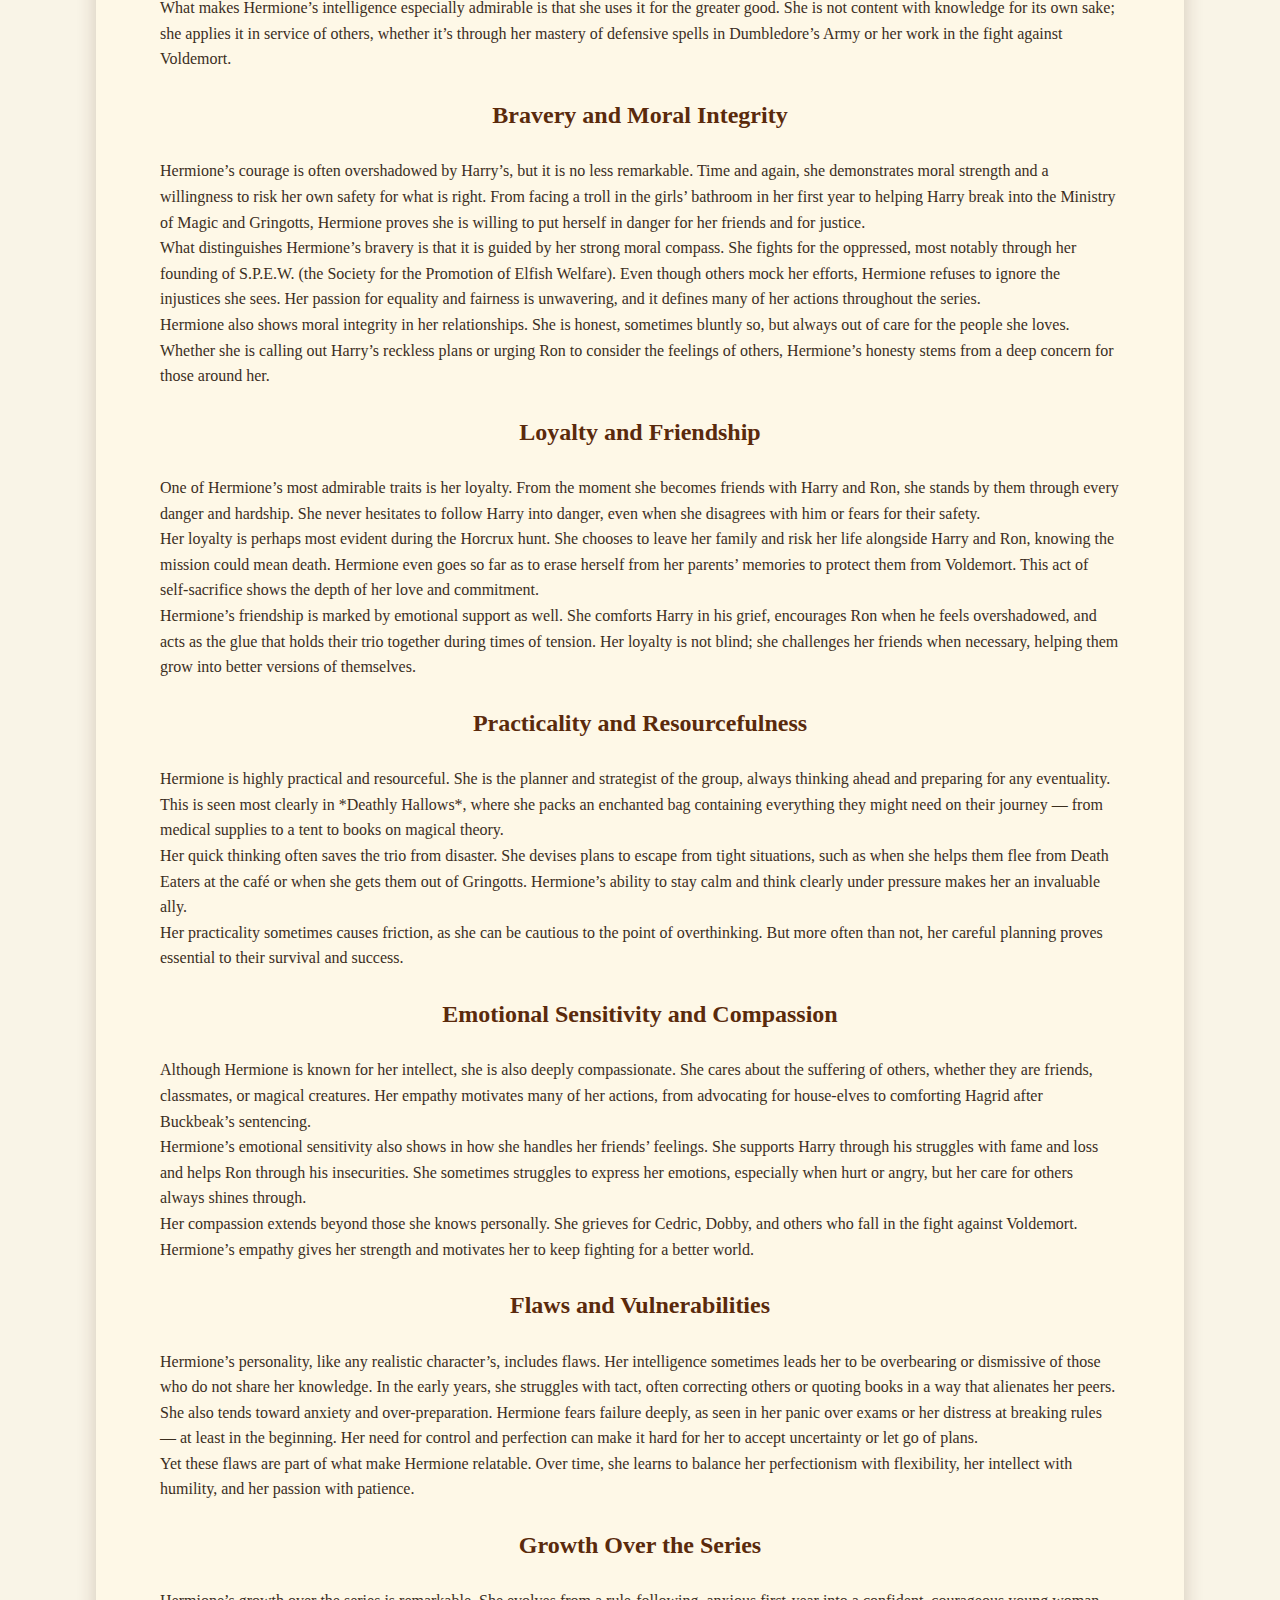
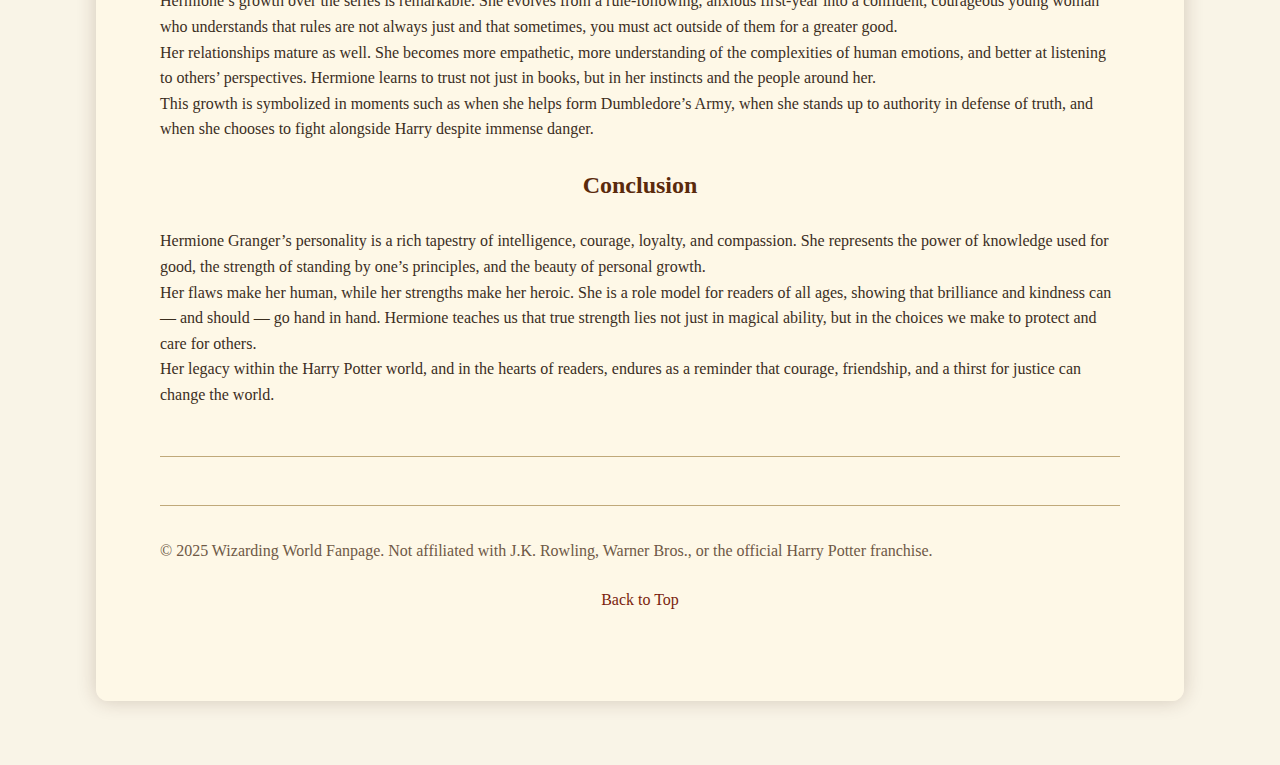
<file: Hermione.html>
<!doctype>
  <html lang="en" dir="ltr">
    <head>
      <meta charset="utf-8">
      <title>Hermione Granger</title>
      <link rel="stylesheet" href="style.css">
    </head>
    <body>
      <main>
            <h1>Hermione Granger</h1>
              <a href="index.html">Back to Hogwarts</a>
            <img src="img/HG.png" class="profile-pic">
            <address>
              <b>
<hr>
        “Well, I thought it was a good idea,” said Hermione, who looked thoroughly relieved that Harry had not laughed at her idea.
<br>
“We need a teacher, a proper one, who can show us how to defend ourselves. Because all Umbridge is doing is telling us how dangerous it is to actually use defensive spells. And we’ve seen what happens when you’re attacked — you can’t just sit there and talk about counter-curses! You have to be able to perform them. You have to be ready!”
<br>
“And who better to teach us than you, Harry?” she continued, speaking quickly now that she had started. “You’ve done all those things — you can produce a Patronus, you can fight off Death Eaters, you’ve faced Voldemort! You’re the best person for it, you really are. People need to know how to defend themselves — properly, I mean — and you can help them.”
<hr>
        </b>
            </address>
            <h2>Personality of Hermione Granger</h2>
            <h3>Introduction</h3> Hermione Granger, one of the most important characters in the *Harry Potter* series, is celebrated for her intelligence, determination, and loyalty. From the moment readers meet her, Hermione stands out as a complex character with admirable strengths and human flaws. Over the seven years at Hogwarts and beyond, she grows into a powerful, kind, and courageous individual who is as essential to Harry’s success as he is himself. <br>
Hermione’s personality is multi-dimensional. She embodies academic brilliance, moral integrity, emotional depth, and fierce loyalty. As we explore her traits in depth, it becomes clear why Hermione Granger remains one of the most beloved and inspiring characters in literature.
<br>

<h3>Intelligence and Academic Excellence</h3> Hermione’s intellectual brilliance is one of her most defining traits. From her very first day at Hogwarts, she is known for being the most prepared and eager student in her year. Her thirst for knowledge leads her to read her schoolbooks before even arriving at Hogwarts, and she continues this habit of rigorous study throughout the series. <br>
Hermione approaches learning with discipline and genuine curiosity. She excels in every subject, often being the first to master new spells or concepts. Her love of books and learning sometimes causes friction, especially in the early years, when she tends to correct her classmates or quote textbooks in conversation. Despite this, her intelligence often saves the day, as when she solves the potions riddle protecting the Philosopher’s Stone or identifies the basilisk in Chamber of Secrets.
<br>

What makes Hermione’s intelligence especially admirable is that she uses it for the greater good. She is not content with knowledge for its own sake; she applies it in service of others, whether it’s through her mastery of defensive spells in Dumbledore’s Army or her work in the fight against Voldemort.
<br>

<h3>Bravery and Moral Integrity</h3> Hermione’s courage is often overshadowed by Harry’s, but it is no less remarkable. Time and again, she demonstrates moral strength and a willingness to risk her own safety for what is right. From facing a troll in the girls’ bathroom in her first year to helping Harry break into the Ministry of Magic and Gringotts, Hermione proves she is willing to put herself in danger for her friends and for justice. <br>
What distinguishes Hermione’s bravery is that it is guided by her strong moral compass. She fights for the oppressed, most notably through her founding of S.P.E.W. (the Society for the Promotion of Elfish Welfare). Even though others mock her efforts, Hermione refuses to ignore the injustices she sees. Her passion for equality and fairness is unwavering, and it defines many of her actions throughout the series.
<br>

Hermione also shows moral integrity in her relationships. She is honest, sometimes bluntly so, but always out of care for the people she loves. Whether she is calling out Harry’s reckless plans or urging Ron to consider the feelings of others, Hermione’s honesty stems from a deep concern for those around her.
<br>

<h3>Loyalty and Friendship</h3> One of Hermione’s most admirable traits is her loyalty. From the moment she becomes friends with Harry and Ron, she stands by them through every danger and hardship. She never hesitates to follow Harry into danger, even when she disagrees with him or fears for their safety. <br>
Her loyalty is perhaps most evident during the Horcrux hunt. She chooses to leave her family and risk her life alongside Harry and Ron, knowing the mission could mean death. Hermione even goes so far as to erase herself from her parents’ memories to protect them from Voldemort. This act of self-sacrifice shows the depth of her love and commitment.
<br>

Hermione’s friendship is marked by emotional support as well. She comforts Harry in his grief, encourages Ron when he feels overshadowed, and acts as the glue that holds their trio together during times of tension. Her loyalty is not blind; she challenges her friends when necessary, helping them grow into better versions of themselves.
<br>

<h3>Practicality and Resourcefulness</h3> Hermione is highly practical and resourceful. She is the planner and strategist of the group, always thinking ahead and preparing for any eventuality. This is seen most clearly in *Deathly Hallows*, where she packs an enchanted bag containing everything they might need on their journey — from medical supplies to a tent to books on magical theory. <br>
Her quick thinking often saves the trio from disaster. She devises plans to escape from tight situations, such as when she helps them flee from Death Eaters at the café or when she gets them out of Gringotts. Hermione’s ability to stay calm and think clearly under pressure makes her an invaluable ally.
<br>

Her practicality sometimes causes friction, as she can be cautious to the point of overthinking. But more often than not, her careful planning proves essential to their survival and success.
<br>

<h3>Emotional Sensitivity and Compassion</h3> Although Hermione is known for her intellect, she is also deeply compassionate. She cares about the suffering of others, whether they are friends, classmates, or magical creatures. Her empathy motivates many of her actions, from advocating for house-elves to comforting Hagrid after Buckbeak’s sentencing. <br>
Hermione’s emotional sensitivity also shows in how she handles her friends’ feelings. She supports Harry through his struggles with fame and loss and helps Ron through his insecurities. She sometimes struggles to express her emotions, especially when hurt or angry, but her care for others always shines through.
<br>

Her compassion extends beyond those she knows personally. She grieves for Cedric, Dobby, and others who fall in the fight against Voldemort. Hermione’s empathy gives her strength and motivates her to keep fighting for a better world.
<br>

<h3>Flaws and Vulnerabilities</h3> Hermione’s personality, like any realistic character’s, includes flaws. Her intelligence sometimes leads her to be overbearing or dismissive of those who do not share her knowledge. In the early years, she struggles with tact, often correcting others or quoting books in a way that alienates her peers. <br>
She also tends toward anxiety and over-preparation. Hermione fears failure deeply, as seen in her panic over exams or her distress at breaking rules — at least in the beginning. Her need for control and perfection can make it hard for her to accept uncertainty or let go of plans.
<br>

Yet these flaws are part of what make Hermione relatable. Over time, she learns to balance her perfectionism with flexibility, her intellect with humility, and her passion with patience.
<br>

<h3>Growth Over the Series</h3> Hermione’s growth over the series is remarkable. She evolves from a rule-following, anxious first-year into a confident, courageous young woman who understands that rules are not always just and that sometimes, you must act outside of them for a greater good. <br>
Her relationships mature as well. She becomes more empathetic, more understanding of the complexities of human emotions, and better at listening to others’ perspectives. Hermione learns to trust not just in books, but in her instincts and the people around her.
<br>

This growth is symbolized in moments such as when she helps form Dumbledore’s Army, when she stands up to authority in defense of truth, and when she chooses to fight alongside Harry despite immense danger.
<br>

<h3>Conclusion</h3> Hermione Granger’s personality is a rich tapestry of intelligence, courage, loyalty, and compassion. She represents the power of knowledge used for good, the strength of standing by one’s principles, and the beauty of personal growth. <br>
Her flaws make her human, while her strengths make her heroic. She is a role model for readers of all ages, showing that brilliance and kindness can — and should — go hand in hand. Hermione teaches us that true strength lies not just in magical ability, but in the choices we make to protect and care for others.
<br>

Her legacy within the Harry Potter world, and in the hearts of readers, endures as a reminder that courage, friendship, and a thirst for justice can change the world.
<br>
<hr>
            <footer>
              <p>&copy; 2025 Wizarding World Fanpage. Not affiliated with J.K. Rowling, Warner Bros., or the official Harry Potter franchise.</p>
            </footer>
            <a href="Hermione.html">Back to Top</a>
      </main>
    </body>
  </html>
</file>
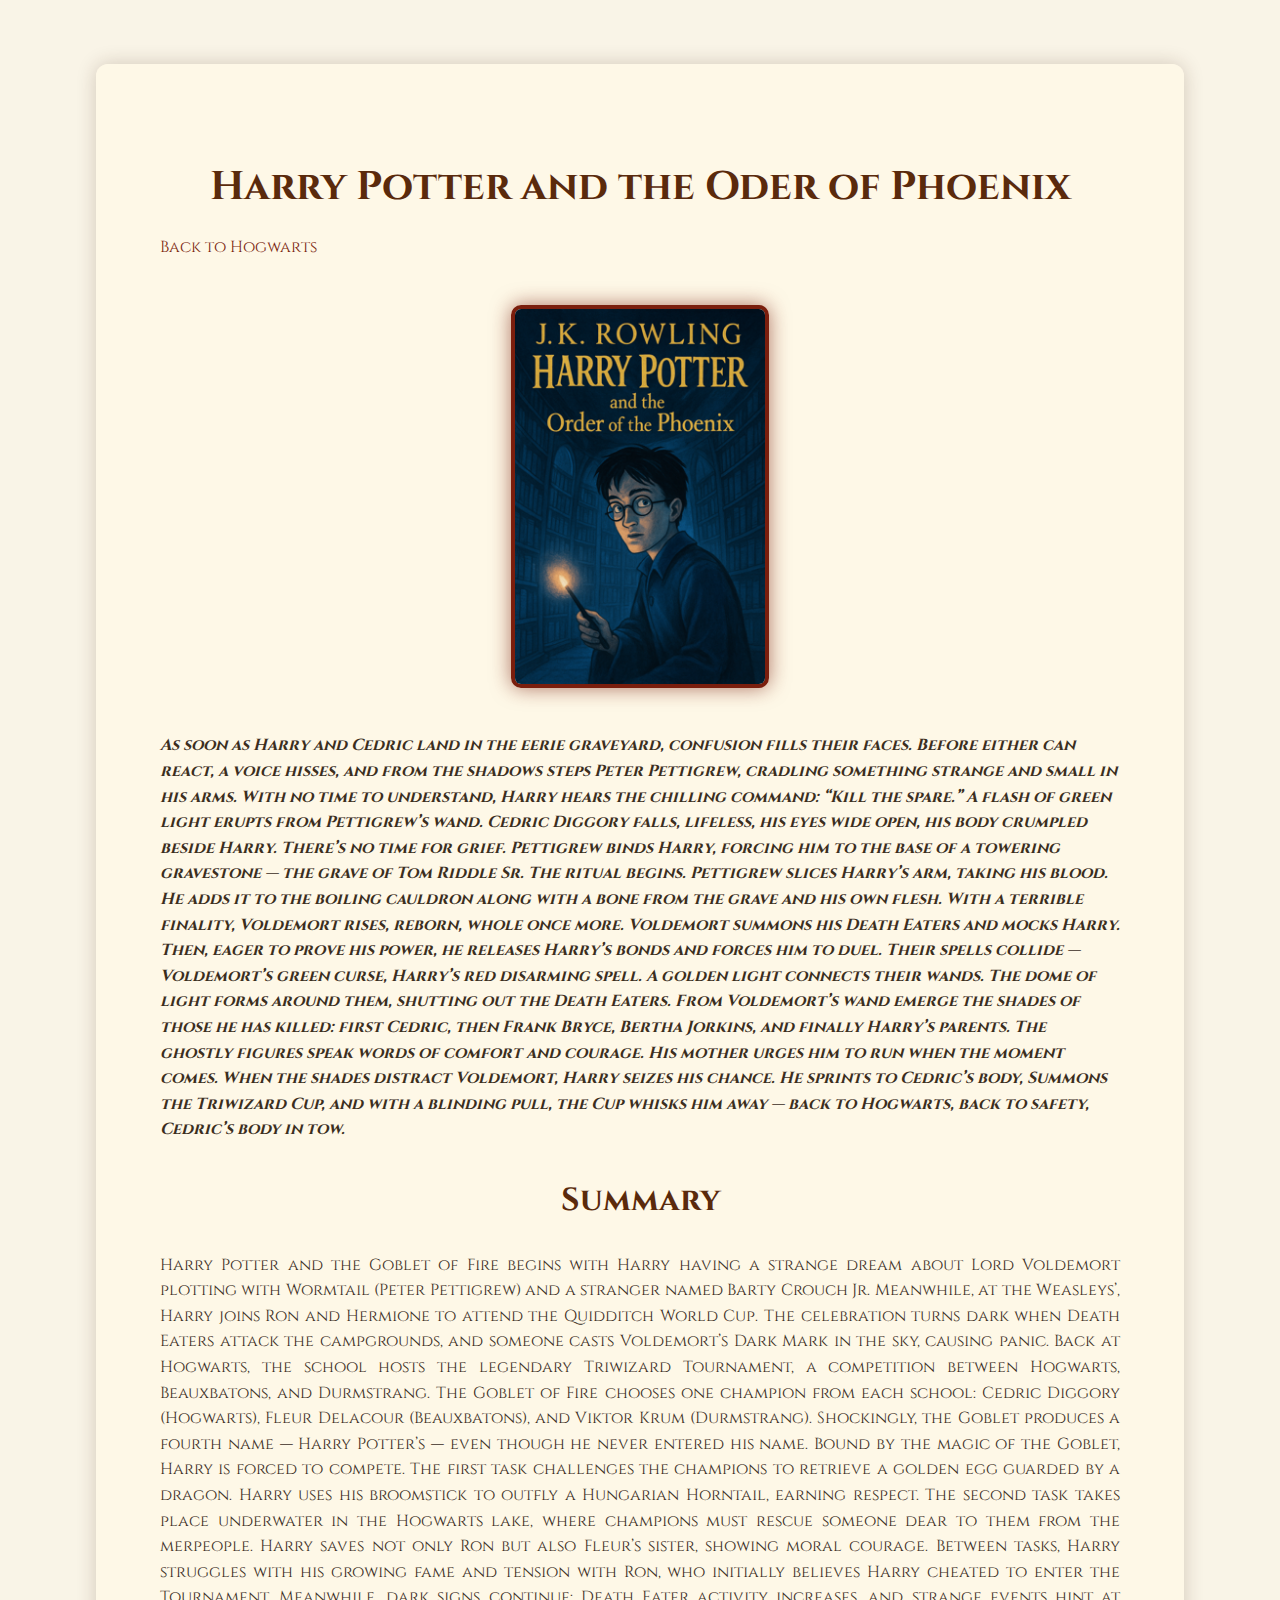
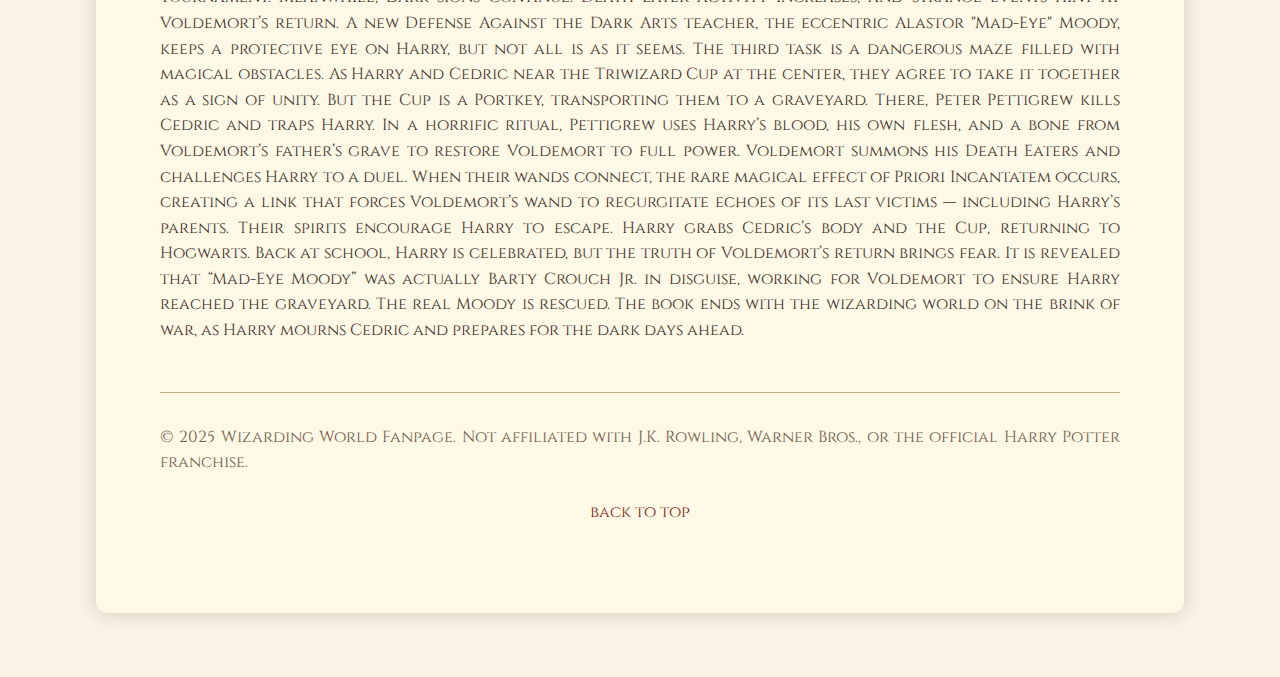
<file: Oder of Pheonix.html>
<!DOCTYPE>
  <html>
    <head>
      <title>Harry Potter and the Philosphers Stone</title>
      <link href="https://fonts.googleapis.com/css2?family=Cinzel&display=swap" rel="stylesheet">
      <link rel="stylesheet" href="style.css">
    </head>
    <body>
      <main>
          <h1>Harry Potter and the Oder of Phoenix</h1>
          <a href="index.html">Back to Hogwarts</a>
          <img src="img/OD.png" class="profile-pic">
          <address>
            <b>
              As soon as Harry and Cedric land in the eerie graveyard, confusion fills their faces. Before either can react, a voice hisses, and from the shadows steps Peter Pettigrew, cradling something strange and small in his arms. With no time to understand, Harry hears the chilling command: “Kill the spare.”
A flash of green light erupts from Pettigrew’s wand. Cedric Diggory falls, lifeless, his eyes wide open, his body crumpled beside Harry. There’s no time for grief. Pettigrew binds Harry, forcing him to the base of a towering gravestone — the grave of Tom Riddle Sr.
The ritual begins. Pettigrew slices Harry’s arm, taking his blood. He adds it to the boiling cauldron along with a bone from the grave and his own flesh. With a terrible finality, Voldemort rises, reborn, whole once more.
Voldemort summons his Death Eaters and mocks Harry. Then, eager to prove his power, he releases Harry’s bonds and forces him to duel. Their spells collide — Voldemort’s green curse, Harry’s red disarming spell. A golden light connects their wands. The dome of light forms around them, shutting out the Death Eaters.
From Voldemort’s wand emerge the shades of those he has killed: first Cedric, then Frank Bryce, Bertha Jorkins, and finally Harry’s parents. The ghostly figures speak words of comfort and courage. His mother urges him to run when the moment comes.
When the shades distract Voldemort, Harry seizes his chance. He sprints to Cedric’s body, Summons the Triwizard Cup, and with a blinding pull, the Cup whisks him away — back to Hogwarts, back to safety, Cedric’s body in tow.
            </b>
          </address>
          <h2>Summary</h2>
            <p>
              Harry Potter and the Goblet of Fire begins with Harry having a strange dream about Lord Voldemort plotting with Wormtail (Peter Pettigrew) and a stranger named Barty Crouch Jr. Meanwhile, at the Weasleys’, Harry joins Ron and Hermione to attend the Quidditch World Cup. The celebration turns dark when Death Eaters attack the campgrounds, and someone casts Voldemort’s Dark Mark in the sky, causing panic.
Back at Hogwarts, the school hosts the legendary Triwizard Tournament, a competition between Hogwarts, Beauxbatons, and Durmstrang. The Goblet of Fire chooses one champion from each school: Cedric Diggory (Hogwarts), Fleur Delacour (Beauxbatons), and Viktor Krum (Durmstrang). Shockingly, the Goblet produces a fourth name — Harry Potter’s — even though he never entered his name. Bound by the magic of the Goblet, Harry is forced to compete.
The first task challenges the champions to retrieve a golden egg guarded by a dragon. Harry uses his broomstick to outfly a Hungarian Horntail, earning respect. The second task takes place underwater in the Hogwarts lake, where champions must rescue someone dear to them from the merpeople. Harry saves not only Ron but also Fleur’s sister, showing moral courage.
Between tasks, Harry struggles with his growing fame and tension with Ron, who initially believes Harry cheated to enter the Tournament. Meanwhile, dark signs continue: Death Eater activity increases, and strange events hint at Voldemort’s return. A new Defense Against the Dark Arts teacher, the eccentric Alastor "Mad-Eye" Moody, keeps a protective eye on Harry, but not all is as it seems.
The third task is a dangerous maze filled with magical obstacles. As Harry and Cedric near the Triwizard Cup at the center, they agree to take it together as a sign of unity. But the Cup is a Portkey, transporting them to a graveyard. There, Peter Pettigrew kills Cedric and traps Harry. In a horrific ritual, Pettigrew uses Harry’s blood, his own flesh, and a bone from Voldemort’s father’s grave to restore Voldemort to full power.
Voldemort summons his Death Eaters and challenges Harry to a duel. When their wands connect, the rare magical effect of Priori Incantatem occurs, creating a link that forces Voldemort’s wand to regurgitate echoes of its last victims — including Harry’s parents. Their spirits encourage Harry to escape. Harry grabs Cedric’s body and the Cup, returning to Hogwarts.
Back at school, Harry is celebrated, but the truth of Voldemort’s return brings fear. It is revealed that “Mad-Eye Moody” was actually Barty Crouch Jr. in disguise, working for Voldemort to ensure Harry reached the graveyard. The real Moody is rescued. The book ends with the wizarding world on the brink of war, as Harry mourns Cedric and prepares for the dark days ahead.
            </p>
            <footer>
              <p>&copy; 2025 Wizarding World Fanpage. Not affiliated with J.K. Rowling, Warner Bros., or the official Harry Potter franchise.</p>
            </footer>
            <a href="Oder of Pheonix.html">back to top</a>
      </main>
    </body>
  </html>
</file>
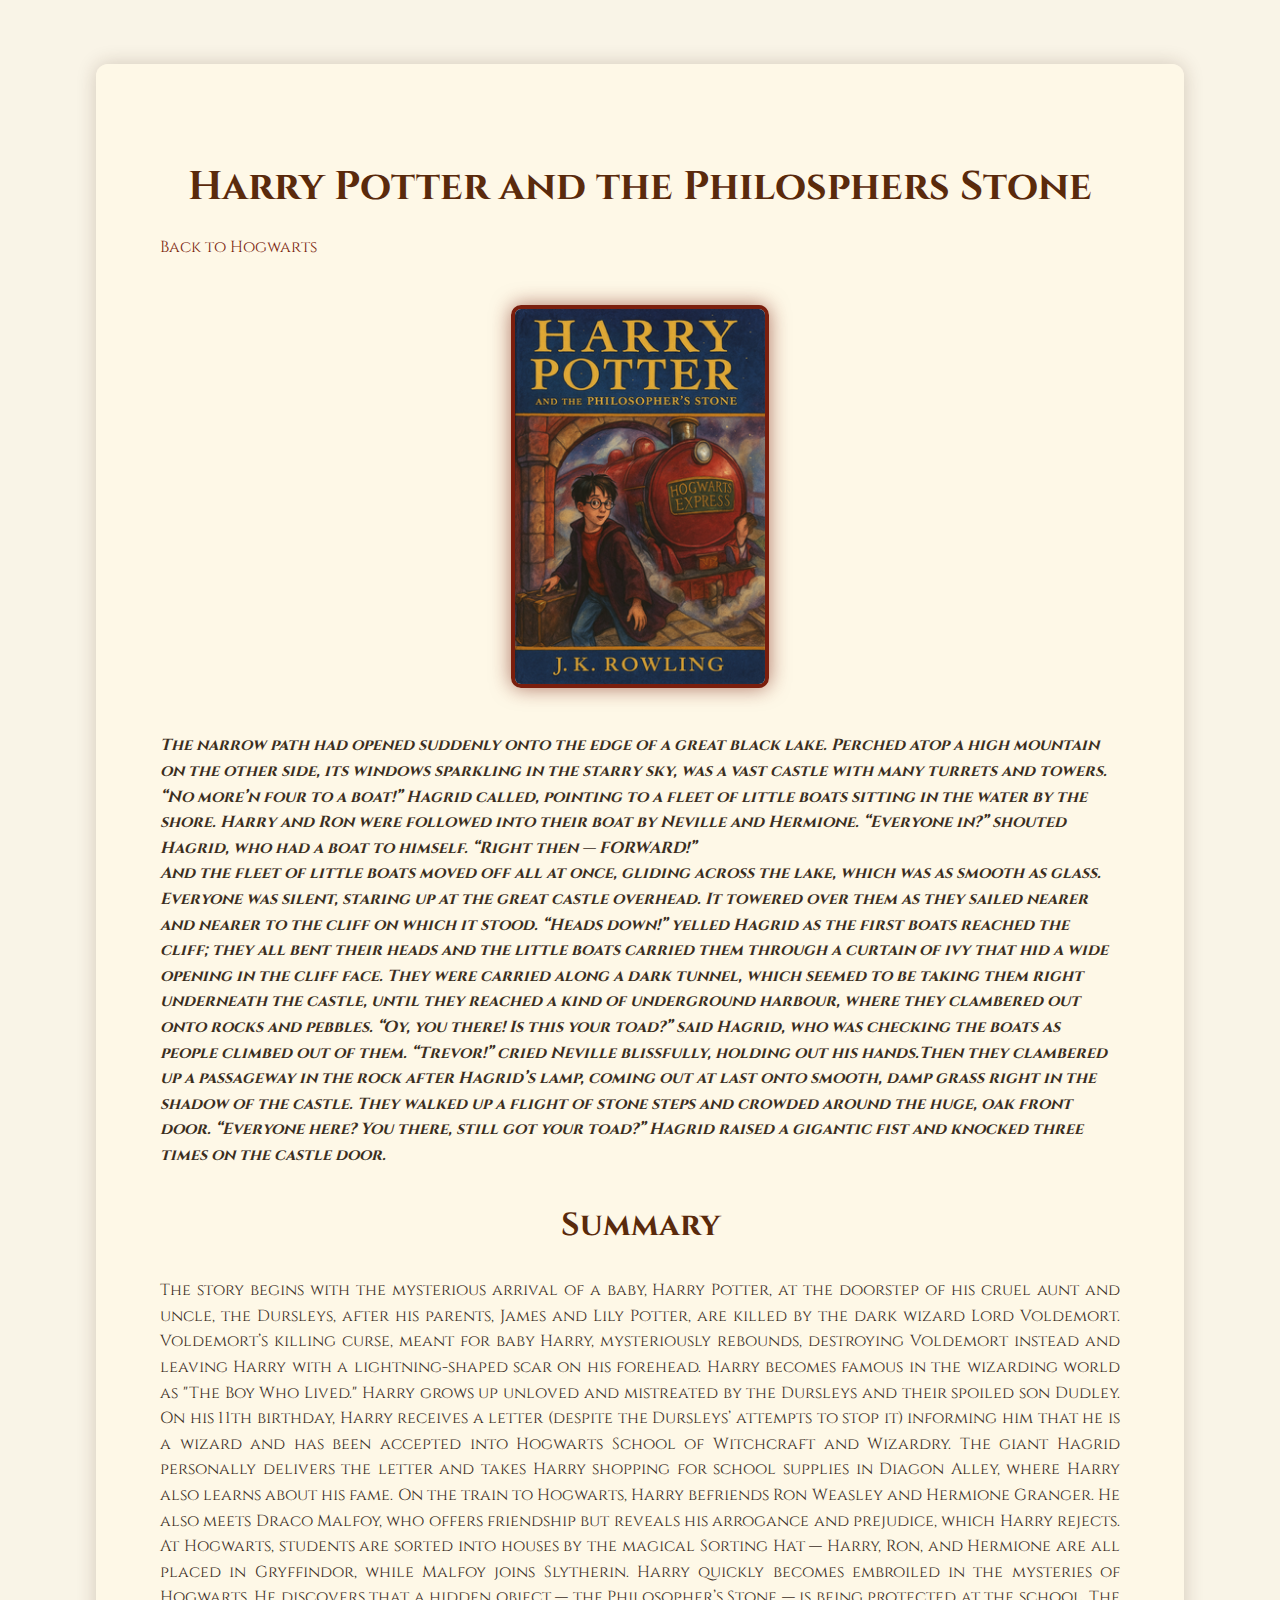
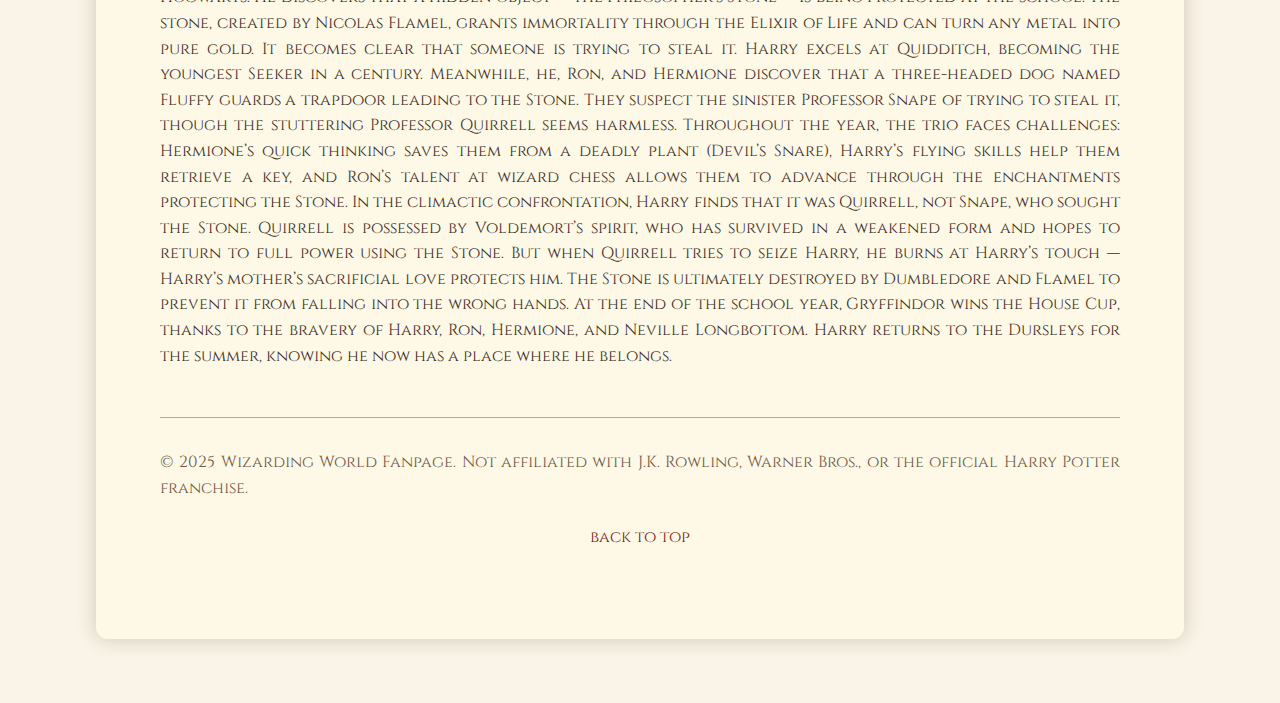
<file: PhilosphersStone.html>
<!DOCTYPE>
  <html>
    <head>
      <title>Harry Potter and the Philosphers Stone</title>
      <link href="https://fonts.googleapis.com/css2?family=Cinzel&display=swap" rel="stylesheet">
      <link rel="stylesheet" href="style.css">
    </head>
    <body>
      <main>
          <h1>Harry Potter and the Philosphers Stone</h1>
          <a href="index.html">Back to Hogwarts</a>
          <img src="img/PS.png">
          <address>
            <b>
              The narrow path had opened suddenly onto the edge of a great black lake. Perched atop a high mountain on the other side, its windows sparkling in the starry sky, was a vast castle with many turrets and towers.
“No more’n four to a boat!” Hagrid called, pointing to a fleet of little boats sitting in the water by the shore. Harry and Ron were followed into their boat by Neville and Hermione.
“Everyone in?” shouted Hagrid, who had a boat to himself. “Right then — FORWARD!”
<br>
    And the fleet of little boats moved off all at once, gliding across the lake, which was as smooth as glass. Everyone was silent, staring up at the great castle overhead. It towered over them as they sailed nearer and nearer to the cliff on which it stood.
“Heads down!” yelled Hagrid as the first boats reached the cliff; they all bent their heads and the little boats carried them through a curtain of ivy that hid a wide opening in the cliff face. They were carried along a dark tunnel, which seemed to be taking them right underneath the castle, until they reached a kind of underground harbour, where they clambered out onto rocks and pebbles.
“Oy, you there! Is this your toad?” said Hagrid, who was checking the boats as people climbed out of them.
“Trevor!” cried Neville blissfully, holding out his hands.Then they clambered up a passageway in the rock after Hagrid’s lamp, coming out at last onto smooth, damp grass right in the shadow of the castle.
They walked up a flight of stone steps and crowded around the huge, oak front door.
“Everyone here? You there, still got your toad?” Hagrid raised a gigantic fist and knocked three times on the castle door.
            </b>
          </address>
          <h2>Summary</h2>
            <p>
              The story begins with the mysterious arrival of a baby, Harry Potter, at the doorstep of his cruel aunt and uncle, the Dursleys, after his parents, James and Lily Potter, are killed by the dark wizard Lord Voldemort. Voldemort’s killing curse, meant for baby Harry, mysteriously rebounds, destroying Voldemort instead and leaving Harry with a lightning-shaped scar on his forehead. Harry becomes famous in the wizarding world as "The Boy Who Lived."
Harry grows up unloved and mistreated by the Dursleys and their spoiled son Dudley. On his 11th birthday, Harry receives a letter (despite the Dursleys’ attempts to stop it) informing him that he is a wizard and has been accepted into Hogwarts School of Witchcraft and Wizardry. The giant Hagrid personally delivers the letter and takes Harry shopping for school supplies in Diagon Alley, where Harry also learns about his fame.
On the train to Hogwarts, Harry befriends Ron Weasley and Hermione Granger. He also meets Draco Malfoy, who offers friendship but reveals his arrogance and prejudice, which Harry rejects. At Hogwarts, students are sorted into houses by the magical Sorting Hat — Harry, Ron, and Hermione are all placed in Gryffindor, while Malfoy joins Slytherin.
Harry quickly becomes embroiled in the mysteries of Hogwarts. He discovers that a hidden object — the Philosopher’s Stone — is being protected at the school. The stone, created by Nicolas Flamel, grants immortality through the Elixir of Life and can turn any metal into pure gold. It becomes clear that someone is trying to steal it.
Harry excels at Quidditch, becoming the youngest Seeker in a century. Meanwhile, he, Ron, and Hermione discover that a three-headed dog named Fluffy guards a trapdoor leading to the Stone. They suspect the sinister Professor Snape of trying to steal it, though the stuttering Professor Quirrell seems harmless.
Throughout the year, the trio faces challenges: Hermione’s quick thinking saves them from a deadly plant (Devil’s Snare), Harry’s flying skills help them retrieve a key, and Ron’s talent at wizard chess allows them to advance through the enchantments protecting the Stone.
In the climactic confrontation, Harry finds that it was Quirrell, not Snape, who sought the Stone. Quirrell is possessed by Voldemort’s spirit, who has survived in a weakened form and hopes to return to full power using the Stone. But when Quirrell tries to seize Harry, he burns at Harry’s touch — Harry’s mother’s sacrificial love protects him. The Stone is ultimately destroyed by Dumbledore and Flamel to prevent it from falling into the wrong hands.
At the end of the school year, Gryffindor wins the House Cup, thanks to the bravery of Harry, Ron, Hermione, and Neville Longbottom. Harry returns to the Dursleys for the summer, knowing he now has a place where he belongs.
            </p>
            <footer>
              <p>&copy; 2025 Wizarding World Fanpage. Not affiliated with J.K. Rowling, Warner Bros., or the official Harry Potter franchise.</p>
            </footer>
            <a href="PhilosphersStone.html">back to top</a>
      </main>
    </body>
  </html>
</file>
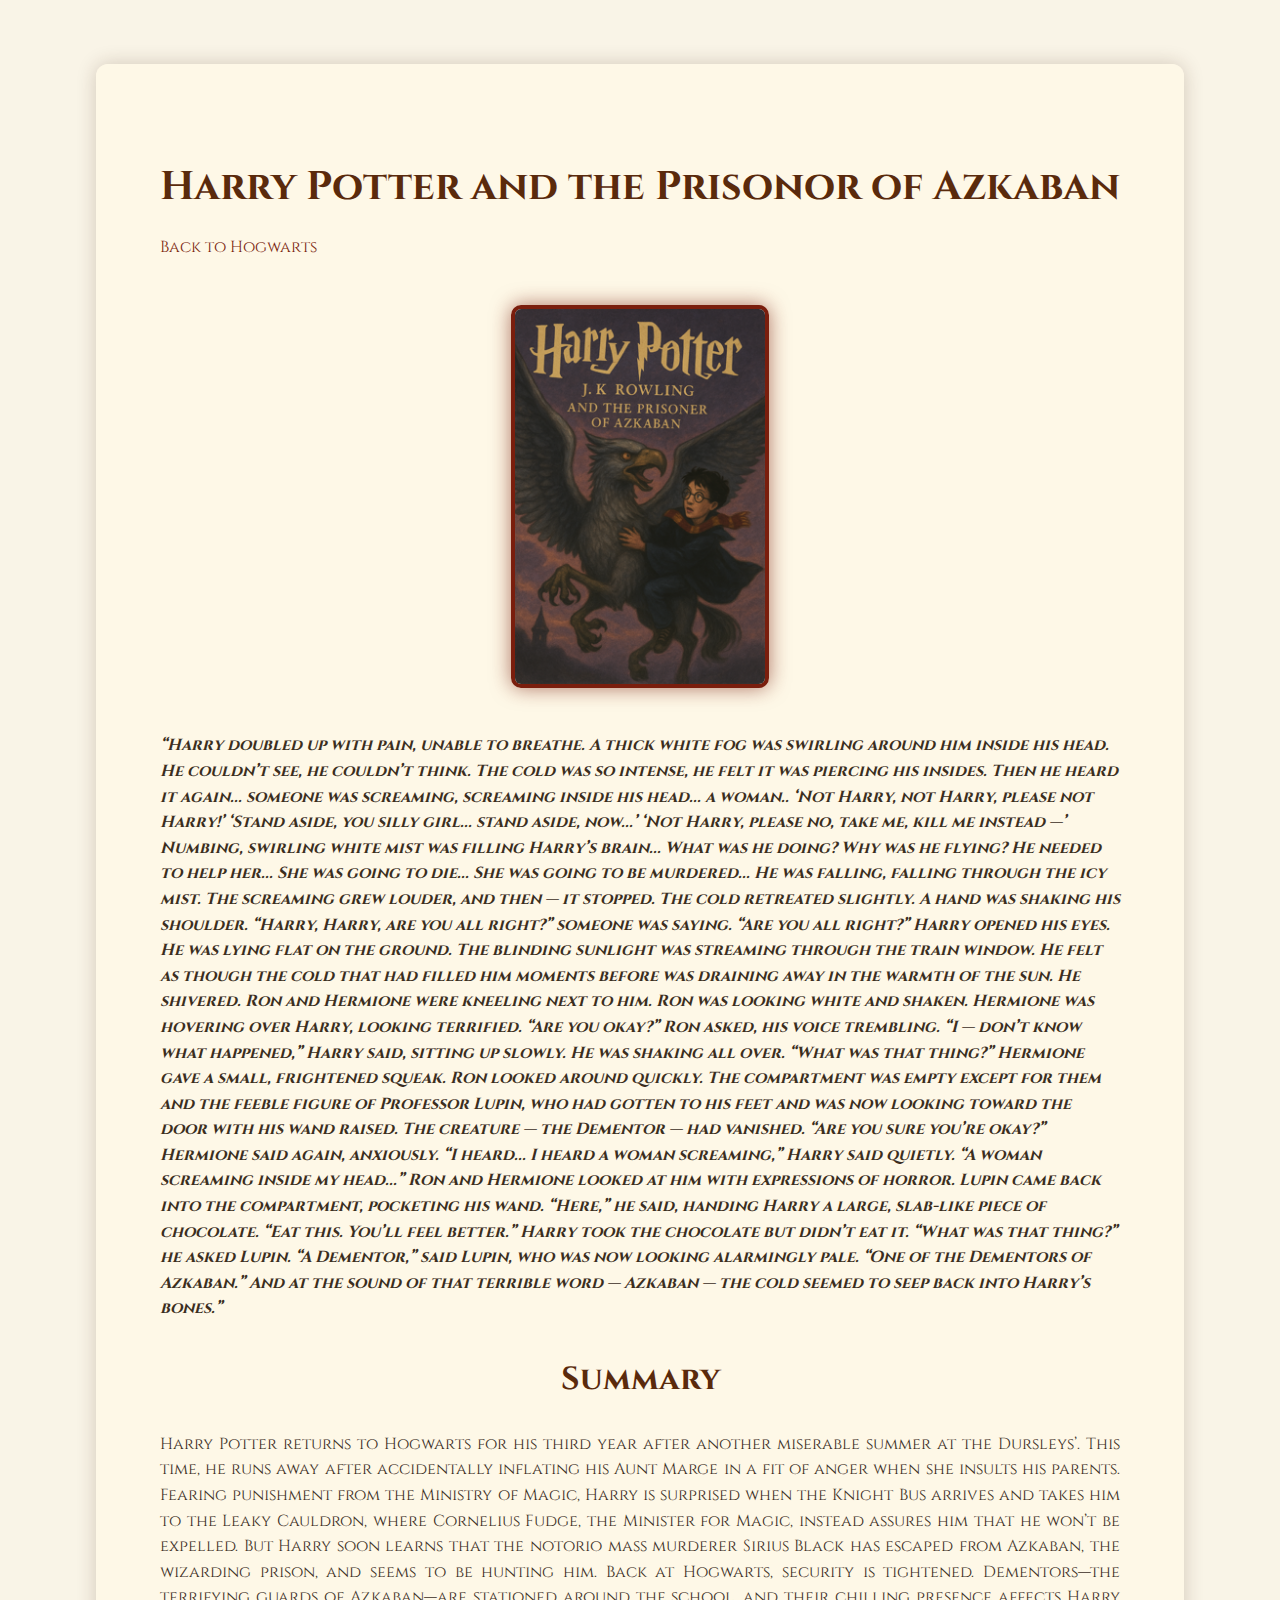
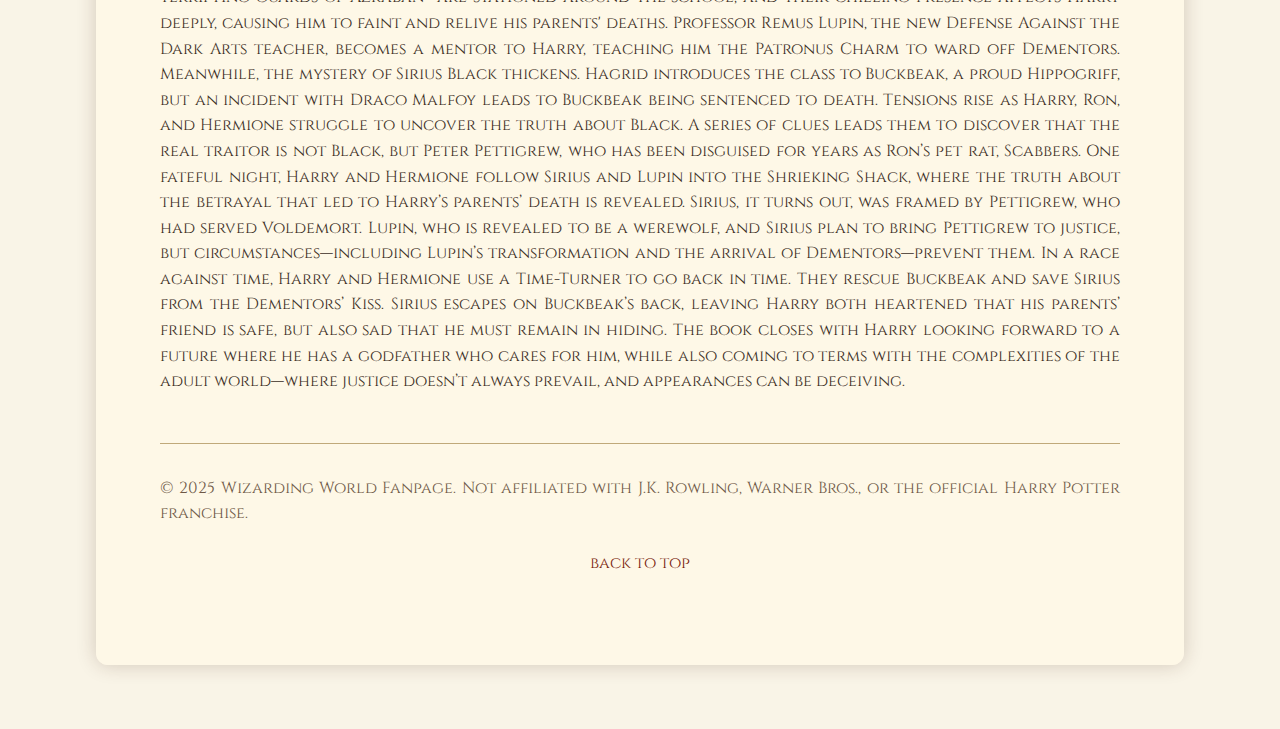
<file: Prisnor of Azkaban.html>
<!DOCTYPE>
  <html>
    <head>
      <title>Harry Potter and the Philosphers Stone</title>
      <link href="https://fonts.googleapis.com/css2?family=Cinzel&display=swap" rel="stylesheet">
      <link rel="stylesheet" href="style.css">
    </head>
    <body>
      <main>
          <h1>Harry Potter and the Prisonor of Azkaban</h1>
          <a href="index.html">Back to Hogwarts</a>
          <img src="img/PA.png">
          <address>
            <b>
              “Harry doubled up with pain, unable to breathe. A thick white fog was swirling around him inside his head. He couldn’t see, he couldn’t think. The cold was so intense, he felt it was piercing his insides. Then he heard it again... someone was screaming, screaming inside his head... a woman..
      ‘Not Harry, not Harry, please not Harry!’
      ‘Stand aside, you silly girl... stand aside, now...’
      ‘Not Harry, please no, take me, kill me instead —’
      Numbing, swirling white mist was filling Harry’s brain... What was he doing? Why was he flying? He needed to help her... She was going to die... She was going to be murdered...
      He was falling, falling through the icy mist. The screaming grew louder, and then — it stopped. The cold retreated slightly. A hand was shaking his shoulder.
      “Harry, Harry, are you all right?” someone was saying. “Are you all right?”
      Harry opened his eyes. He was lying flat on the ground. The blinding sunlight was streaming through the train window. He felt as though the cold that had filled him moments before was draining away in the warmth of the sun. He shivered.
      Ron and Hermione were kneeling next to him. Ron was looking white and shaken. Hermione was hovering over Harry, looking terrified.
      “Are you okay?” Ron asked, his voice trembling.
      “I — don’t know what happened,” Harry said, sitting up slowly. He was shaking all over. “What was that thing?”
      Hermione gave a small, frightened squeak. Ron looked around quickly. The compartment was empty except for them and the feeble figure of Professor Lupin, who had gotten to his feet and was now looking toward the door with his wand raised.
      The creature — the Dementor — had vanished.
      “Are you sure you’re okay?” Hermione said again, anxiously.
      “I heard... I heard a woman screaming,” Harry said quietly. “A woman screaming inside my head...”
      Ron and Hermione looked at him with expressions of horror.
      Lupin came back into the compartment, pocketing his wand.
      “Here,” he said, handing Harry a large, slab-like piece of chocolate. “Eat this. You’ll feel better.”
      Harry took the chocolate but didn’t eat it.
      “What was that thing?” he asked Lupin.
      “A Dementor,” said Lupin, who was now looking alarmingly pale. “One of the Dementors of Azkaban.”
      And at the sound of that terrible word — Azkaban — the cold seemed to seep back into Harry’s bones.”
            </b>
          </address>
          <h2>Summary</h2>
            <p>
              Harry Potter returns to Hogwarts for his third year after another miserable summer at the Dursleys’. This time, he runs away after accidentally inflating his Aunt Marge in a fit of anger when she insults his parents. Fearing punishment from the Ministry of Magic, Harry is surprised when the Knight Bus arrives and takes him to the Leaky Cauldron, where Cornelius Fudge, the Minister for Magic, instead assures him that he won’t be expelled. But Harry soon learns that the notorio
mass murderer Sirius Black has escaped from Azkaban, the wizarding prison, and seems to be hunting him.
Back at Hogwarts, security is tightened. Dementors—the terrifying guards of Azkaban—are stationed around the school, and their chilling presence affects Harry deeply, causing him to faint and relive his parents' deaths. Professor Remus Lupin, the new Defense Against the Dark Arts teacher, becomes a mentor to Harry, teaching him the Patronus Charm to ward off Dementors.
Meanwhile, the mystery of Sirius Black thickens. Hagrid introduces the class to Buckbeak, a proud Hippogriff, but an incident with Draco Malfoy leads to Buckbeak being sentenced to death. Tensions rise as Harry, Ron, and Hermione struggle to uncover the truth about Black. A series of clues leads them to discover that the real traitor is not Black, but Peter Pettigrew, who has been disguised for years as Ron’s pet rat, Scabbers.
One fateful night, Harry and Hermione follow Sirius and Lupin into the Shrieking Shack, where the truth about the betrayal that led to Harry’s parents’ death is revealed. Sirius, it turns out, was framed by Pettigrew, who had served Voldemort. Lupin, who is revealed to be a werewolf, and Sirius plan to bring Pettigrew to justice, but circumstances—including Lupin’s transformation and the arrival of Dementors—prevent them.
In a race against time, Harry and Hermione use a Time-Turner to go back in time. They rescue Buckbeak and save Sirius from the Dementors’ Kiss. Sirius escapes on Buckbeak’s back, leaving Harry both heartened that his parents’ friend is safe, but also sad that he must remain in hiding.
The book closes with Harry looking forward to a future where he has a godfather who cares for him, while also coming to terms with the complexities of the adult world—where justice doesn’t always prevail, and appearances can be deceiving.
            </p>
            <footer>
              <p>&copy; 2025 Wizarding World Fanpage. Not affiliated with J.K. Rowling, Warner Bros., or the official Harry Potter franchise.</p>
            </footer>
            <a href="Prisnor of Azkaban.html">back to top</a>
      </main>
    </body>
  </html>
</file>
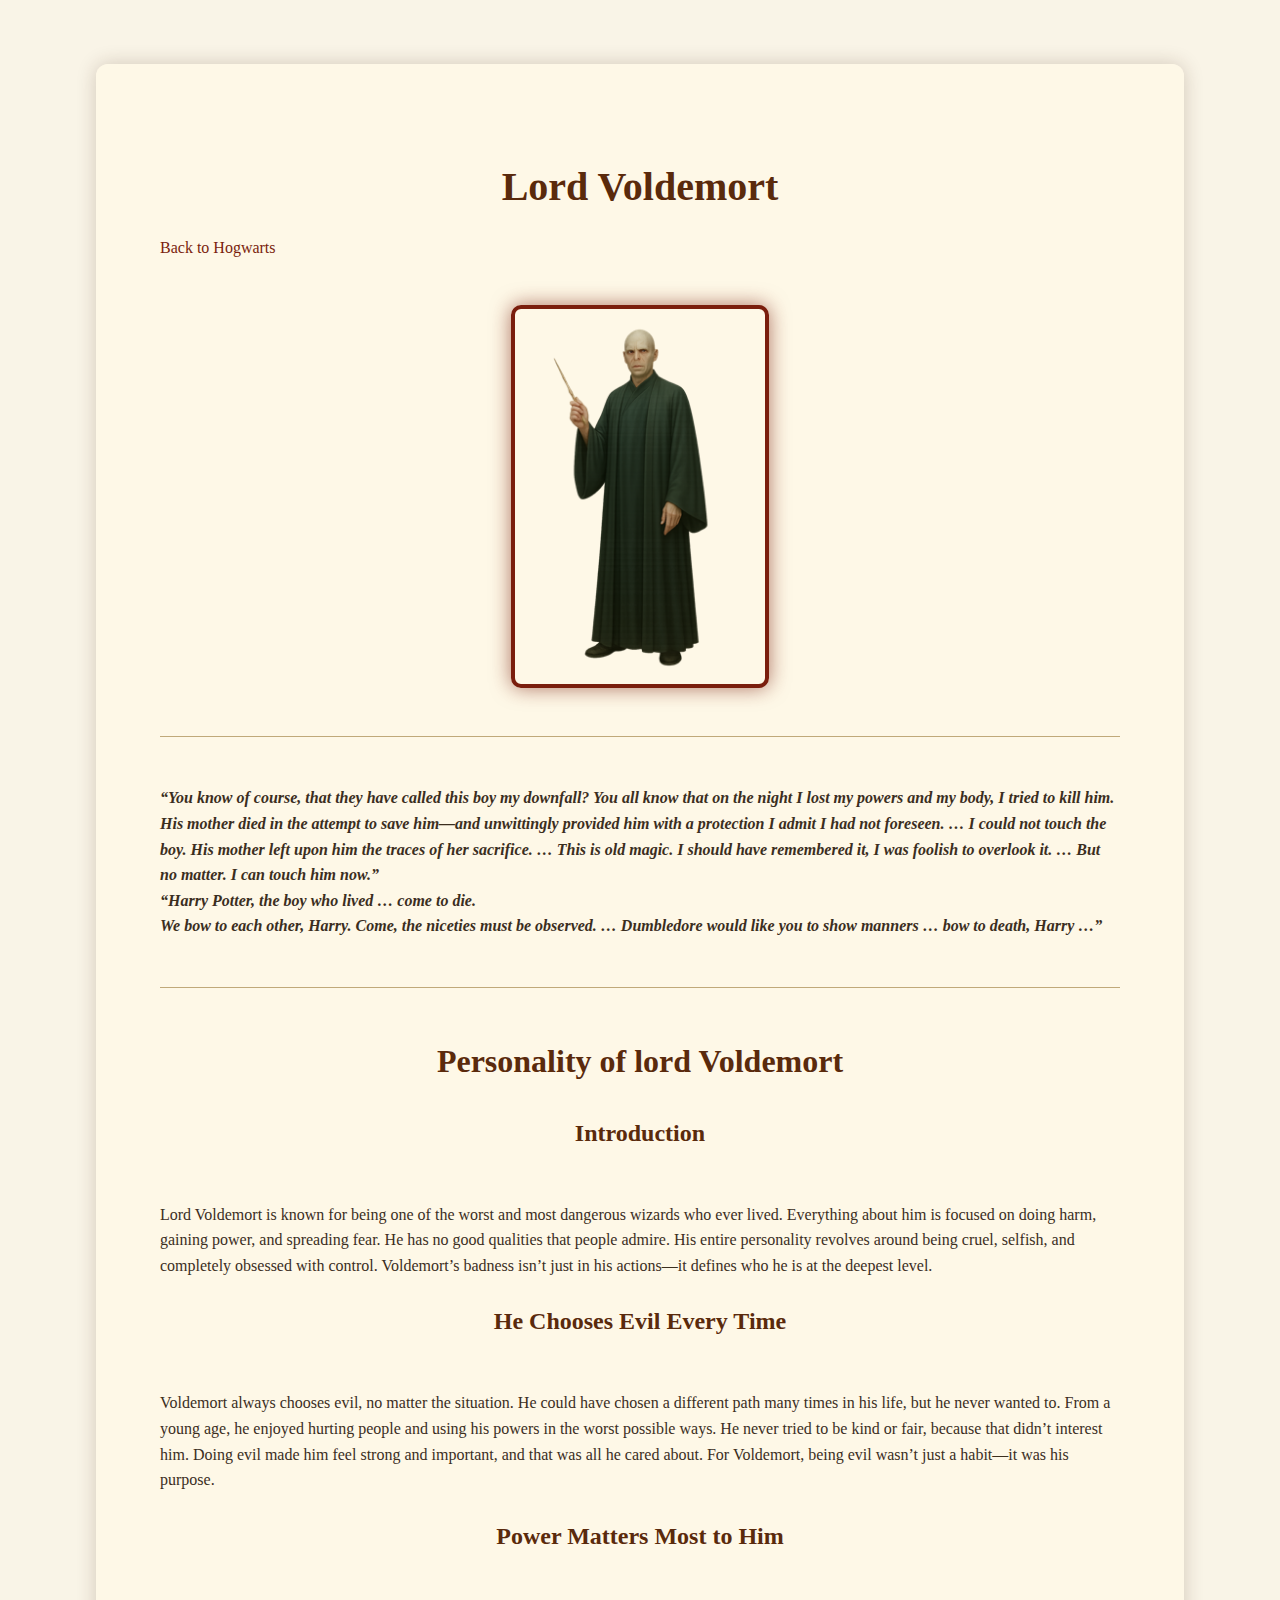
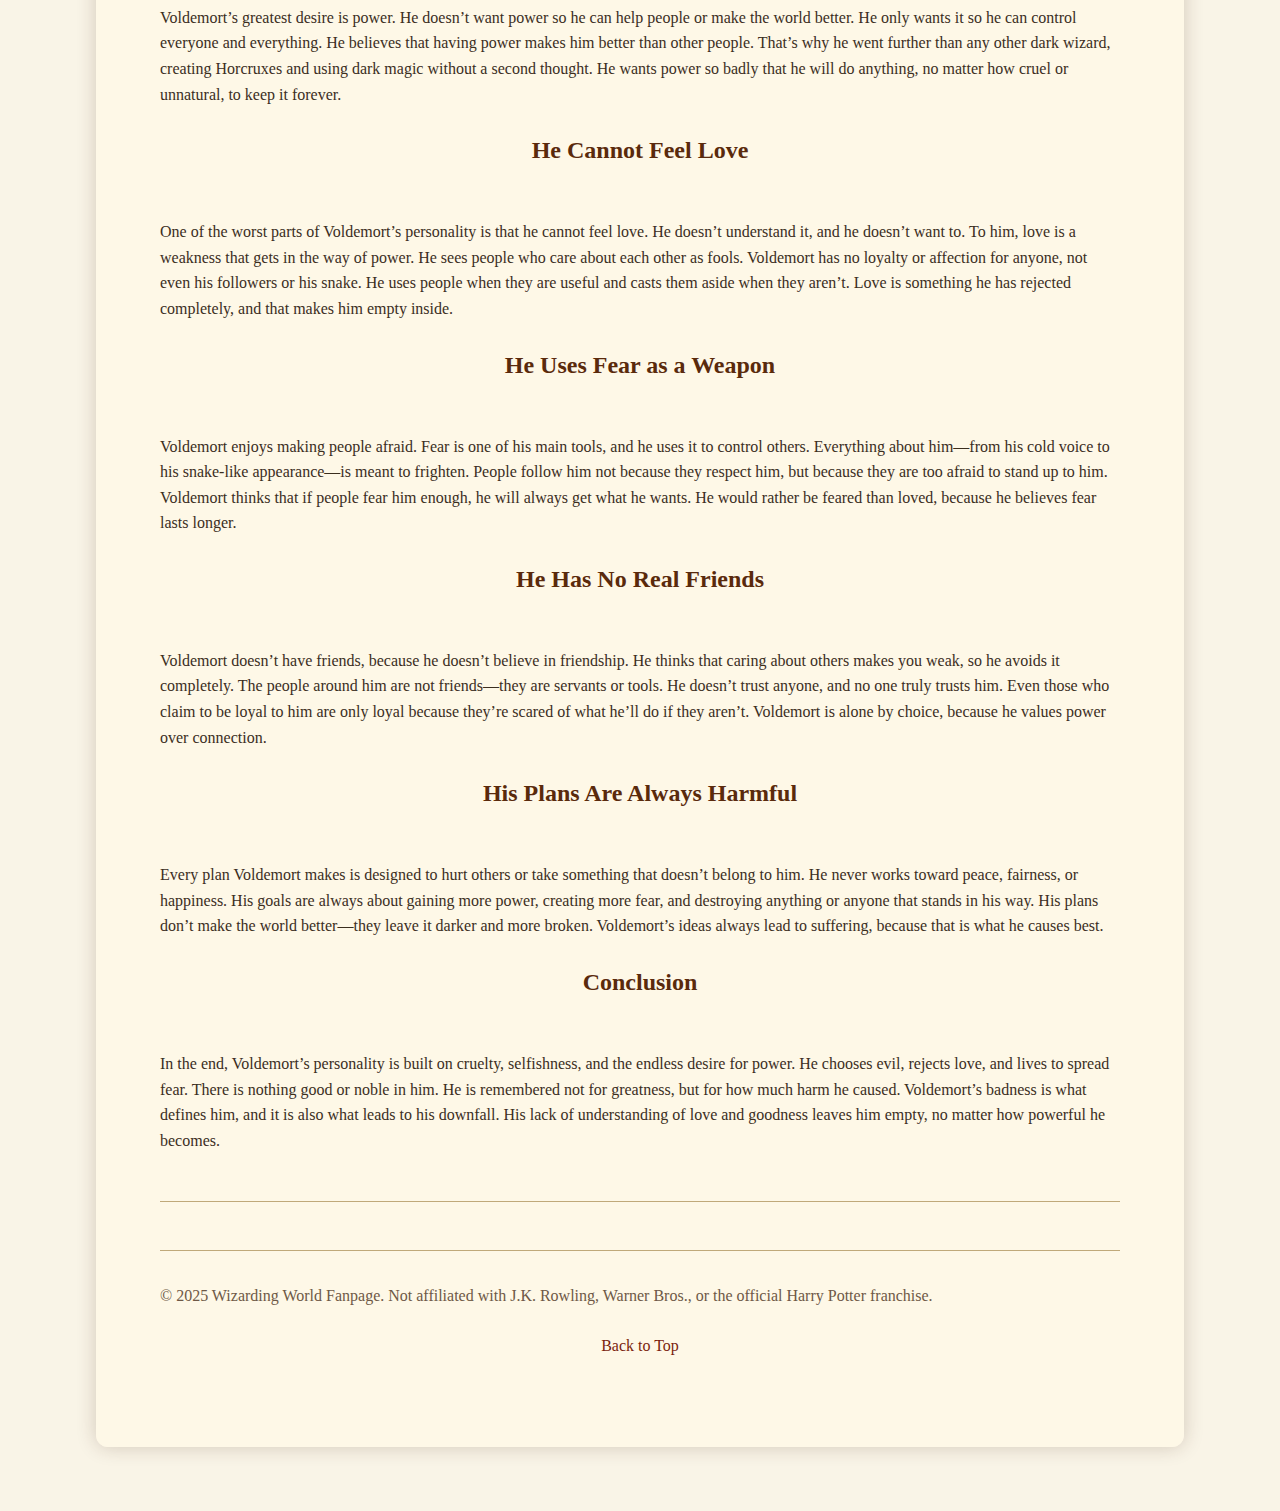
<file: RonWeasly.html>
<!doctype>
  <html lang="en" dir="ltr">
    <head>
      <meta charset="utf-8">
      <title>Lord Voldemort</title>
      <link rel="stylesheet" href="style.css">
    </head>
    <body>
      <main>
            <h1>Lord Voldemort</h1>
              <a href="index.html">Back to Hogwarts</a>
            <img src="img/LV.png" class="profile-pic">
            <address>
              <b>
<hr>
“You know of course, that they have called this boy my downfall? You all know that on the night I lost my powers and my body, I tried to kill him. His mother died in the attempt to save him—and unwittingly provided him with a protection I admit I had not foreseen. … I could not touch the boy. His mother left upon him the traces of her sacrifice. … This is old magic. I should have remembered it, I was foolish to overlook it. … But no matter. I can touch him now.”
<br>
“Harry Potter, the boy who lived … come to die.
<br>
We bow to each other, Harry. Come, the niceties must be observed. … Dumbledore would like you to show manners … bow to death, Harry …”
<hr>
              </b>
            </address>
            <h2>Personality of lord Voldemort</h2>
            <h3>Introduction</h3>
<br>
            Lord Voldemort is known for being one of the worst and most dangerous wizards who ever lived. Everything about him is focused on doing harm, gaining power, and spreading fear. He has no good qualities that people admire. His entire personality revolves around being cruel, selfish, and completely obsessed with control. Voldemort’s badness isn’t just in his actions—it defines who he is at the deepest level.<br>

            <h3>He Chooses Evil Every Time</h3>
<br>
            Voldemort always chooses evil, no matter the situation. He could have chosen a different path many times in his life, but he never wanted to. From a young age, he enjoyed hurting people and using his powers in the worst possible ways. He never tried to be kind or fair, because that didn’t interest him. Doing evil made him feel strong and important, and that was all he cared about. For Voldemort, being evil wasn’t just a habit—it was his purpose.<br>

            <h3>Power Matters Most to Him</h3>
<br>
            Voldemort’s greatest desire is power. He doesn’t want power so he can help people or make the world better. He only wants it so he can control everyone and everything. He believes that having power makes him better than other people. That’s why he went further than any other dark wizard, creating Horcruxes and using dark magic without a second thought. He wants power so badly that he will do anything, no matter how cruel or unnatural, to keep it forever.<br>

            <h3>He Cannot Feel Love</h3>
<br>
            One of the worst parts of Voldemort’s personality is that he cannot feel love. He doesn’t understand it, and he doesn’t want to. To him, love is a weakness that gets in the way of power. He sees people who care about each other as fools. Voldemort has no loyalty or affection for anyone, not even his followers or his snake. He uses people when they are useful and casts them aside when they aren’t. Love is something he has rejected completely, and that makes him empty inside.<br>

            <h3>He Uses Fear as a Weapon</h3>
<br>
            Voldemort enjoys making people afraid. Fear is one of his main tools, and he uses it to control others. Everything about him—from his cold voice to his snake-like appearance—is meant to frighten. People follow him not because they respect him, but because they are too afraid to stand up to him. Voldemort thinks that if people fear him enough, he will always get what he wants. He would rather be feared than loved, because he believes fear lasts longer.<br>

            <h3>He Has No Real Friends</h3>
<br>
            Voldemort doesn’t have friends, because he doesn’t believe in friendship. He thinks that caring about others makes you weak, so he avoids it completely. The people around him are not friends—they are servants or tools. He doesn’t trust anyone, and no one truly trusts him. Even those who claim to be loyal to him are only loyal because they’re scared of what he’ll do if they aren’t. Voldemort is alone by choice, because he values power over connection.<br>

            <h3>His Plans Are Always Harmful</h3>
<br>
            Every plan Voldemort makes is designed to hurt others or take something that doesn’t belong to him. He never works toward peace, fairness, or happiness. His goals are always about gaining more power, creating more fear, and destroying anything or anyone that stands in his way. His plans don’t make the world better—they leave it darker and more broken. Voldemort’s ideas always lead to suffering, because that is what he causes best.<br>

            <h3>Conclusion</h3>
<br>
            In the end, Voldemort’s personality is built on cruelty, selfishness, and the endless desire for power. He chooses evil, rejects love, and lives to spread fear. There is nothing good or noble in him. He is remembered not for greatness, but for how much harm he caused. Voldemort’s badness is what defines him, and it is also what leads to his downfall. His lack of understanding of love and goodness leaves him empty, no matter how powerful he becomes.<br>


<hr>
            <footer>
              <p>&copy; 2025 Wizarding World Fanpage. Not affiliated with J.K. Rowling, Warner Bros., or the official Harry Potter franchise.</p>
            </footer>
            <a href="Voldemort.html">Back to Top</a>
      </main>
    </body>
  </html>
</file>
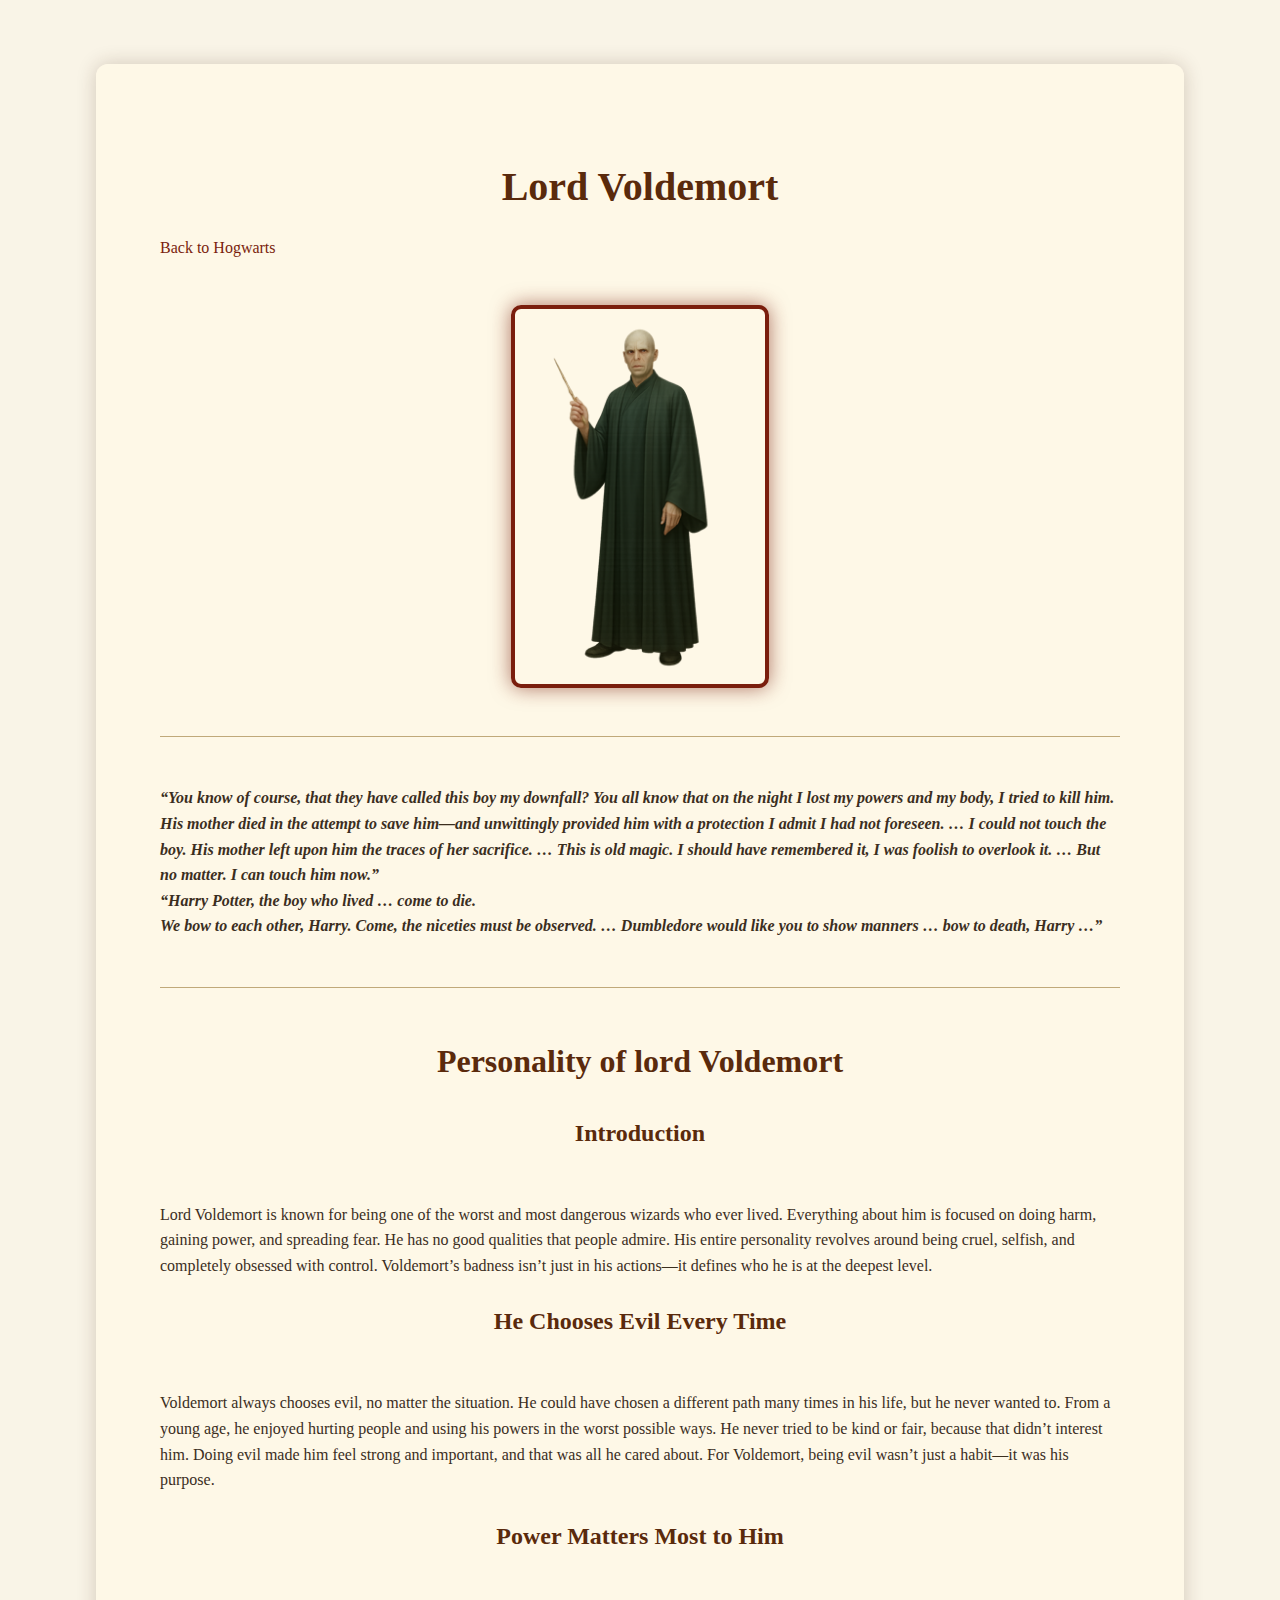
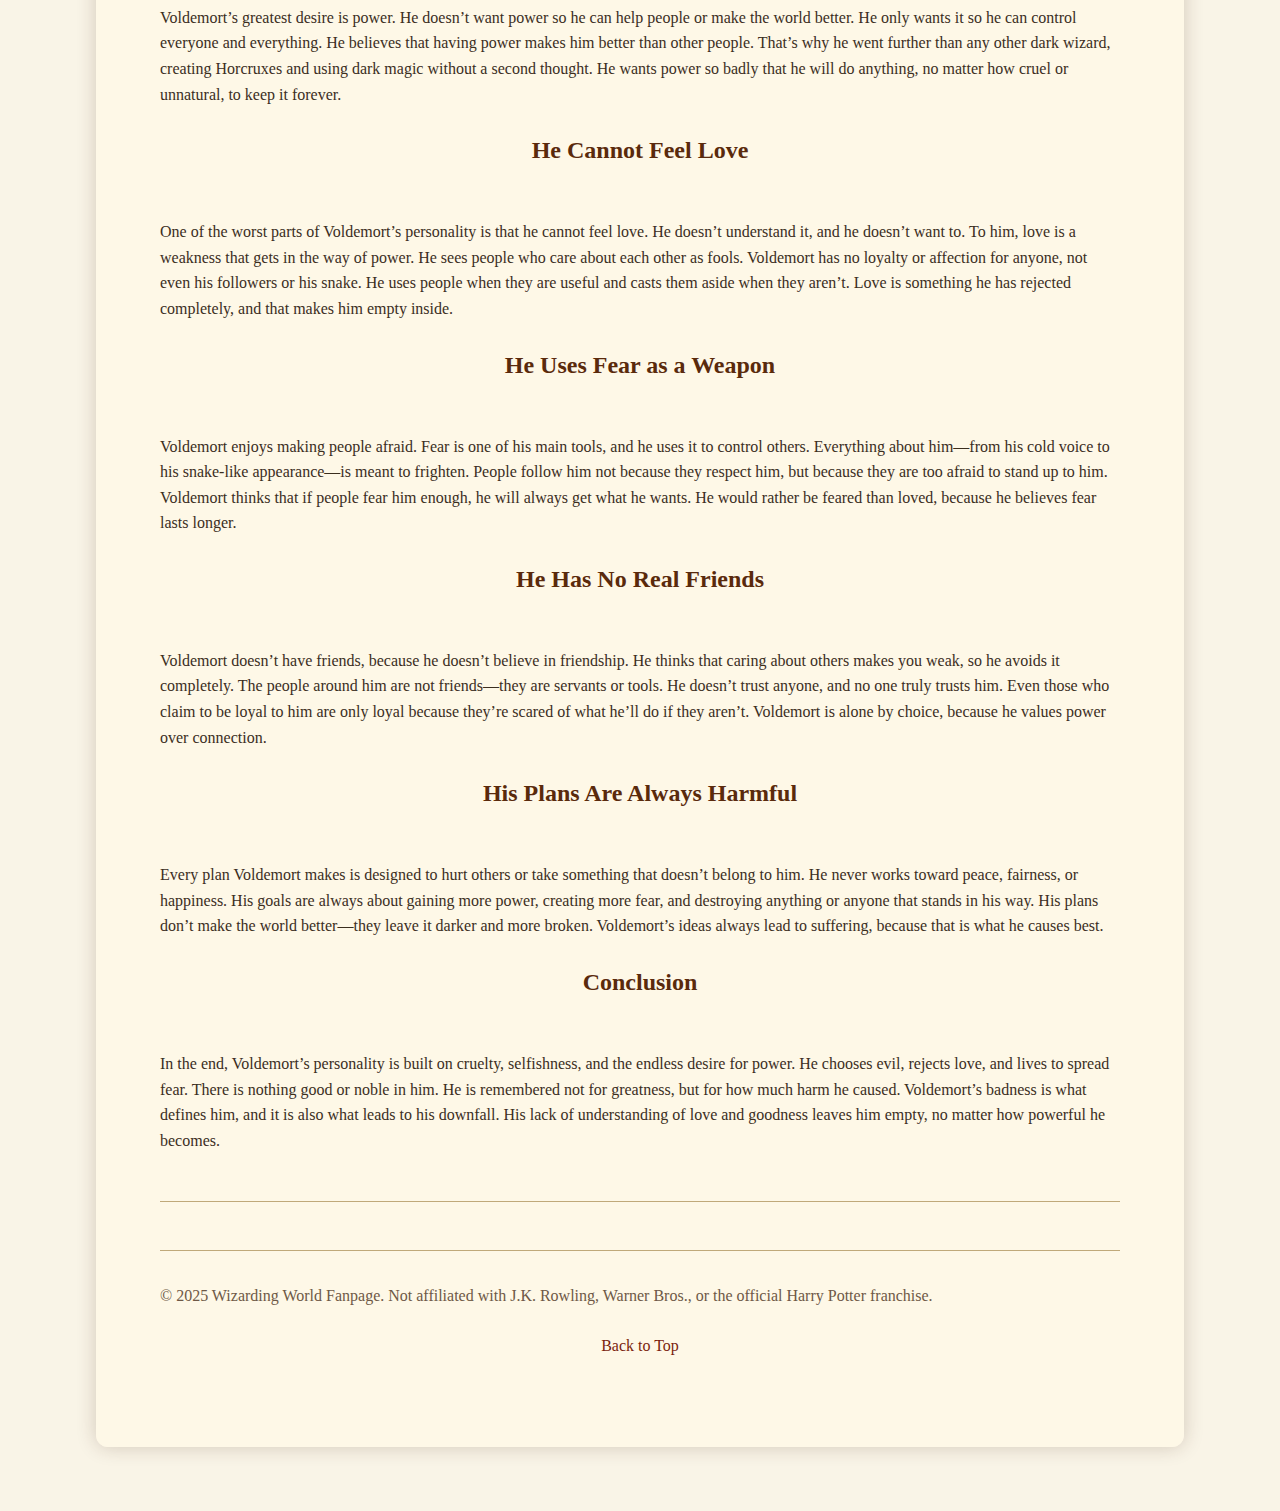
<file: Voldemort.html>
<!doctype>
  <html lang="en" dir="ltr">
    <head>
      <meta charset="utf-8">
      <title>Lord Voldemort</title>
      <link rel="stylesheet" href="style.css">
    </head>
    <body>
      <main>
            <h1>Lord Voldemort</h1>
              <a href="index.html">Back to Hogwarts</a>
            <img src="img/LV.png">
            <address>
              <b>
<hr>
“You know of course, that they have called this boy my downfall? You all know that on the night I lost my powers and my body, I tried to kill him. His mother died in the attempt to save him—and unwittingly provided him with a protection I admit I had not foreseen. … I could not touch the boy. His mother left upon him the traces of her sacrifice. … This is old magic. I should have remembered it, I was foolish to overlook it. … But no matter. I can touch him now.”
<br>
“Harry Potter, the boy who lived … come to die.
<br>
We bow to each other, Harry. Come, the niceties must be observed. … Dumbledore would like you to show manners … bow to death, Harry …”
<hr>
              </b>
            </address>
            <h2>Personality of lord Voldemort</h2>
            <h3>Introduction</h3>
<br>
            Lord Voldemort is known for being one of the worst and most dangerous wizards who ever lived. Everything about him is focused on doing harm, gaining power, and spreading fear. He has no good qualities that people admire. His entire personality revolves around being cruel, selfish, and completely obsessed with control. Voldemort’s badness isn’t just in his actions—it defines who he is at the deepest level.<br>

            <h3>He Chooses Evil Every Time</h3>
<br>
            Voldemort always chooses evil, no matter the situation. He could have chosen a different path many times in his life, but he never wanted to. From a young age, he enjoyed hurting people and using his powers in the worst possible ways. He never tried to be kind or fair, because that didn’t interest him. Doing evil made him feel strong and important, and that was all he cared about. For Voldemort, being evil wasn’t just a habit—it was his purpose.<br>

            <h3>Power Matters Most to Him</h3>
<br>
            Voldemort’s greatest desire is power. He doesn’t want power so he can help people or make the world better. He only wants it so he can control everyone and everything. He believes that having power makes him better than other people. That’s why he went further than any other dark wizard, creating Horcruxes and using dark magic without a second thought. He wants power so badly that he will do anything, no matter how cruel or unnatural, to keep it forever.<br>

            <h3>He Cannot Feel Love</h3>
<br>
            One of the worst parts of Voldemort’s personality is that he cannot feel love. He doesn’t understand it, and he doesn’t want to. To him, love is a weakness that gets in the way of power. He sees people who care about each other as fools. Voldemort has no loyalty or affection for anyone, not even his followers or his snake. He uses people when they are useful and casts them aside when they aren’t. Love is something he has rejected completely, and that makes him empty inside.<br>

            <h3>He Uses Fear as a Weapon</h3>
<br>
            Voldemort enjoys making people afraid. Fear is one of his main tools, and he uses it to control others. Everything about him—from his cold voice to his snake-like appearance—is meant to frighten. People follow him not because they respect him, but because they are too afraid to stand up to him. Voldemort thinks that if people fear him enough, he will always get what he wants. He would rather be feared than loved, because he believes fear lasts longer.<br>

            <h3>He Has No Real Friends</h3>
<br>
            Voldemort doesn’t have friends, because he doesn’t believe in friendship. He thinks that caring about others makes you weak, so he avoids it completely. The people around him are not friends—they are servants or tools. He doesn’t trust anyone, and no one truly trusts him. Even those who claim to be loyal to him are only loyal because they’re scared of what he’ll do if they aren’t. Voldemort is alone by choice, because he values power over connection.<br>

            <h3>His Plans Are Always Harmful</h3>
<br>
            Every plan Voldemort makes is designed to hurt others or take something that doesn’t belong to him. He never works toward peace, fairness, or happiness. His goals are always about gaining more power, creating more fear, and destroying anything or anyone that stands in his way. His plans don’t make the world better—they leave it darker and more broken. Voldemort’s ideas always lead to suffering, because that is what he causes best.<br>

            <h3>Conclusion</h3>
<br>
            In the end, Voldemort’s personality is built on cruelty, selfishness, and the endless desire for power. He chooses evil, rejects love, and lives to spread fear. There is nothing good or noble in him. He is remembered not for greatness, but for how much harm he caused. Voldemort’s badness is what defines him, and it is also what leads to his downfall. His lack of understanding of love and goodness leaves him empty, no matter how powerful he becomes.<br>


<hr>
            <footer>
              <p>&copy; 2025 Wizarding World Fanpage. Not affiliated with J.K. Rowling, Warner Bros., or the official Harry Potter franchise.</p>
            </footer>
            <a href="Voldemort.html">Back to Top</a>
      </main>
    </body>
  </html>
</file>
<file: style.css>
body {
  font-family: 'Cinzel', serif;
  background: url('https://www.transparenttextures.com/patterns/paper-fibers.png') repeat, #f9f4e7;
  color: #3b2e1e;
  margin: 0;
  padding: 0;
  line-height: 1.6;
}

/* Centered layout */
main {
  position: relative;
  width: 90%;
  max-width: 960px;
  margin: 5vw auto;
  padding: 5vw;
  background: rgba(255, 248, 230, 0.85);
  box-shadow: 0 0 20px rgba(60, 30, 10, 0.2);
  border-radius: 12px;
  z-index: 1;
}

/* Hogwarts watermark behind content */
main::before {
  content: "";
  position: absolute;
  top: 50%;
  left: 50%;
  width: 60vw;
  max-width: 500px;
  height: 60vw;
  max-height: 500px;
  background: url('https://upload.wikimedia.org/wikipedia/en/4/44/Hogwartscrest.png') no-repeat center center;
  background-size: contain;
  opacity: 0.04;
  transform: translate(-50%, -50%);
  z-index: 0;
  pointer-events: none;
}

/* Headings */
h1, h2, h3 {
  color: #5a2a0c;
  text-align: center;
  position: relative;
  z-index: 1;
}

h1 {
  font-size: 2.5rem;
  margin-bottom: 1rem;
}

h2 {
  font-size: 2rem;
  margin-top: 2rem;
}

h3 {
  font-size: 1.5rem;
  margin-top: 1.5rem;
}

/* Paragraphs */
p {
  text-align: justify;
  position: relative;
  z-index: 1;
  font-size: 1rem;
}

/* Links */
a {
  color: #7a1e0d;
  text-decoration: none;
  position: relative;
  z-index: 1;
}

a:hover {
  color: #5a2a0c;
  text-decoration: underline;
}

/* Book list */
ul#ul {
  list-style: none;
  padding: 0;
}

ul#ul li {
  background: rgba(224, 211, 184, 0.8);
  margin: 0.8rem 0;
  padding: 1rem;
  border-radius: 10px;
  transition: background 0.3s, transform 0.2s;
}

ul#ul li:hover {
  background: rgba(214, 196, 163, 0.9);
  transform: scale(1.02);
}

/* Images */
img {
  display: block;
  margin: 5vh auto;
  width: 100%;
  max-width: 250px;
  border: 4px solid #7a1e0d;
  border-radius: 10px;
  box-shadow: 0 0 20px rgba(122, 30, 13, 0.6);
  transition: box-shadow 0.3s, transform 0.3s;
}

img:hover {
  box-shadow: 0 0 30px rgba(122, 30, 13, 0.9);
  transform: scale(1.02);
}

.profile-pic {
  animation: pulseGlow 2s infinite;
}

@keyframes pulseGlow {
  0% {
    box-shadow:
      0 0 15px rgba(80, 140, 255, 1),
      0 0 30px rgba(40, 60, 100, 0.8),
      0 0 45px rgba(0, 0, 0, 0.6);
  }
  50% {
    box-shadow:
      0 0 25px rgba(80, 140, 255, 1),
      0 0 40px rgba(40, 60, 100, 1),
      0 0 60px rgba(0, 0, 0, 0.7);
  }
  100% {
    box-shadow:
      0 0 15px rgba(80, 140, 255, 1),
      0 0 30px rgba(40, 60, 100, 0.8),
      0 0 45px rgba(0, 0, 0, 0.6);
  }
}

/* Footer */
footer {
  text-align: center;
  font-size: 0.9rem;
  color: #6e5846;
  margin-top: 3rem;
  padding-top: 1rem;
  border-top: 1px solid #c0a97a;
  position: relative;
  z-index: 1;
}

footer + a {
  display: block;
  text-align: center;
  margin: 1.5rem 0;
  z-index: 1;
  position: relative;
}

/* Divider line */
hr {
  margin: 3rem 0;
  border: none;
  height: 1px;
  background-color: #c0a97a;
}

/* -------- Responsive Typography -------- */
@media (max-width: 768px) {
  h1 {
    font-size: 2rem;
  }

  h2 {
    font-size: 1.5rem;
  }

  h3 {
    font-size: 1.2rem;
  }

  p, ul#ul li {
    font-size: 0.95rem;
  }

  main {
    padding: 6vw 4vw;
  }
}

@media (max-width: 480px) {
  main::before {
    width: 80vw;
    height: 80vw;
  }

  img {
    max-width: 90%;
  }

  main {
    padding: 8vw 5vw;
  }
}
</file>
